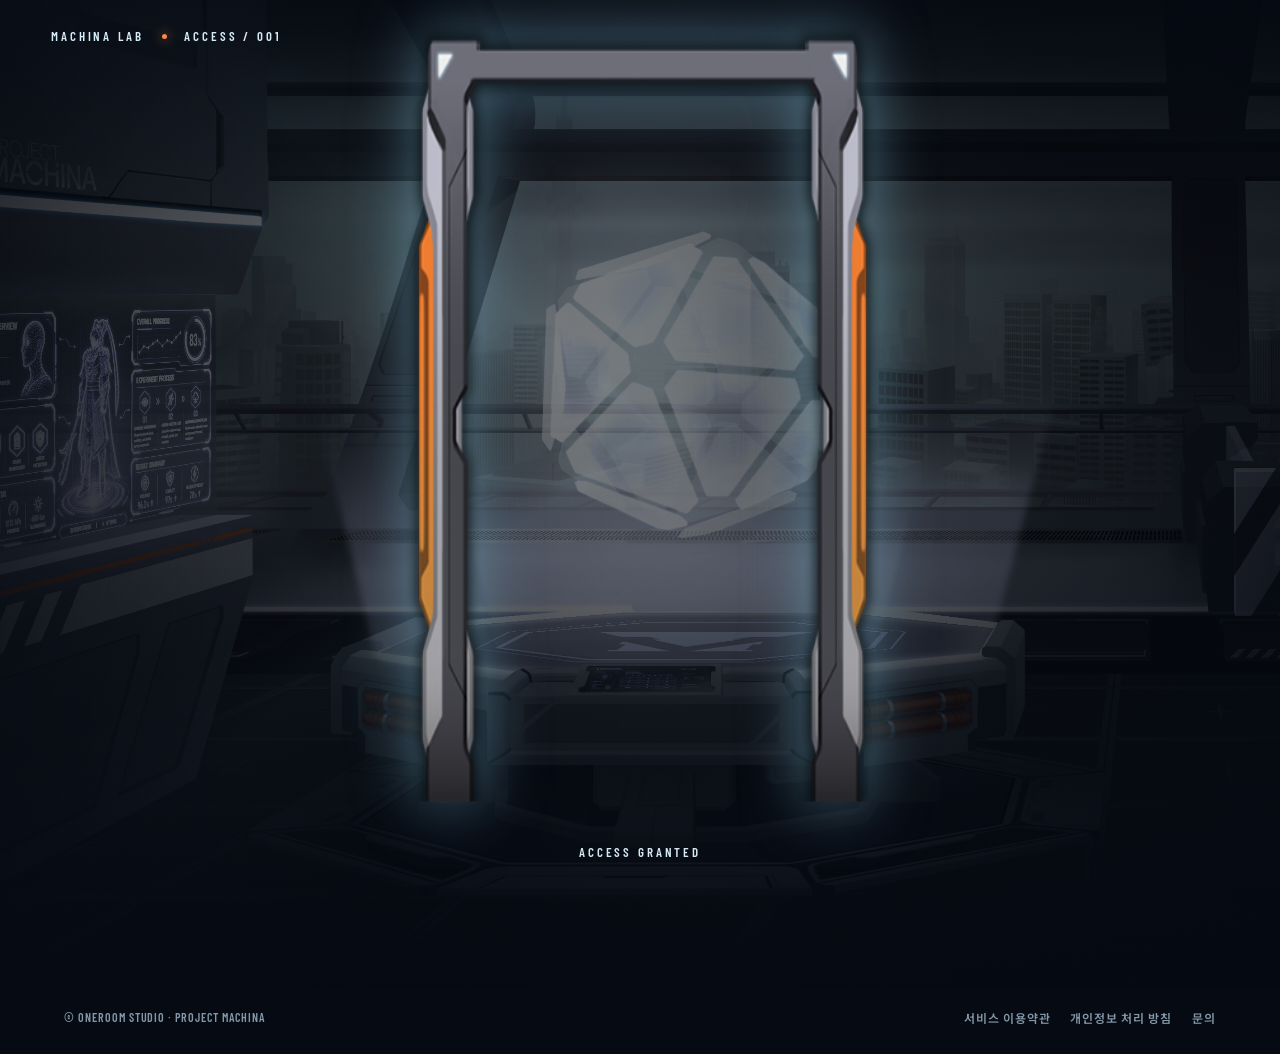
<file: index.html>
<!doctype html>
<html lang="ko">
<head>
  <meta charset="utf-8">
  <meta name="viewport" content="width=device-width, initial-scale=1">
  <meta name="theme-color" content="#080d18">
  <meta name="google-site-verification" content="Ud0TVq6FxoQUJIldXih3fmodZwzruPx28qauhJHwj6c">
  <title>프로젝트 마키나 | 지금 플레이</title>
  <meta name="description" content="연구소의 문이 열린다. 수집형 방치형 RPG 프로젝트 마키나를 Google Play에서 만나보세요. iOS 출시 알림 사전예약 접수 중.">
  <meta property="og:title" content="프로젝트 마키나 | 지금 플레이">
  <meta property="og:description" content="연구소의 문이 열린다. 지금 프로젝트 마키나의 세계로.">
  <meta property="og:image" content="https://www.orstudios.net/assets/img/market-1.jpg">
  <link rel="icon" href="assets/img/logo-machina.webp">
  <link rel="preconnect" href="https://fonts.googleapis.com">
  <link rel="preconnect" href="https://fonts.gstatic.com" crossorigin>
  <link href="https://fonts.googleapis.com/css2?family=Barlow+Condensed:wght@500;600;700;800&family=Noto+Sans+KR:wght@400;500;700;900&display=swap" rel="stylesheet">
  <link rel="preload" as="image" href="assets/img/Lobby_01_pin_fhd_2.png">
  <link rel="preload" as="image" href="assets/img/intro/player_male_illust.webp">
  <link rel="stylesheet" href="assets/campaign.css">
  <script>document.documentElement.classList.add("js")</script>
  <script src="assets/campaign.js" defer></script>
</head>
<body>
  <a class="skip-link" href="#download">다운로드로 바로 가기</a>
  <div class="site-shell">
    <main>
      <section class="scene" aria-label="프로젝트 마키나 연구소">
        <div class="scene-bg" aria-hidden="true"></div>
        <div class="scene-vignette" aria-hidden="true"></div>
        <div class="scene-rays" aria-hidden="true"></div>
        <div class="scene-flash" aria-hidden="true"></div>
        <div class="characters" aria-hidden="true">
          <img class="character character-player" src="assets/img/intro/player_male_illust.webp" alt="">
          <div class="character-guest" id="character-guest"></div>
        </div>
        <div class="doors" aria-hidden="true">
          <div class="door door-left"><img src="assets/img/L_door.png" alt=""></div>
          <div class="door door-right"><img src="assets/img/R_door.png" alt=""></div>
          <div class="door-seam"></div>
        </div>
        <div class="door-frame" aria-hidden="true"><img src="assets/img/doorframe.png" alt=""></div>
        <div class="intro-ui">
          <span class="intro-code">MACHINA LAB <i></i> ACCESS / 001</span>
          <span class="intro-status" id="intro-status">보안 게이트 개방 중</span>
        </div>
        <div class="scene-content" id="download">
          <p class="scene-overline">ONE ROOM STUDIO PRESENTS <span></span> COLLECT &amp; IDLE RPG</p>
          <h1 class="brand"><img src="assets/img/logo-machina.webp" alt="PROJECT MACHINA · 프로젝트 마키나" width="1920" height="458"></h1>
          <p class="brand-tagline">이야기 속 주인공들과의 만남</p>
          <div class="market-panel" aria-label="프로젝트 마키나 게임 소개 이미지">
            <div class="market-window" id="market-window">
              <img class="market-slide active" src="assets/img/market-1.jpg" alt="프로젝트 마키나 전투와 자동 연구" fetchpriority="high">
              <img class="market-slide" src="assets/img/market-2.jpg" alt="다양한 보스에 도전하는 프로젝트 마키나" loading="lazy">
              <img class="market-slide" src="assets/img/market-3.jpg" alt="리미트 테스트, 코어 분석, 코어 디펜스" loading="lazy">
              <img class="market-slide" src="assets/img/market-4.jpg" alt="마키나 성장과 장비 시스템" loading="lazy">
              <img class="market-slide" src="assets/img/market-5.jpg" alt="스토리와 캐릭터를 만나는 프로젝트 마키나" loading="lazy">
              <img class="market-slide" src="assets/img/market-6.jpg" alt="다양한 동료와 함께하는 프로젝트 마키나" loading="lazy">
            </div>
            <div class="market-controls">
              <span class="panel-label">EXPERIMENT RECORD <b id="slide-number">01</b> / 06</span>
              <div class="market-dots" aria-label="배너 선택"></div>
              <div class="market-arrows"><button type="button" id="slide-prev" aria-label="이전 배너">←</button><button type="button" id="slide-next" aria-label="다음 배너">→</button></div>
            </div>
            <div class="market-timer" aria-hidden="true"><span></span></div>
          </div>
          <div class="store-actions">
            <a class="store-button android" href="https://play.google.com/store/apps/details?id=com.orstudio.Pmachina&amp;pcampaignid=web_share" target="_blank" rel="noopener noreferrer">
              <svg viewBox="0 0 24 24" aria-hidden="true"><path fill="#34a853" d="M3.6 1.8 13.8 12 3.6 22.2c-.4-.2-.6-.6-.6-1.1V2.9c0-.5.2-.9.6-1.1Z"/><path fill="#fbbc04" d="m17.2 8.6-3.4 3.4 3.4 3.4 3.8-2.2c.8-.5.8-1.9 0-2.4l-3.8-2.2Z"/><path fill="#4285f4" d="M3.6 1.8c.3-.2.8-.2 1.2 0l12.4 6.8-3.4 3.4L3.6 1.8Z"/><path fill="#ea4335" d="m13.8 12 3.4 3.4-12.4 6.8c-.4.2-.9.2-1.2 0L13.8 12Z"/></svg>
              <span><small>지금 플레이</small><strong>Google Play</strong></span><b aria-hidden="true">↗</b>
            </a>
            <button class="store-button ios" type="button" id="ios-toggle" aria-expanded="false" aria-controls="ios-reservation">
              <svg viewBox="0 0 24 24" aria-hidden="true"><path fill="currentColor" d="M16.4 12.7c0-2.6 2.1-3.8 2.2-3.9-1.2-1.8-3.1-2-3.7-2-1.6-.2-3.1.9-3.9.9-.8 0-2-.9-3.4-.9-1.7 0-3.3 1-4.2 2.6-1.8 3.1-.5 7.7 1.3 10.2.8 1.2 1.8 2.6 3.1 2.6 1.3-.1 1.7-.8 3.3-.8 1.5 0 1.9.8 3.3.8 1.4 0 2.2-1.3 3-2.5 1-1.4 1.3-2.7 1.4-2.8-.1 0-2.6-1-2.4-4.2ZM13.9 5.1c.7-.8 1.2-2 1-3.1-1 0-2.2.7-2.9 1.5-.6.7-1.2 1.9-1 3 1.1.1 2.2-.6 2.9-1.4Z"/></svg>
              <span><small>10월 중 오픈 예정</small><strong>iOS 사전예약</strong></span><b aria-hidden="true">⌄</b>
            </button>
          </div>
          <div class="reservation" id="ios-reservation" hidden>
            <form id="ios-form" action="https://docs.google.com/forms/d/e/1FAIpQLSfv54ZTvAfOYo8kwQytRsmWUeG_VRS2t_Kp4L-P0YA4iBBMJg/formResponse" method="POST">
              <div class="reservation-heading"><div><span class="small-label">IOS / EARLY ACCESS</span><h2>출시 알림 사전예약</h2></div><p>앱스토어 오픈 소식을 이메일로 알려드립니다.</p></div>
              <div class="email-row"><label for="reservation-email" class="sr-only">이메일 주소</label><input id="reservation-email" type="email" name="entry.1000022" placeholder="이메일 주소를 입력하세요" autocomplete="email" required><button type="submit">사전예약 신청 <span aria-hidden="true">↗</span></button></div>
              <label class="consent"><input type="checkbox" name="entry.846997345" value="개인정보 처리 방침 이용 동의" required><span>[필수] <a href="more/개인정보-처리-방침/" target="_blank" rel="noopener noreferrer">개인정보 처리 방침</a> 이용 동의</span></label>
              <label class="consent"><input type="checkbox" name="entry.825085978" value="서비스 이용 약관 동의" required><span>[필수] <a href="more/서비스-이용약관/" target="_blank" rel="noopener noreferrer">서비스 이용 약관</a> 이용 동의</span></label>
              <details class="terms"><summary>개인정보 수집·이용 내용 보기</summary><ul><li>수집 항목: 이메일</li><li>수집 목적: 프로젝트 마키나 iOS 출시 소식 이메일 발송</li><li>보유 기간: 출시 안내 발송 후 지체 없이 파기 (동의 철회 시 즉시 파기)</li><li>동의를 거부할 수 있으며, 거부 시 사전예약 및 출시 안내를 받을 수 없습니다.</li><li>동의 철회 문의: <a href="mailto:management1423@orstudios.net">management1423@orstudios.net</a></li></ul></details>
              <p class="form-status" role="status" aria-live="polite"></p>
            </form>
          </div>
        </div>
      </section>
    </main>
    <footer class="footer"><span>© ONEROOM STUDIO · PROJECT MACHINA</span><div><a href="more/서비스-이용약관/">서비스 이용약관</a><a href="more/개인정보-처리-방침/">개인정보 처리 방침</a><a href="mailto:management1423@orstudios.net">문의</a></div></footer>
  </div>
</body>
</html>
</file>
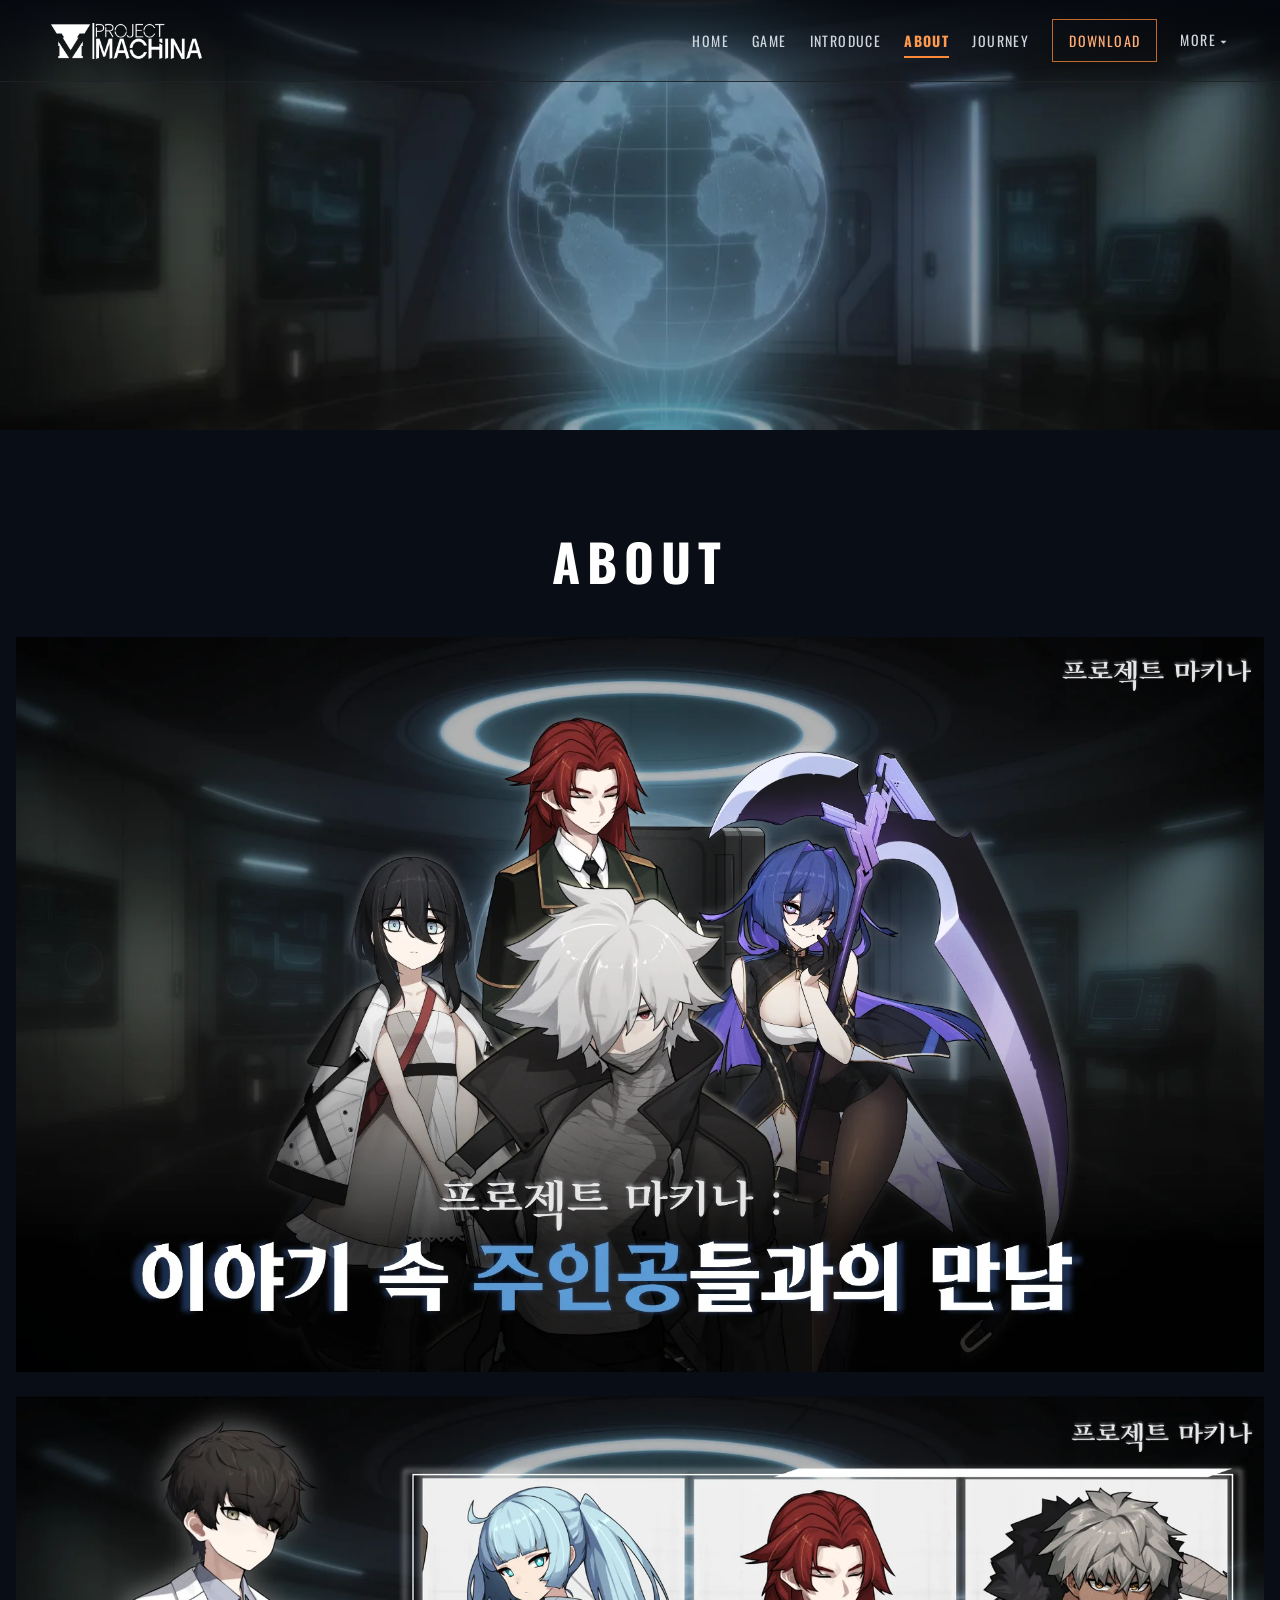
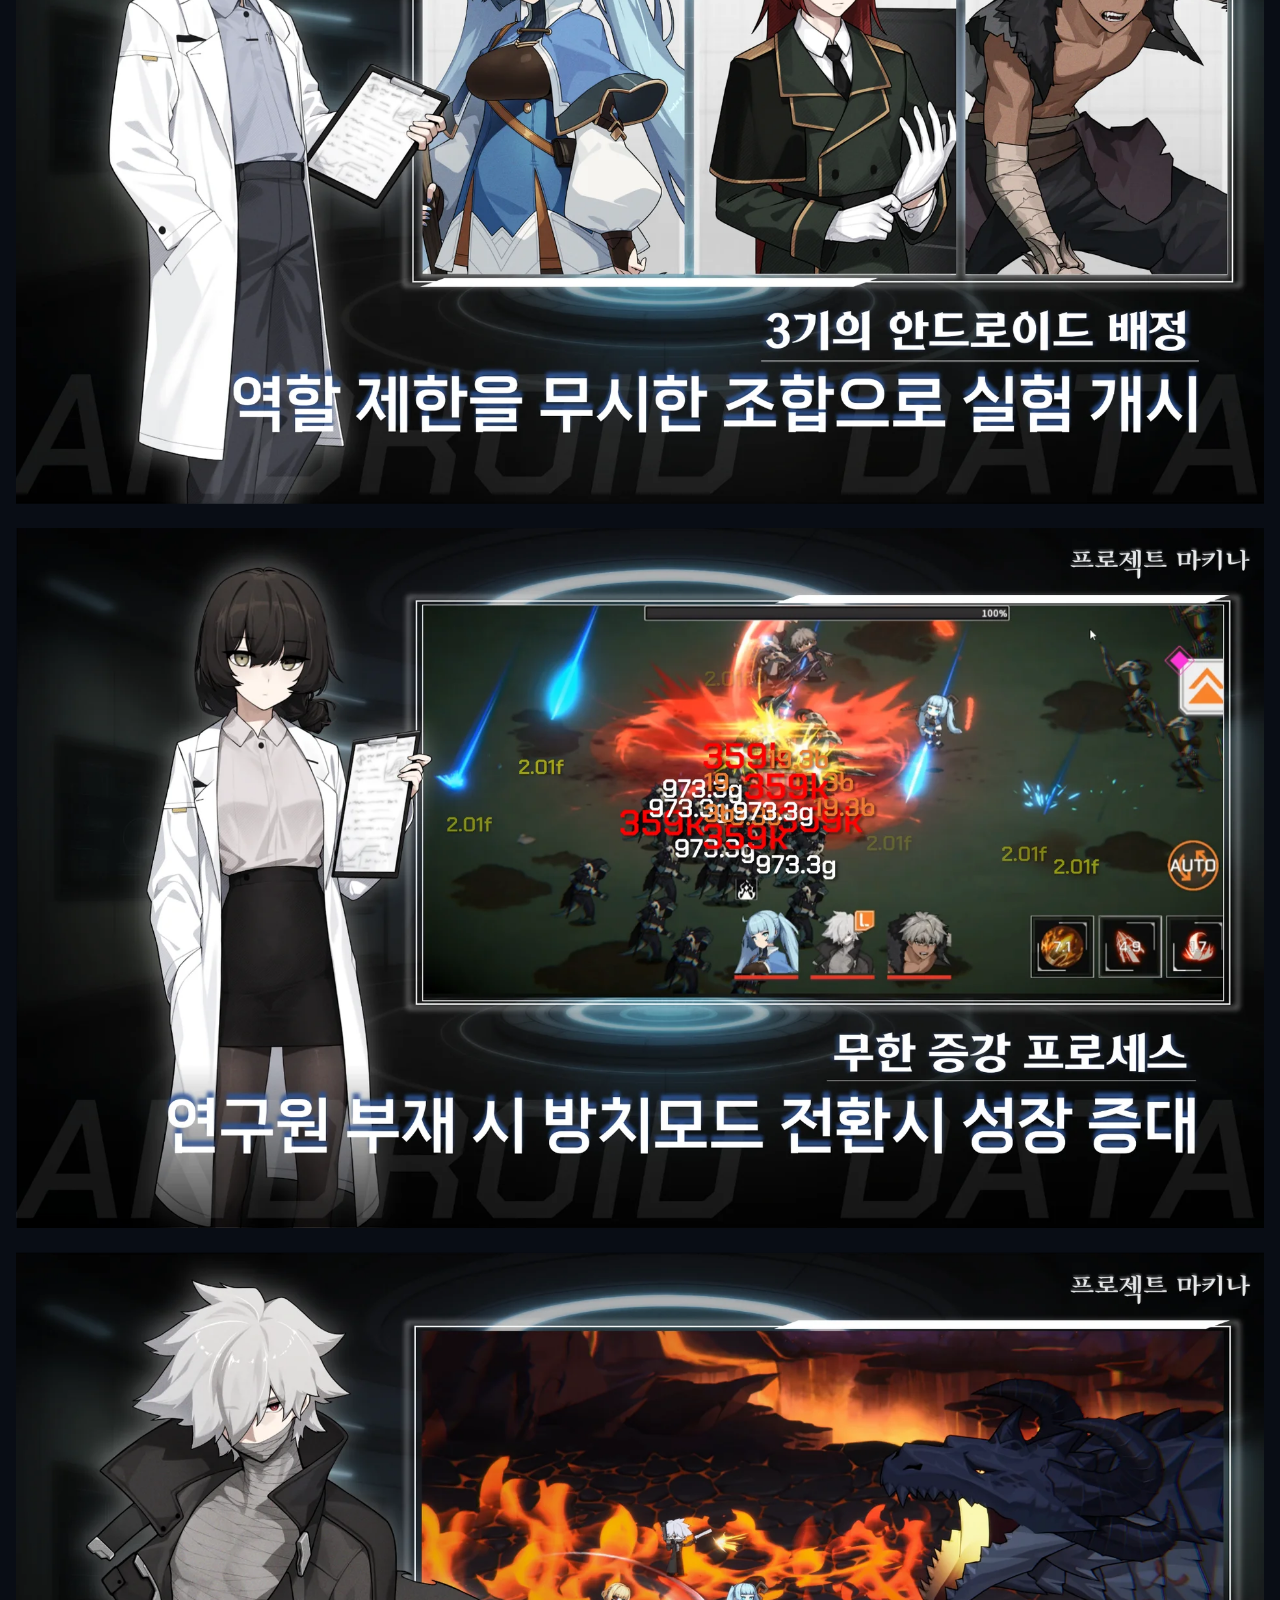
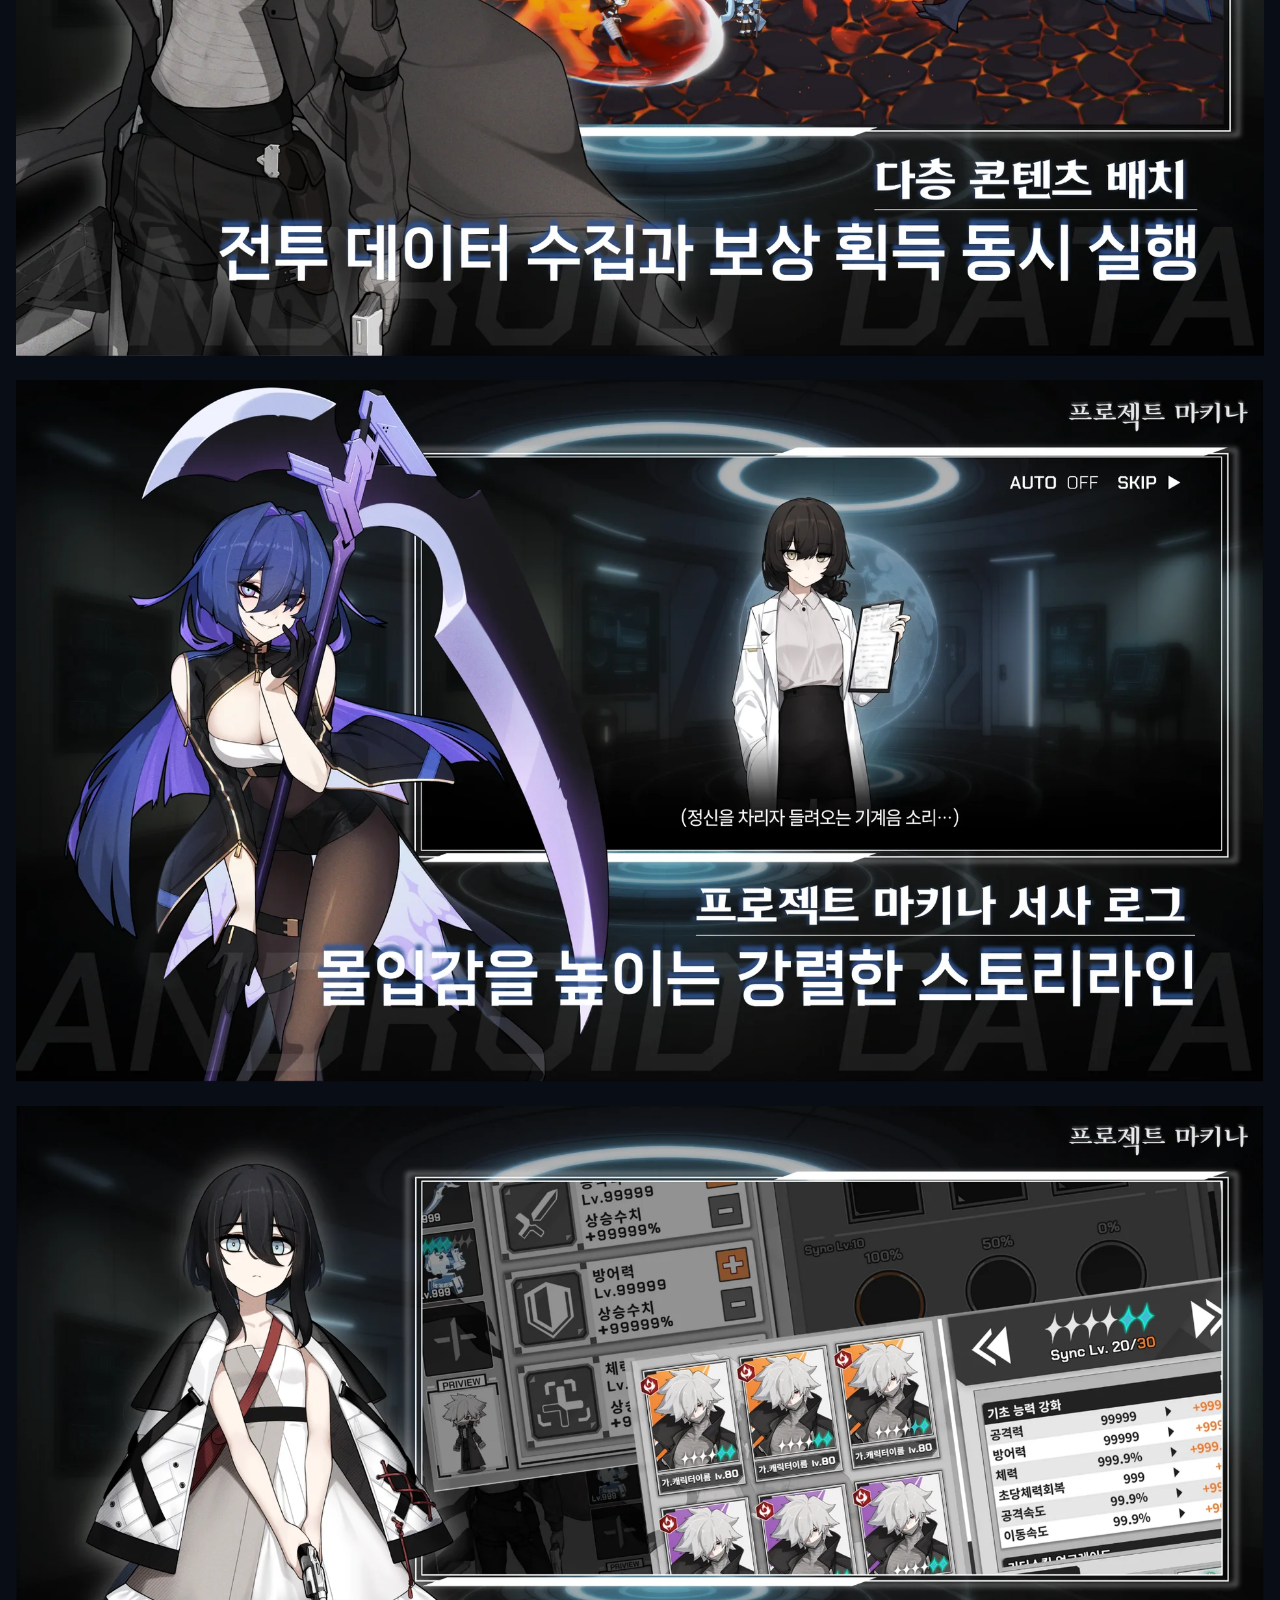
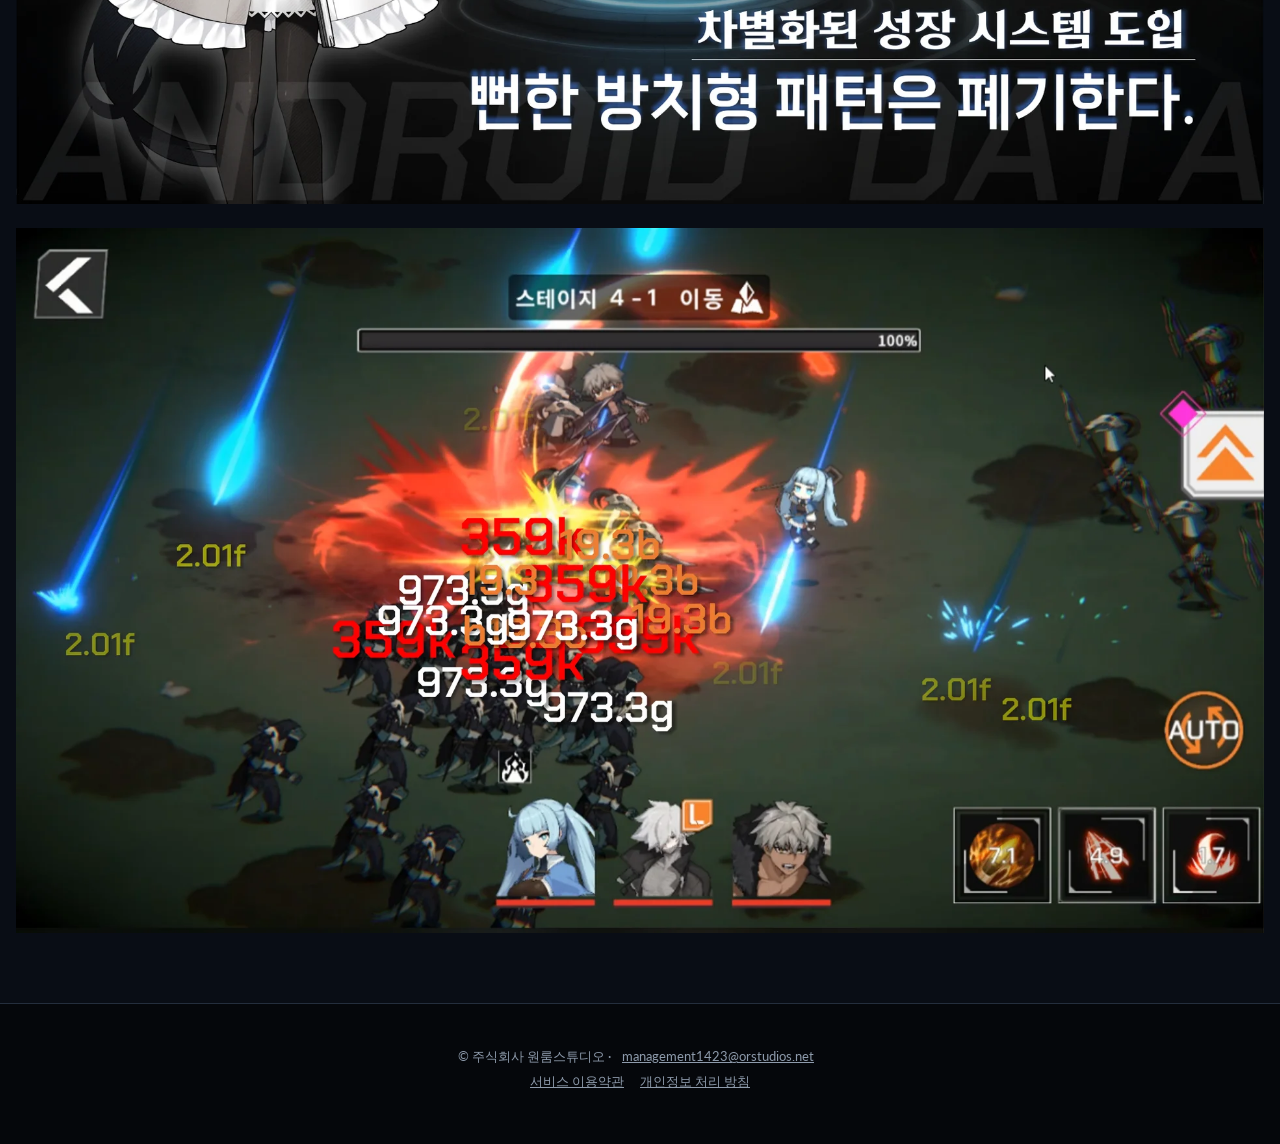
<file: about/index.html>
<!doctype html>
<html lang="ko">
<head>
    <meta charset="utf-8">
    <meta name="viewport" content="width=device-width, initial-scale=1">
    <meta name="google-site-verification" content="Ud0TVq6FxoQUJIldXih3fmodZwzruPx28qauhJHwj6c">
    <title>ABOUT | PROJECT MACHINA</title>
    <meta name="description" content="수집형 방치형 RPG &lt;프로젝트 마키나&gt; 공식 홈페이지 | 원룸스튜디오">
    <meta property="og:title" content="ABOUT | PROJECT MACHINA">
    <meta property="og:description" content="수집형 방치형 RPG &lt;프로젝트 마키나&gt; 공식 홈페이지 | 원룸스튜디오">
    <meta property="og:image" content="https://www.orstudios.net/assets/img/home-banner.webp">
    <link rel="icon" href="/assets/img/logo-machina.webp">
    <link rel="preconnect" href="https://fonts.googleapis.com">
    <link rel="preconnect" href="https://fonts.gstatic.com" crossorigin>
    <link rel="stylesheet" href="https://fonts.googleapis.com/css2?family=Lato:wght@400;700&family=Oswald:wght@700&display=swap">
    <link rel="stylesheet" href="/assets/style.css">
</head>
<body class="on-hero">
    <header class="site-header">
        <a class="logo" href="/" aria-label="PROJECT MACHINA 홈"><img src="/assets/img/logo-machina.webp" alt="PROJECT MACHINA" width="134" height="32"></a>
        <nav aria-label="주 메뉴">
            <ul>
                <li><a href="/">HOME</a></li>
                <li><a href="/game/">GAME</a></li>
                <li><a href="/introduce/">INTRODUCE</a></li>
                <li><a href="/about/" aria-current="page">ABOUT</a></li>
                <li><a href="/journey/">JOURNEY</a></li>
                <li><a href="/download/">DOWNLOAD</a></li>
                <li>
                    <details class="dropdown">
                        <summary>MORE</summary>
                        <ul>
                        <li><a href="/more/로그아웃-및-계정-삭제-안내/">로그아웃 및 계정 삭제 안내</a></li>
                        <li><a href="/more/개인정보-수집-및-이용동의/">개인정보 수집 및 이용동의</a></li>
                        <li><a href="/more/개인정보-처리-방침/">개인정보 처리 방침</a></li>
                        <li><a href="/more/서비스-이용약관/">서비스 이용약관</a></li>
                        </ul>
                    </details>
                </li>
            </ul>
        </nav>
    </header>
    <main>
        <div class="hero" role="img" aria-label="프로젝트 마키나 배경"></div>
        <section class="section dark">
            <h1 class="page-title">ABOUT</h1>
            <div class="inner stack">
                <img src="/assets/img/about-1.webp" alt="프로젝트 마키나 게임 소개 이미지 1" width="1902" height="1121">
                <img src="/assets/img/about-2.webp" alt="프로젝트 마키나 게임 소개 이미지 2" width="1920" height="1088" loading="lazy">
                <img src="/assets/img/about-3.webp" alt="프로젝트 마키나 게임 소개 이미지 3" width="1920" height="1078" loading="lazy">
                <img src="/assets/img/about-4.webp" alt="프로젝트 마키나 게임 소개 이미지 4" width="1920" height="1083" loading="lazy">
                <img src="/assets/img/about-5.webp" alt="프로젝트 마키나 게임 소개 이미지 5" width="1920" height="1080" loading="lazy">
                <img src="/assets/img/about-6.webp" alt="프로젝트 마키나 게임 소개 이미지 6" width="1920" height="1073" loading="lazy">
                <img src="/assets/img/about-7.webp" alt="프로젝트 마키나 게임 소개 이미지 7" width="1920" height="1085" loading="lazy">
            </div>
        </section>
    </main>
    <footer class="site-footer">
        <p>© 주식회사 원룸스튜디오 · <a href="mailto:management1423@orstudios.net">management1423@orstudios.net</a></p>
        <p><a href="/more/서비스-이용약관/">서비스 이용약관</a><a href="/more/개인정보-처리-방침/">개인정보 처리 방침</a></p>
    </footer>
</body>
</html>
</file>
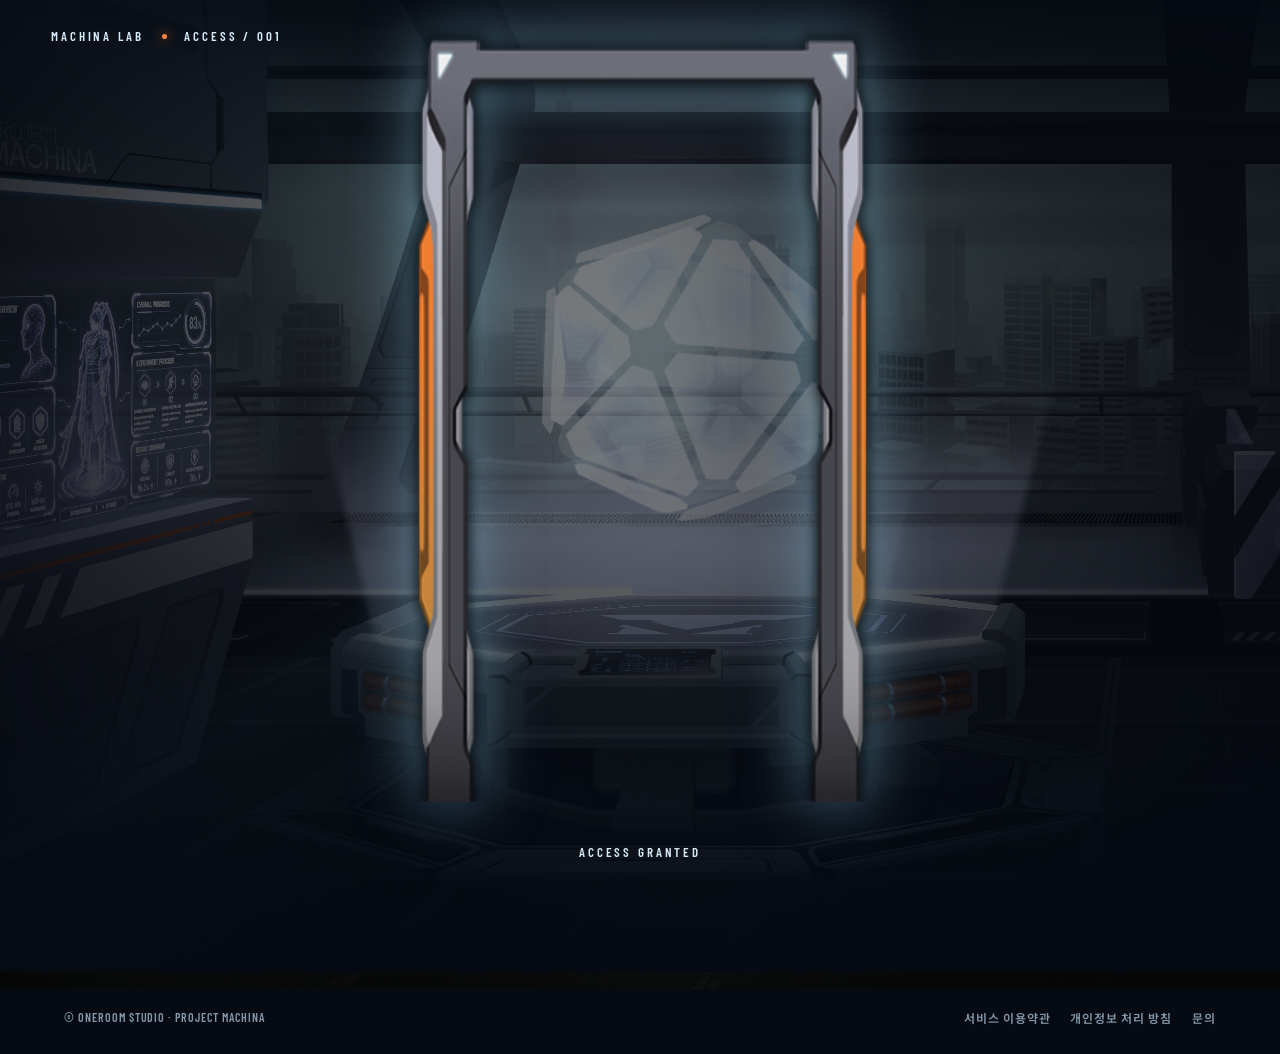
<file: download/index.html>
<!doctype html>
<html lang="ko">
<head>
  <meta charset="utf-8">
  <meta name="viewport" content="width=device-width, initial-scale=1">
  <title>프로젝트 마키나 다운로드</title>
  <meta name="robots" content="noindex,follow">
  <script>
    const android = /Android/i.test(navigator.userAgent) && !/Windows Phone/i.test(navigator.userAgent);
    const fromSite = document.referrer.startsWith(location.origin);
    if (android && !fromSite) location.replace('https://play.google.com/store/apps/details?id=com.orstudio.Pmachina&pcampaignid=web_share');
    else location.replace('../#download');
  </script>
</head>
<body><p><a href="../#download">프로젝트 마키나 다운로드 및 iOS 사전예약</a></p></body>
</html>
</file>
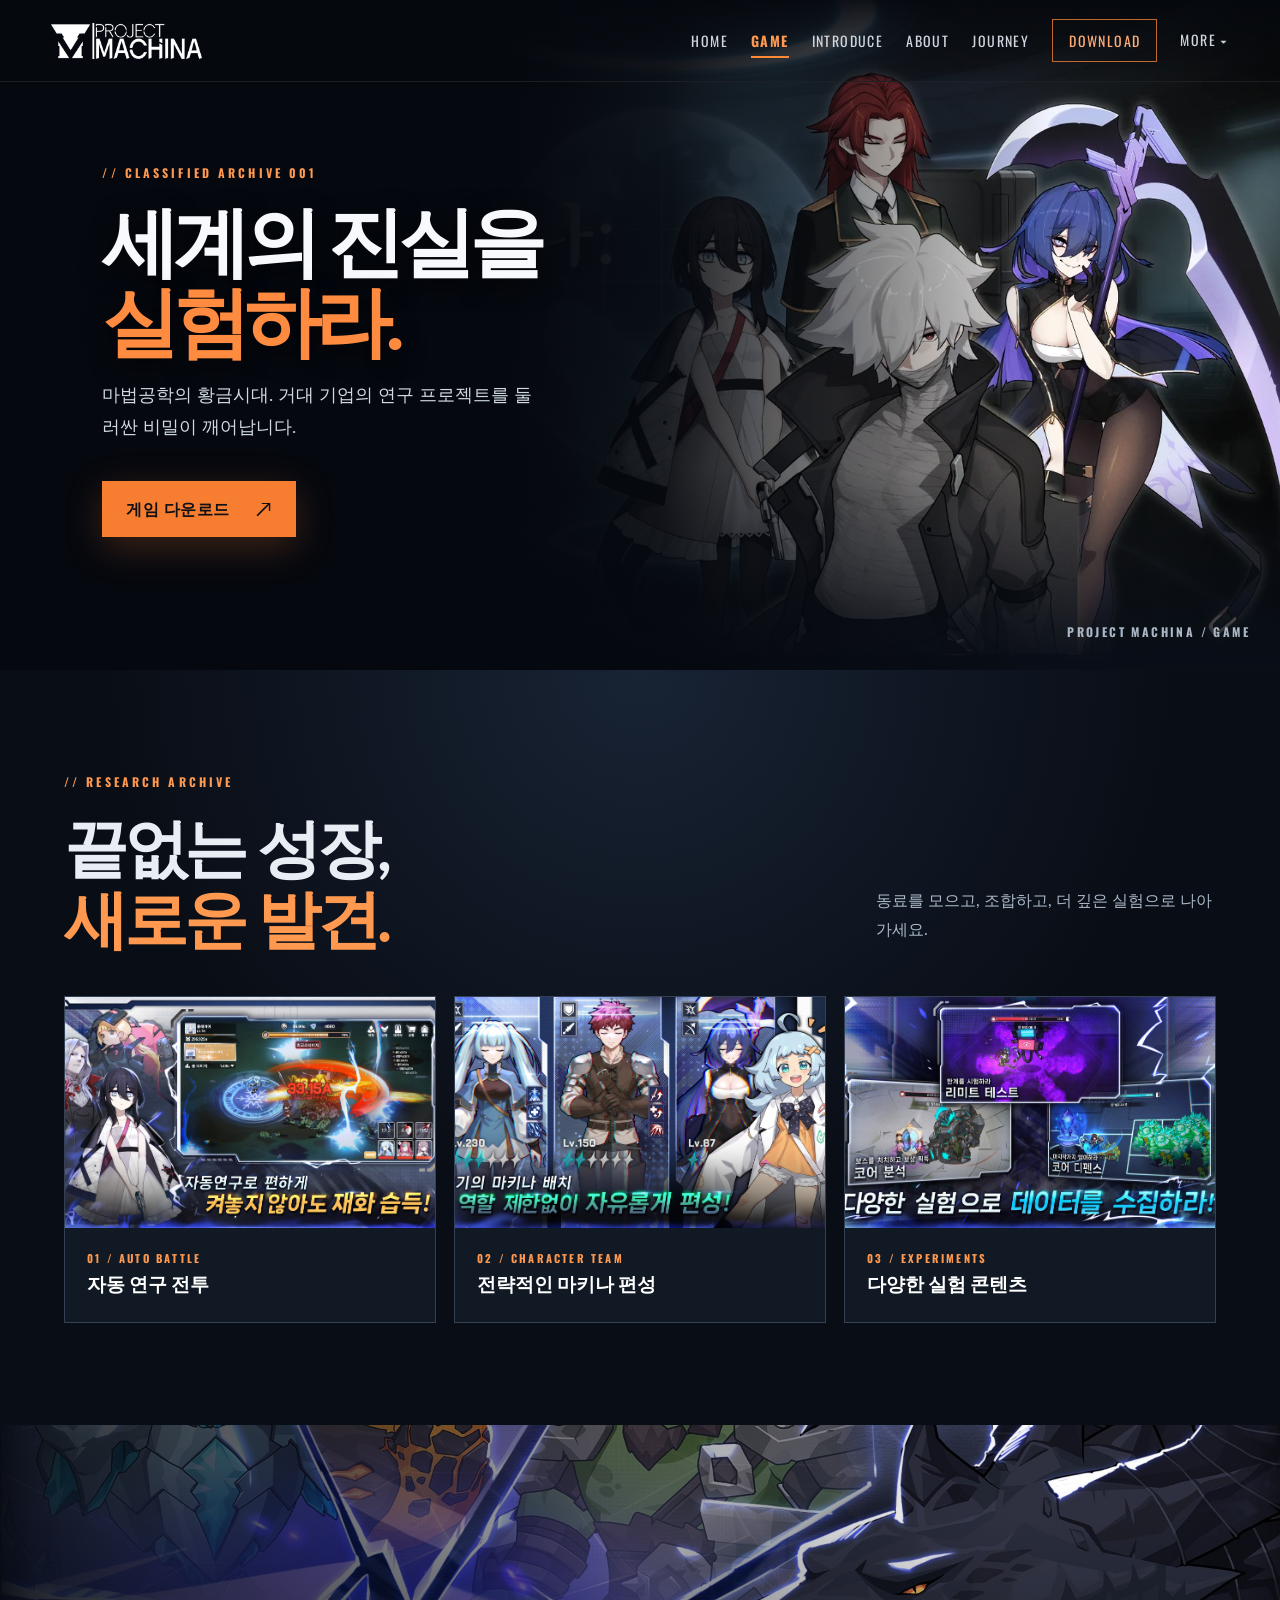
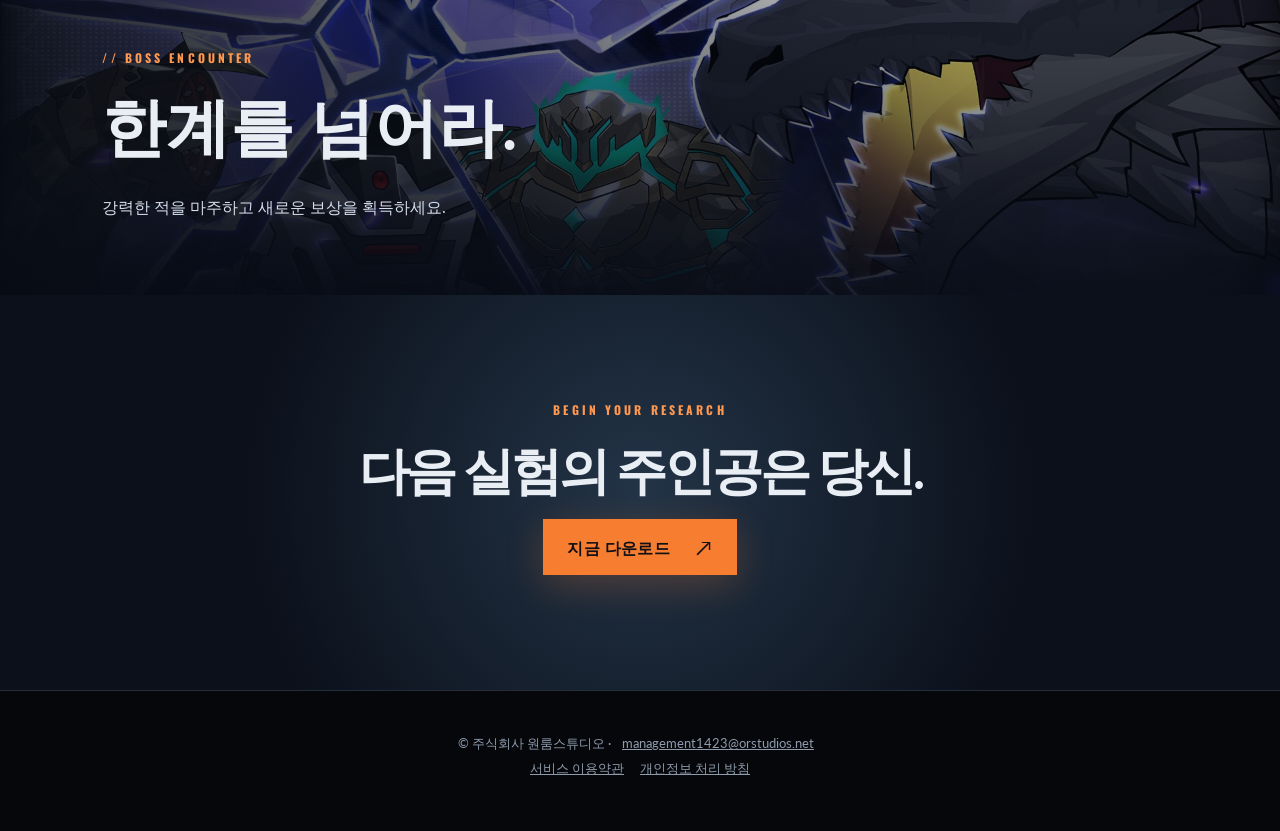
<file: game/index.html>
<!doctype html>
<html lang="ko">
<head>
    <meta charset="utf-8">
    <meta name="viewport" content="width=device-width, initial-scale=1">
    <meta name="google-site-verification" content="Ud0TVq6FxoQUJIldXih3fmodZwzruPx28qauhJHwj6c">
    <title>GAME | PROJECT MACHINA</title>
    <meta name="description" content="수집형 방치형 RPG &lt;프로젝트 마키나&gt; 공식 홈페이지 | 원룸스튜디오">
    <meta property="og:title" content="GAME | PROJECT MACHINA">
    <meta property="og:description" content="수집형 방치형 RPG &lt;프로젝트 마키나&gt; 공식 홈페이지 | 원룸스튜디오">
    <meta property="og:image" content="https://www.orstudios.net/assets/img/home-banner.webp">
    <link rel="icon" href="/assets/img/logo-machina.webp">
    <link rel="preconnect" href="https://fonts.googleapis.com">
    <link rel="preconnect" href="https://fonts.gstatic.com" crossorigin>
    <link rel="stylesheet" href="https://fonts.googleapis.com/css2?family=Lato:wght@400;700&family=Oswald:wght@700&display=swap">
    <link rel="stylesheet" href="/assets/style.css">
</head>
<body class="on-hero">
    <div class="entry-sequence">
        <div class="entry-noise"></div><div class="entry-label">MACHINA LAB // ACCESS GRANTED</div>
        <div class="entry-doorway"><div class="entry-light"></div><img class="entry-panel entry-panel-left" src="/assets/img/L_door.png" alt=""><img class="entry-panel entry-panel-right" src="/assets/img/R_door.png" alt=""><img class="entry-frame" src="/assets/img/doorframe.png" alt=""></div>
        <div class="entry-status">보안 게이트 개방 중 <span>///</span></div><button class="entry-skip" type="button" aria-label="인트로 건너뛰기">SKIP INTRO ↗</button>
    </div>
    <header class="site-header">
        <a class="logo" href="/" aria-label="PROJECT MACHINA 홈"><img src="/assets/img/logo-machina.webp" alt="PROJECT MACHINA" width="134" height="32"></a>
        <nav aria-label="주 메뉴">
            <ul>
                <li><a href="/">HOME</a></li>
                <li><a href="/game/" aria-current="page">GAME</a></li>
                <li><a href="/introduce/">INTRODUCE</a></li>
                <li><a href="/about/">ABOUT</a></li>
                <li><a href="/journey/">JOURNEY</a></li>
                <li><a href="/download/">DOWNLOAD</a></li>
                <li>
                    <details class="dropdown">
                        <summary>MORE</summary>
                        <ul>
                        <li><a href="/more/로그아웃-및-계정-삭제-안내/">로그아웃 및 계정 삭제 안내</a></li>
                        <li><a href="/more/개인정보-수집-및-이용동의/">개인정보 수집 및 이용동의</a></li>
                        <li><a href="/more/개인정보-처리-방침/">개인정보 처리 방침</a></li>
                        <li><a href="/more/서비스-이용약관/">서비스 이용약관</a></li>
                        </ul>
                    </details>
                </li>
            </ul>
        </nav>
    </header>
    <main>
        <section class="sub-hero game-sub-hero"><div class="sub-hero-content"><p class="eyebrow">// CLASSIFIED ARCHIVE 001</p><h1>세계의 진실을<br><em>실험하라.</em></h1><p>마법공학의 황금시대. 거대 기업의 연구 프로젝트를 둘러싼 비밀이 깨어납니다.</p><a class="button button-primary" href="/download/">게임 다운로드 <span aria-hidden="true">↗</span></a></div><span class="sub-hero-index">PROJECT MACHINA / GAME</span></section>
        <section class="feature-section game-features"><div class="section-heading"><p class="eyebrow">// RESEARCH ARCHIVE</p><h2>끝없는 성장,<br><strong>새로운 발견.</strong></h2><p>동료를 모으고, 조합하고, 더 깊은 실험으로 나아가세요.</p></div><div class="feature-grid"><article class="feature-card"><img src="/assets/img/market-1.jpg" alt="자동 전투 장면" loading="lazy"><span class="feature-meta">01 / AUTO BATTLE</span><span class="feature-title">자동 연구 전투</span></article><article class="feature-card"><img src="/assets/img/market-6.jpg" alt="캐릭터 팀 편성 장면" loading="lazy"><span class="feature-meta">02 / CHARACTER TEAM</span><span class="feature-title">전략적인 마키나 편성</span></article><article class="feature-card"><img src="/assets/img/market-3.jpg" alt="다양한 실험 콘텐츠" loading="lazy"><span class="feature-meta">03 / EXPERIMENTS</span><span class="feature-title">다양한 실험 콘텐츠</span></article></div></section>
        <section class="wide-promo"><img src="/assets/img/market-2.jpg" alt="다양한 보스 몬스터와 전투" loading="lazy"><div><p class="eyebrow">// BOSS ENCOUNTER</p><h2>한계를 넘어라.</h2><p>강력한 적을 마주하고 새로운 보상을 획득하세요.</p></div></section>
        <section class="final-cta"><p class="eyebrow">BEGIN YOUR RESEARCH</p><h2>다음 실험의 주인공은 당신.</h2><a class="button button-primary" href="/download/">지금 다운로드 <span aria-hidden="true">↗</span></a></section>
    </main>
    <script src="/assets/entry.js" defer></script>
    <footer class="site-footer">
        <p>© 주식회사 원룸스튜디오 · <a href="mailto:management1423@orstudios.net">management1423@orstudios.net</a></p>
        <p><a href="/more/서비스-이용약관/">서비스 이용약관</a><a href="/more/개인정보-처리-방침/">개인정보 처리 방침</a></p>
    </footer>
</body>
</html>
</file>
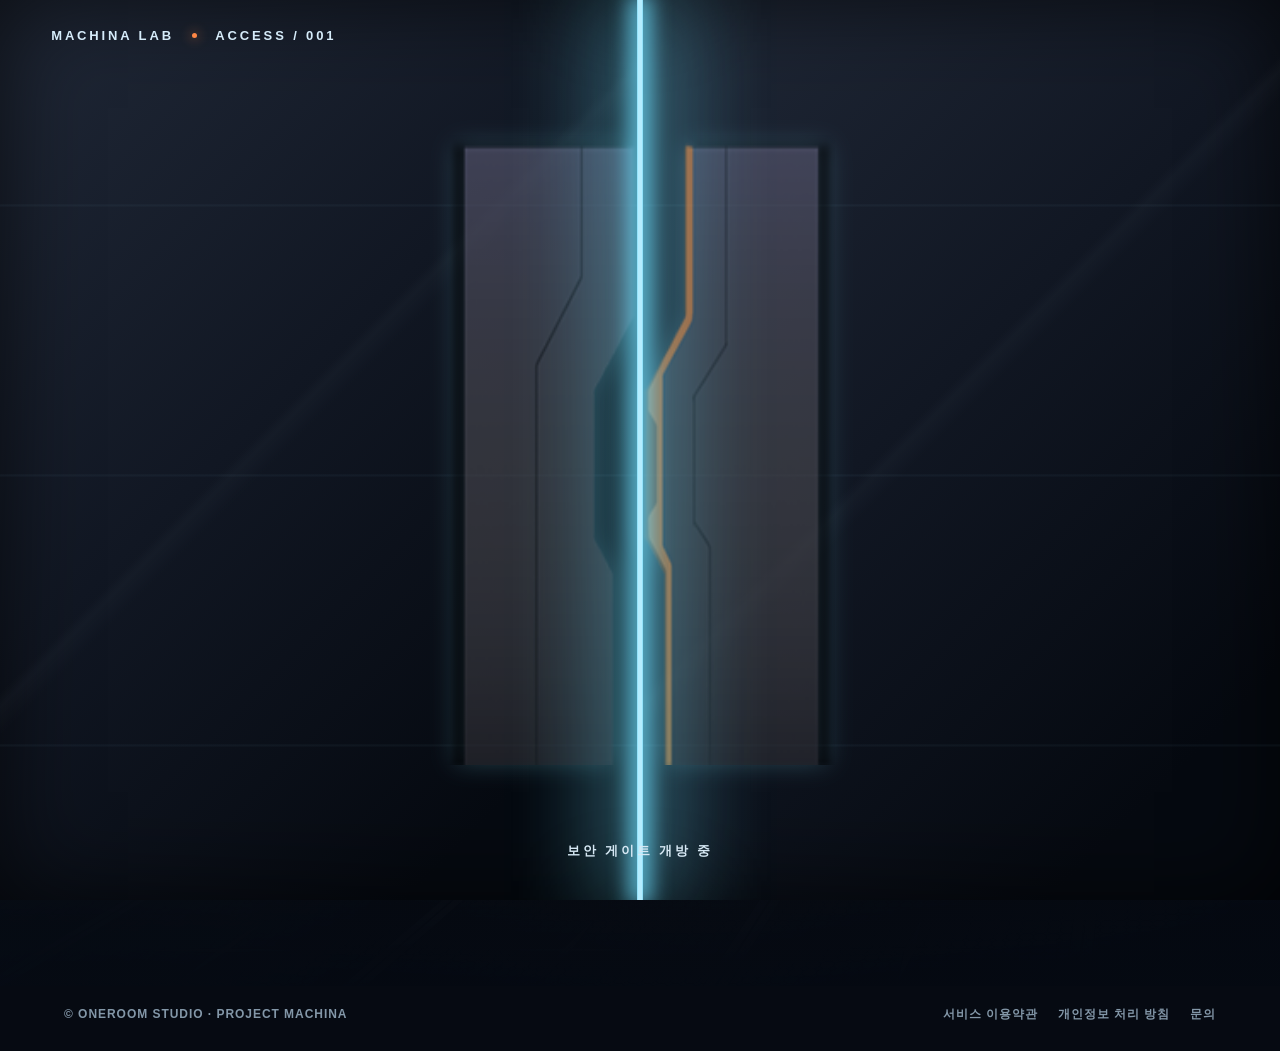
<file: home/index.html>
<!doctype html>
<html lang="ko">
<head>
    <meta charset="utf-8">
    <title>HOME | PROJECT MACHINA</title>
    <link rel="canonical" href="/">
    <meta http-equiv="refresh" content="0; url=/">
</head>
<body>
    <a href="/">홈으로 이동</a>
</body>
</html>
</file>
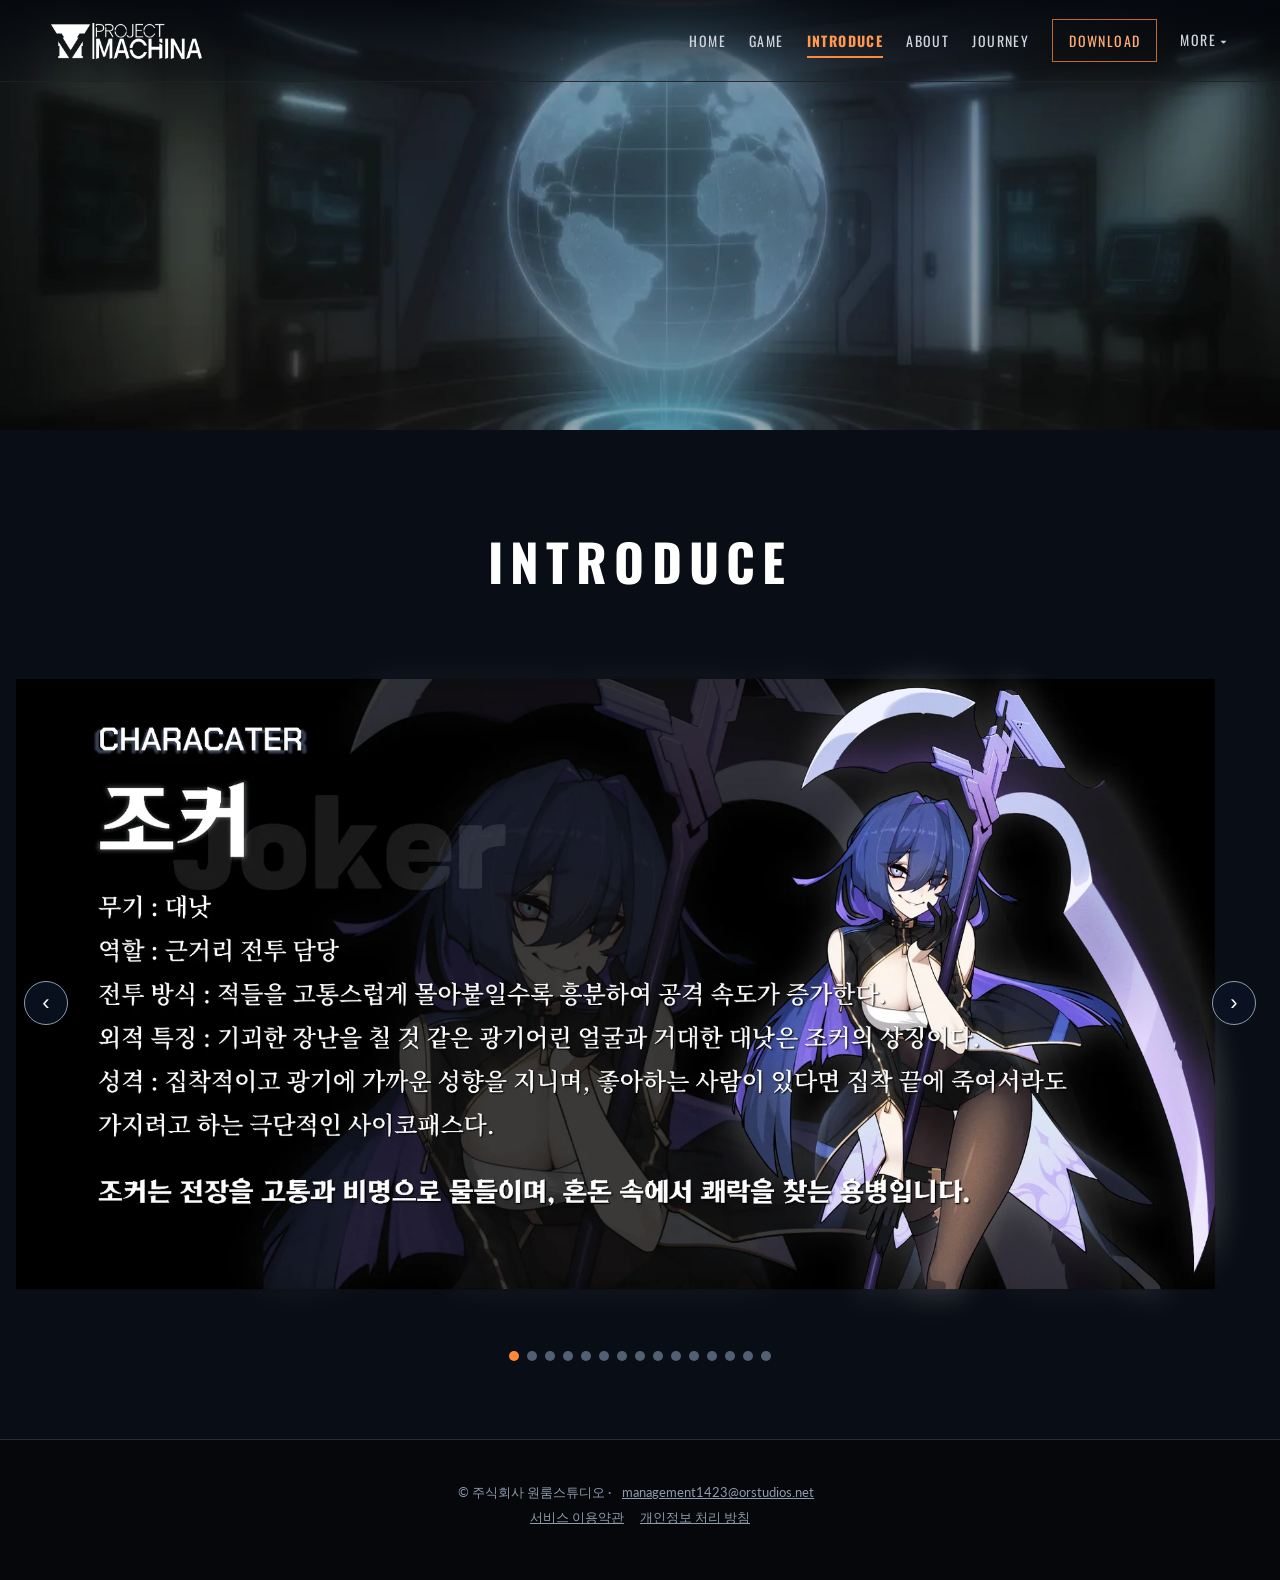
<file: introduce/index.html>
<!doctype html>
<html lang="ko">
<head>
    <meta charset="utf-8">
    <meta name="viewport" content="width=device-width, initial-scale=1">
    <meta name="google-site-verification" content="Ud0TVq6FxoQUJIldXih3fmodZwzruPx28qauhJHwj6c">
    <title>INTRODUCE | PROJECT MACHINA</title>
    <meta name="description" content="수집형 방치형 RPG &lt;프로젝트 마키나&gt; 공식 홈페이지 | 원룸스튜디오">
    <meta property="og:title" content="INTRODUCE | PROJECT MACHINA">
    <meta property="og:description" content="수집형 방치형 RPG &lt;프로젝트 마키나&gt; 공식 홈페이지 | 원룸스튜디오">
    <meta property="og:image" content="https://www.orstudios.net/assets/img/home-banner.webp">
    <link rel="icon" href="/assets/img/logo-machina.webp">
    <link rel="preconnect" href="https://fonts.googleapis.com">
    <link rel="preconnect" href="https://fonts.gstatic.com" crossorigin>
    <link rel="stylesheet" href="https://fonts.googleapis.com/css2?family=Lato:wght@400;700&family=Oswald:wght@700&display=swap">
    <link rel="stylesheet" href="/assets/style.css">
</head>
<body class="on-hero">
    <header class="site-header">
        <a class="logo" href="/" aria-label="PROJECT MACHINA 홈"><img src="/assets/img/logo-machina.webp" alt="PROJECT MACHINA" width="134" height="32"></a>
        <nav aria-label="주 메뉴">
            <ul>
                <li><a href="/">HOME</a></li>
                <li><a href="/game/">GAME</a></li>
                <li><a href="/introduce/" aria-current="page">INTRODUCE</a></li>
                <li><a href="/about/">ABOUT</a></li>
                <li><a href="/journey/">JOURNEY</a></li>
                <li><a href="/download/">DOWNLOAD</a></li>
                <li>
                    <details class="dropdown">
                        <summary>MORE</summary>
                        <ul>
                        <li><a href="/more/로그아웃-및-계정-삭제-안내/">로그아웃 및 계정 삭제 안내</a></li>
                        <li><a href="/more/개인정보-수집-및-이용동의/">개인정보 수집 및 이용동의</a></li>
                        <li><a href="/more/개인정보-처리-방침/">개인정보 처리 방침</a></li>
                        <li><a href="/more/서비스-이용약관/">서비스 이용약관</a></li>
                        </ul>
                    </details>
                </li>
            </ul>
        </nav>
    </header>
    <main>
        <div class="hero" role="img" aria-label="프로젝트 마키나 배경"></div>
        <section class="section dark">
            <h1 class="page-title">INTRODUCE</h1>
            <div class="inner carousel" aria-roledescription="carousel" aria-label="캐릭터 소개">
                <div class="track" tabindex="0">
                    <img src="/assets/img/character-01.webp" alt="캐릭터 소개 1" width="1920" height="1058">
                    <img src="/assets/img/character-02.webp" alt="캐릭터 소개 2" width="1920" height="1031" loading="lazy">
                    <img src="/assets/img/character-03.webp" alt="캐릭터 소개 3" width="1920" height="1047" loading="lazy">
                    <img src="/assets/img/character-04.webp" alt="캐릭터 소개 4" width="1920" height="1047" loading="lazy">
                    <img src="/assets/img/character-05.webp" alt="캐릭터 소개 5" width="1920" height="1010" loading="lazy">
                    <img src="/assets/img/character-06.webp" alt="캐릭터 소개 6" width="1920" height="1042" loading="lazy">
                    <img src="/assets/img/character-07.webp" alt="캐릭터 소개 7" width="1920" height="1048" loading="lazy">
                    <img src="/assets/img/character-08.webp" alt="캐릭터 소개 8" width="1920" height="1050" loading="lazy">
                    <img src="/assets/img/character-09.webp" alt="캐릭터 소개 9" width="1920" height="1026" loading="lazy">
                    <img src="/assets/img/character-10.webp" alt="캐릭터 소개 10" width="1920" height="1065" loading="lazy">
                    <img src="/assets/img/character-11.webp" alt="캐릭터 소개 11" width="1920" height="1028" loading="lazy">
                    <img src="/assets/img/character-12.webp" alt="캐릭터 소개 12" width="1920" height="1068" loading="lazy">
                    <img src="/assets/img/character-13.webp" alt="캐릭터 소개 13" width="1920" height="1026" loading="lazy">
                    <img src="/assets/img/character-14.webp" alt="캐릭터 소개 14" width="1920" height="1028" loading="lazy">
                    <img src="/assets/img/character-15.webp" alt="캐릭터 소개 15" width="1920" height="1065" loading="lazy">
                </div>
                <button class="arrow prev" type="button" aria-label="이전">‹</button>
                <button class="arrow next" type="button" aria-label="다음">›</button>
                <div class="dots"></div>
            </div>
        </section>
        <script>
            // 스크롤 스냅 캐러셀: 화살표/점은 track 스크롤만 움직인다.
            (function ()
            {
                const track = document.querySelector('.carousel .track');
                const slides = [...track.children];
                const dots = document.querySelector('.carousel .dots');
                const go = i =>
                {
                    track.scrollTo({ left: track.clientWidth * ((i + slides.length) % slides.length), behavior: 'smooth' });
                };
                const current = () => Math.round(track.scrollLeft / track.clientWidth);
                slides.forEach((_, i) =>
                {
                    const b = document.createElement('button');
                    b.type = 'button';
                    b.setAttribute('aria-label', (i + 1) + '번째 캐릭터');
                    b.onclick = () => go(i);
                    dots.appendChild(b);
                });
                const sync = () =>
                {
                    [...dots.children].forEach((d, i) => d.setAttribute('aria-current', i === current()));
                };
                track.addEventListener('scroll', sync, { passive: true });
                document.querySelector('.carousel .prev').onclick = () => go(current() - 1);
                document.querySelector('.carousel .next').onclick = () => go(current() + 1);
                sync();
            })();
        </script>
    </main>
    <footer class="site-footer">
        <p>© 주식회사 원룸스튜디오 · <a href="mailto:management1423@orstudios.net">management1423@orstudios.net</a></p>
        <p><a href="/more/서비스-이용약관/">서비스 이용약관</a><a href="/more/개인정보-처리-방침/">개인정보 처리 방침</a></p>
    </footer>
</body>
</html>
</file>
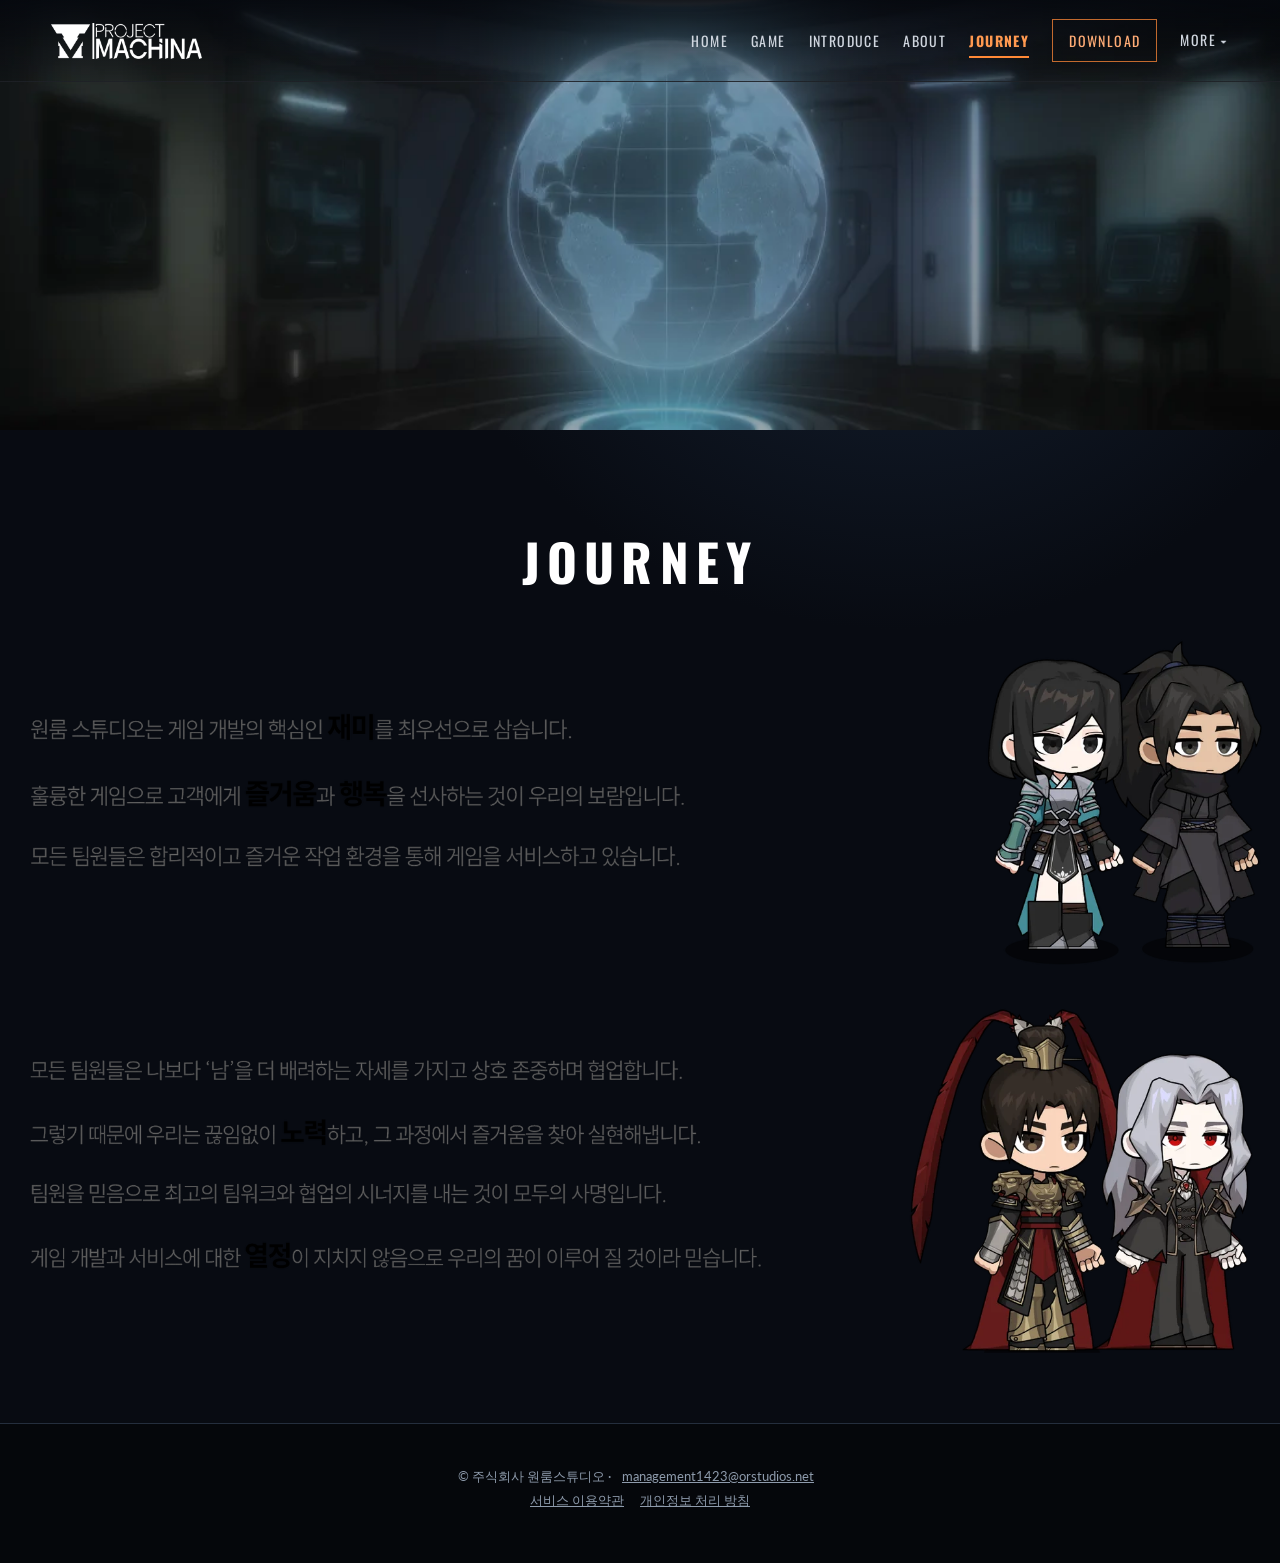
<file: journey/index.html>
<!doctype html>
<html lang="ko">
<head>
    <meta charset="utf-8">
    <meta name="viewport" content="width=device-width, initial-scale=1">
    <meta name="google-site-verification" content="Ud0TVq6FxoQUJIldXih3fmodZwzruPx28qauhJHwj6c">
    <title>JOURNEY | PROJECT MACHINA</title>
    <meta name="description" content="수집형 방치형 RPG &lt;프로젝트 마키나&gt; 공식 홈페이지 | 원룸스튜디오">
    <meta property="og:title" content="JOURNEY | PROJECT MACHINA">
    <meta property="og:description" content="수집형 방치형 RPG &lt;프로젝트 마키나&gt; 공식 홈페이지 | 원룸스튜디오">
    <meta property="og:image" content="https://www.orstudios.net/assets/img/home-banner.webp">
    <link rel="icon" href="/assets/img/logo-machina.webp">
    <link rel="preconnect" href="https://fonts.googleapis.com">
    <link rel="preconnect" href="https://fonts.gstatic.com" crossorigin>
    <link rel="stylesheet" href="https://fonts.googleapis.com/css2?family=Lato:wght@400;700&family=Oswald:wght@700&display=swap">
    <link rel="stylesheet" href="/assets/style.css">
</head>
<body class="on-hero">
    <header class="site-header">
        <a class="logo" href="/" aria-label="PROJECT MACHINA 홈"><img src="/assets/img/logo-machina.webp" alt="PROJECT MACHINA" width="134" height="32"></a>
        <nav aria-label="주 메뉴">
            <ul>
                <li><a href="/">HOME</a></li>
                <li><a href="/game/">GAME</a></li>
                <li><a href="/introduce/">INTRODUCE</a></li>
                <li><a href="/about/">ABOUT</a></li>
                <li><a href="/journey/" aria-current="page">JOURNEY</a></li>
                <li><a href="/download/">DOWNLOAD</a></li>
                <li>
                    <details class="dropdown">
                        <summary>MORE</summary>
                        <ul>
                        <li><a href="/more/로그아웃-및-계정-삭제-안내/">로그아웃 및 계정 삭제 안내</a></li>
                        <li><a href="/more/개인정보-수집-및-이용동의/">개인정보 수집 및 이용동의</a></li>
                        <li><a href="/more/개인정보-처리-방침/">개인정보 처리 방침</a></li>
                        <li><a href="/more/서비스-이용약관/">서비스 이용약관</a></li>
                        </ul>
                    </details>
                </li>
            </ul>
        </nav>
    </header>
    <main>
        <div class="hero" role="img" aria-label="프로젝트 마키나 배경"></div>
        <section class="section">
            <h1 class="page-title">JOURNEY</h1>
            <div class="inner stack">
                <img src="/assets/img/journey-1.webp" alt="원룸 스튜디오는 게임 개발의 핵심인 재미를 최우선으로 삼습니다. 훌륭한 게임으로 고객에게 즐거움과 행복을 선사하는 것이 우리의 보람입니다. 모든 팀원들은 합리적이고 즐거운 작업 환경을 통해 게임을 서비스하고 있습니다." width="1920" height="506">
                <img src="/assets/img/journey-2.webp" alt="모든 팀원들은 나보다 '남'을 더 배려하는 자세를 가지고 상호 존중하며 협업합니다. 그렇기 때문에 우리는 끊임없이 노력하고, 그 과정에서 즐거움을 찾아 실현해냅니다. 팀원을 믿음으로 최고의 팀워크와 협업의 시너지를 내는 것이 모두의 사명입니다. 게임 개발과 서비스에 대한 열정이 지치지 않음으로 우리의 꿈이 이루어 질 것이라 믿습니다." width="1920" height="558" loading="lazy">
            </div>
        </section>
    </main>
    <footer class="site-footer">
        <p>© 주식회사 원룸스튜디오 · <a href="mailto:management1423@orstudios.net">management1423@orstudios.net</a></p>
        <p><a href="/more/서비스-이용약관/">서비스 이용약관</a><a href="/more/개인정보-처리-방침/">개인정보 처리 방침</a></p>
    </footer>
</body>
</html>
</file>
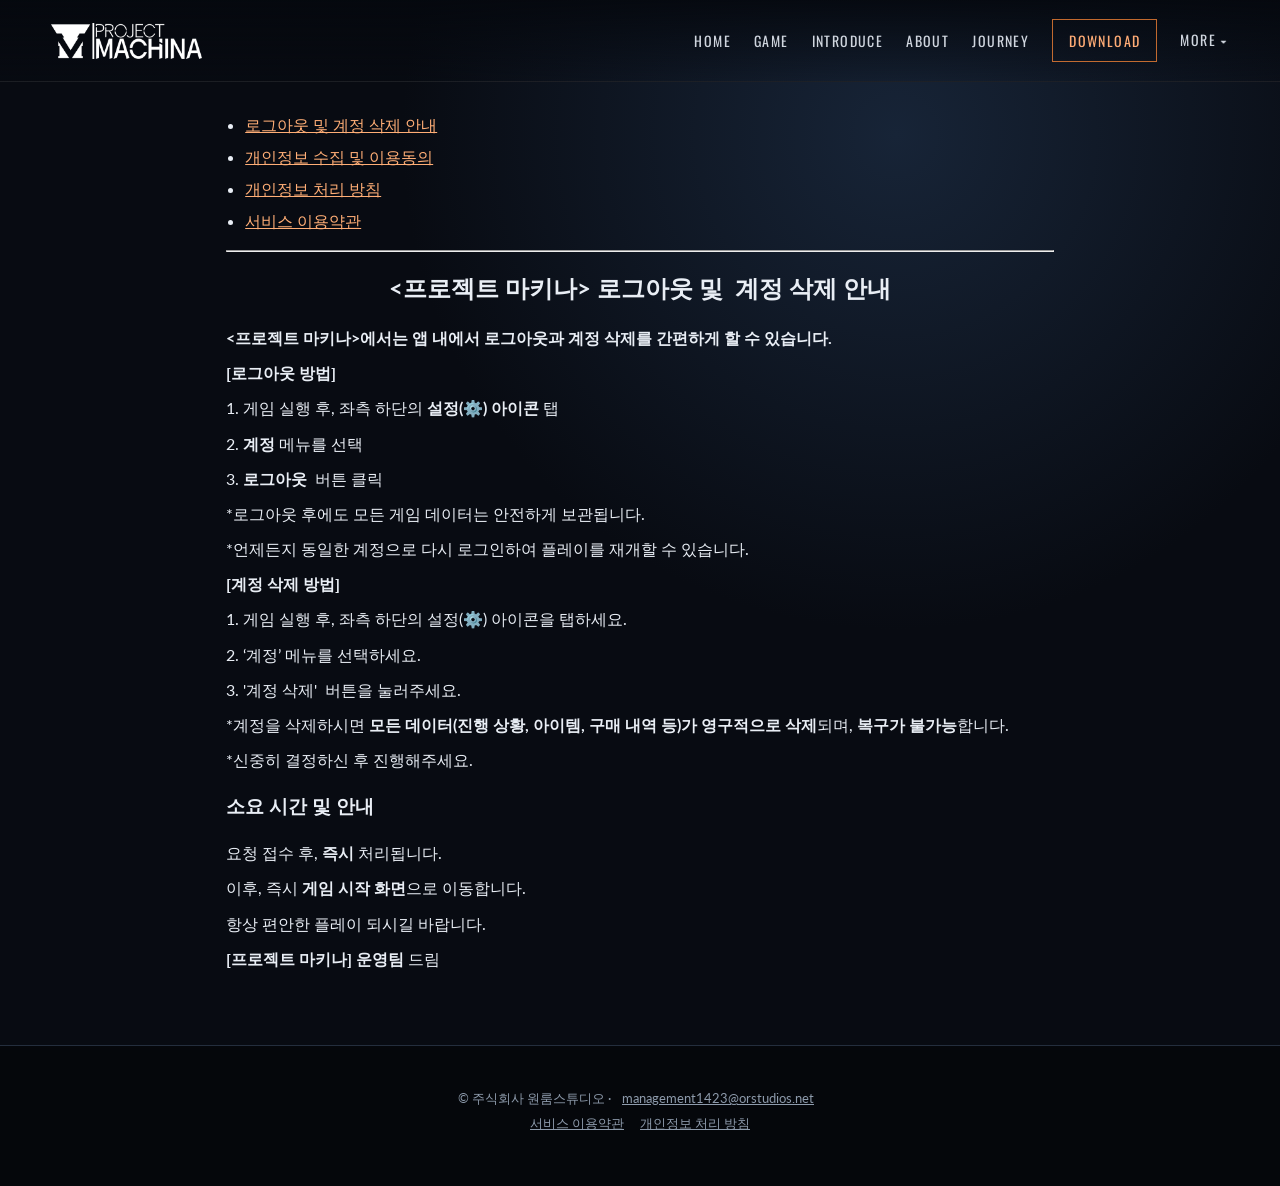
<file: more/index.html>
<!doctype html>
<html lang="ko">
<head>
    <meta charset="utf-8">
    <meta name="viewport" content="width=device-width, initial-scale=1">
    <meta name="google-site-verification" content="Ud0TVq6FxoQUJIldXih3fmodZwzruPx28qauhJHwj6c">
    <title>MORE | PROJECT MACHINA</title>
    <meta name="description" content="수집형 방치형 RPG &lt;프로젝트 마키나&gt; 공식 홈페이지 | 원룸스튜디오">
    <meta property="og:title" content="MORE | PROJECT MACHINA">
    <meta property="og:description" content="수집형 방치형 RPG &lt;프로젝트 마키나&gt; 공식 홈페이지 | 원룸스튜디오">
    <meta property="og:image" content="https://www.orstudios.net/assets/img/home-banner.webp">
    <link rel="icon" href="/assets/img/logo-machina.webp">
    <link rel="preconnect" href="https://fonts.googleapis.com">
    <link rel="preconnect" href="https://fonts.gstatic.com" crossorigin>
    <link rel="stylesheet" href="https://fonts.googleapis.com/css2?family=Lato:wght@400;700&family=Oswald:wght@700&display=swap">
    <link rel="stylesheet" href="/assets/style.css">
</head>
<body>
    <header class="site-header">
        <a class="logo" href="/" aria-label="PROJECT MACHINA 홈"><img src="/assets/img/logo-machina.webp" alt="PROJECT MACHINA" width="134" height="32"></a>
        <nav aria-label="주 메뉴">
            <ul>
                <li><a href="/">HOME</a></li>
                <li><a href="/game/">GAME</a></li>
                <li><a href="/introduce/">INTRODUCE</a></li>
                <li><a href="/about/">ABOUT</a></li>
                <li><a href="/journey/">JOURNEY</a></li>
                <li><a href="/download/">DOWNLOAD</a></li>
                <li>
                    <details class="dropdown">
                        <summary aria-current="page">MORE</summary>
                        <ul>
                        <li><a href="/more/로그아웃-및-계정-삭제-안내/">로그아웃 및 계정 삭제 안내</a></li>
                        <li><a href="/more/개인정보-수집-및-이용동의/">개인정보 수집 및 이용동의</a></li>
                        <li><a href="/more/개인정보-처리-방침/">개인정보 처리 방침</a></li>
                        <li><a href="/more/서비스-이용약관/">서비스 이용약관</a></li>
                        </ul>
                    </details>
                </li>
            </ul>
        </nav>
    </header>
    <main>
        <article class="doc">
            <ul class="doc-list">
                <li><a href="/more/로그아웃-및-계정-삭제-안내/">로그아웃 및 계정 삭제 안내</a></li>
                <li><a href="/more/개인정보-수집-및-이용동의/">개인정보 수집 및 이용동의</a></li>
                <li><a href="/more/개인정보-처리-방침/">개인정보 처리 방침</a></li>
                <li><a href="/more/서비스-이용약관/">서비스 이용약관</a></li>
            </ul>
            <hr>
            <h1 class="center"><strong>&lt;프로젝트 마키나&gt; 로그아웃 및  계정 삭제 안내</strong></h1>
            <p><strong>&lt;프로젝트 마키나&gt;에서는 앱 내에서 로그아웃과 계정 삭제를 간편하게 할 수 있습니다.</strong></p>
            <p><strong>[로그아웃 방법]</strong></p>
            <p>1. 게임 실행 후, 좌측 하단의 <strong>설정(⚙️) 아이콘</strong> 탭</p>
            <p>2. <strong>계정</strong> 메뉴를 선택</p>
            <p>3. <strong>로그아웃</strong>  버튼 클릭</p>
            <p>*로그아웃 후에도 모든 게임 데이터는 안전하게 보관됩니다.</p>
            <p>*언제든지 동일한 계정으로 다시 로그인하여 플레이를 재개할 수 있습니다.</p>
            <p><strong>[계정 삭제 방법]</strong></p>
            <p>1. 게임 실행 후, 좌측 하단의 설정(⚙️) 아이콘을 탭하세요.</p>
            <p>2. ‘계정’ 메뉴를 선택하세요.</p>
            <p>3. &#39;계정 삭제&#39;  버튼을 눌러주세요.</p>
            <p>*계정을 삭제하시면 <strong>모든 데이터(진행 상황, 아이템, 구매 내역 등)가 영구적으로 삭제</strong>되며, <strong>복구가 불가능</strong>합니다.</p>
            <p>*신중히 결정하신 후 진행해주세요.</p>
            <h3><strong>소요 시간 및 안내</strong></h3>
            <p>요청 접수 후, <strong>즉시</strong> 처리됩니다.</p>
            <p>이후, 즉시 <strong>게임 시작 화면</strong>으로 이동합니다.</p>
            <p>항상 편안한 플레이 되시길 바랍니다.</p>
            <p><strong>[프로젝트 마키나] 운영팀</strong> 드림</p>
        </article>
    </main>
    <footer class="site-footer">
        <p>© 주식회사 원룸스튜디오 · <a href="mailto:management1423@orstudios.net">management1423@orstudios.net</a></p>
        <p><a href="/more/서비스-이용약관/">서비스 이용약관</a><a href="/more/개인정보-처리-방침/">개인정보 처리 방침</a></p>
    </footer>
</body>
</html>
</file>
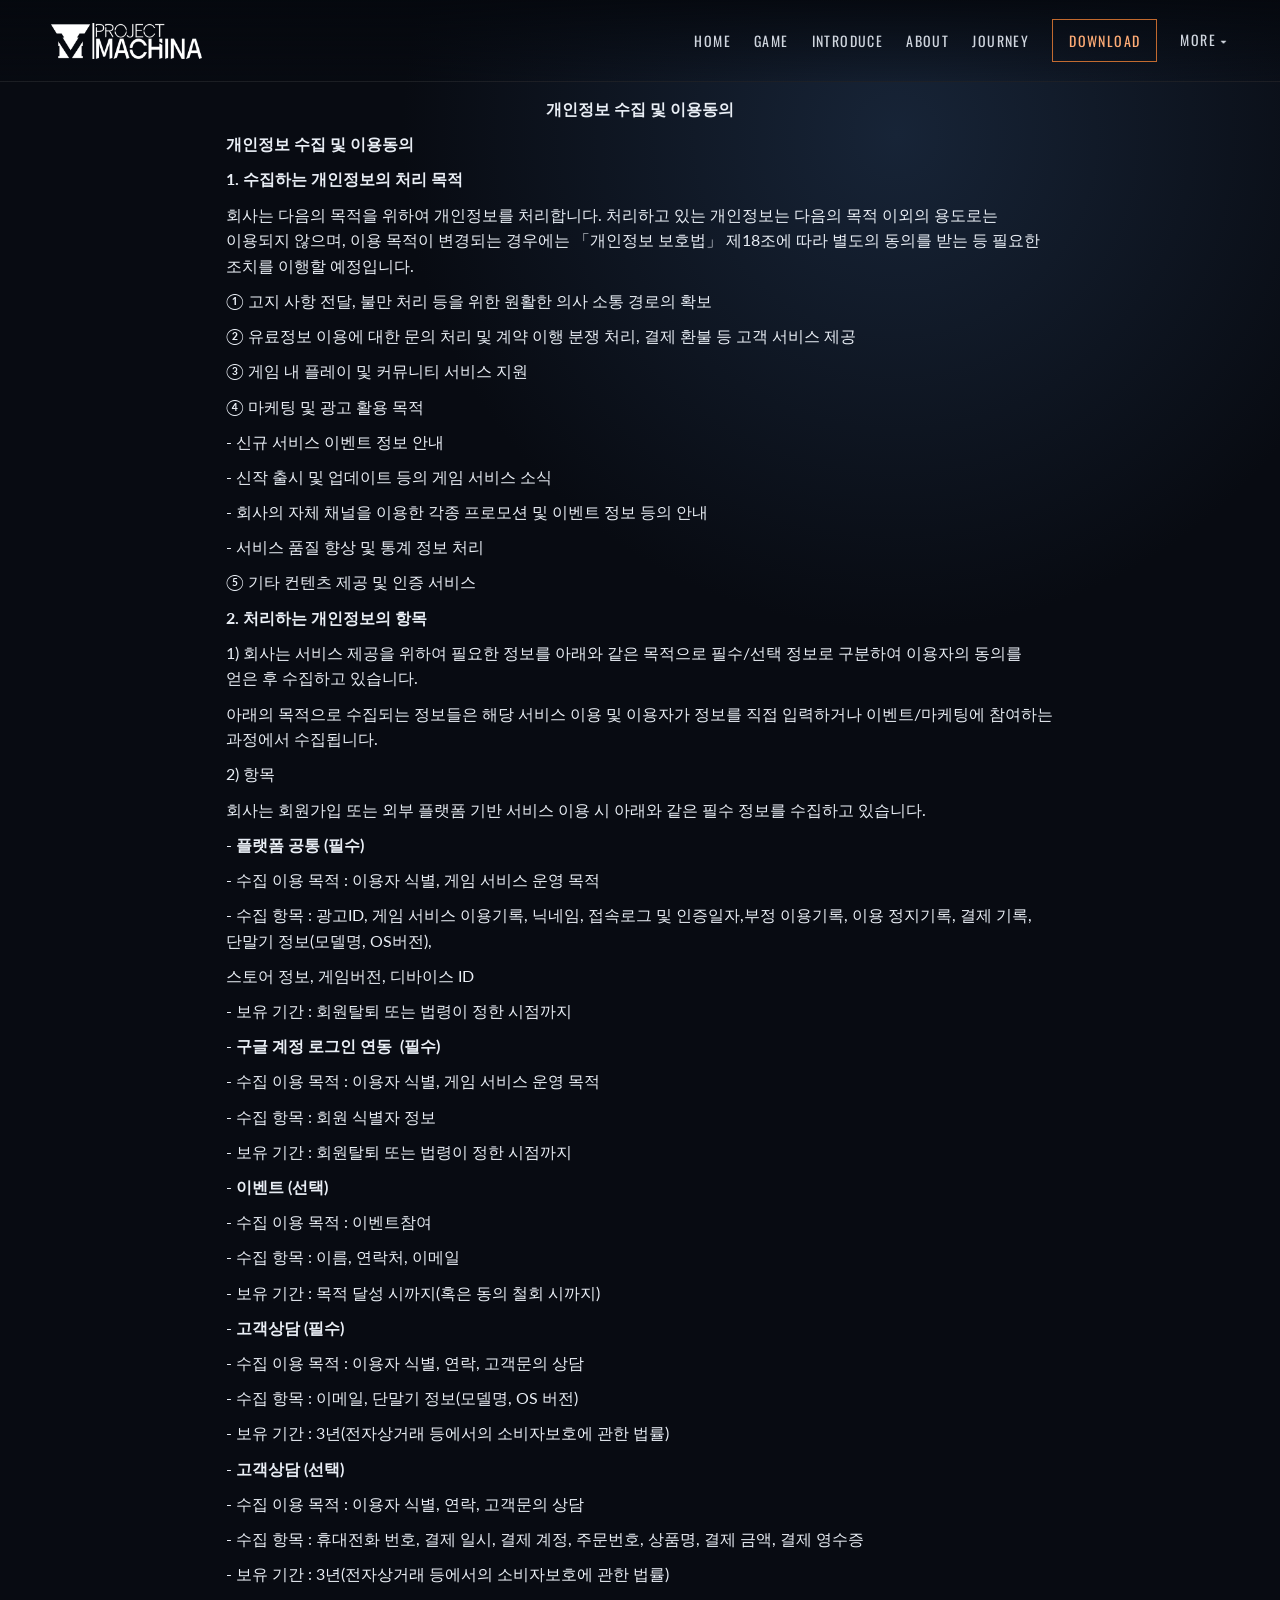
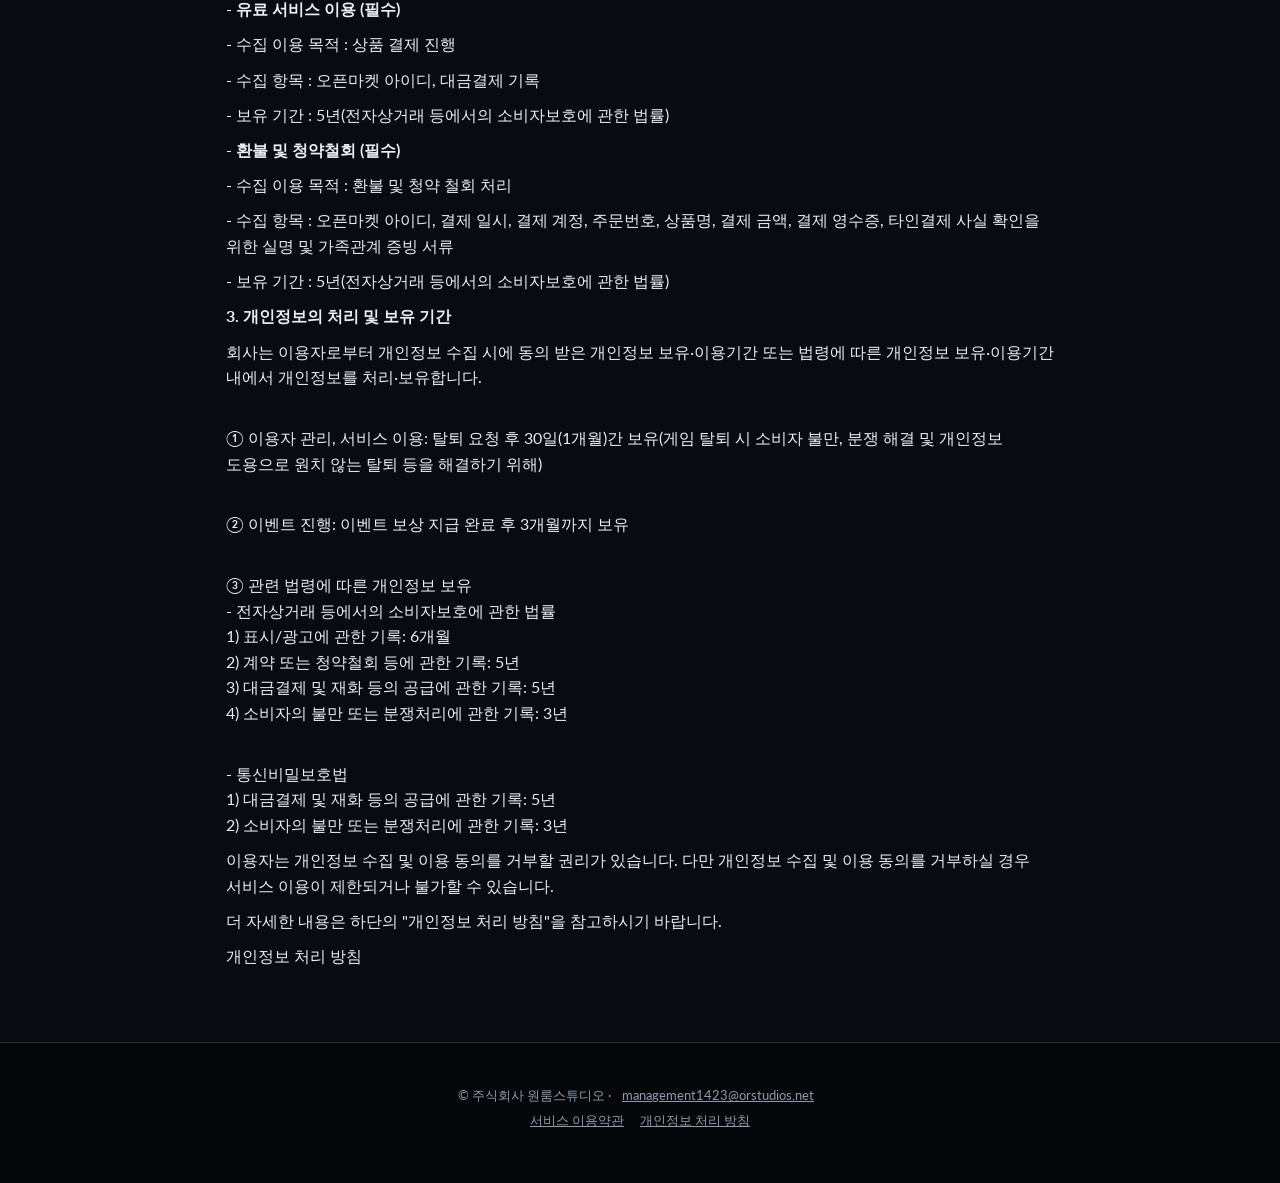
<file: more/개인정보-수집-및-이용동의/index.html>
<!doctype html>
<html lang="ko">
<head>
    <meta charset="utf-8">
    <meta name="viewport" content="width=device-width, initial-scale=1">
    <meta name="google-site-verification" content="Ud0TVq6FxoQUJIldXih3fmodZwzruPx28qauhJHwj6c">
    <title>개인정보 수집 및 이용동의 | PROJECT MACHINA</title>
    <meta name="description" content="&lt;프로젝트 마키나&gt; 개인정보 수집 및 이용동의">
    <meta property="og:title" content="개인정보 수집 및 이용동의 | PROJECT MACHINA">
    <meta property="og:description" content="&lt;프로젝트 마키나&gt; 개인정보 수집 및 이용동의">
    <meta property="og:image" content="https://www.orstudios.net/assets/img/home-banner.webp">
    <link rel="icon" href="/assets/img/logo-machina.webp">
    <link rel="preconnect" href="https://fonts.googleapis.com">
    <link rel="preconnect" href="https://fonts.gstatic.com" crossorigin>
    <link rel="stylesheet" href="https://fonts.googleapis.com/css2?family=Lato:wght@400;700&family=Oswald:wght@700&display=swap">
    <link rel="stylesheet" href="/assets/style.css">
</head>
<body>
    <header class="site-header">
        <a class="logo" href="/" aria-label="PROJECT MACHINA 홈"><img src="/assets/img/logo-machina.webp" alt="PROJECT MACHINA" width="134" height="32"></a>
        <nav aria-label="주 메뉴">
            <ul>
                <li><a href="/">HOME</a></li>
                <li><a href="/game/">GAME</a></li>
                <li><a href="/introduce/">INTRODUCE</a></li>
                <li><a href="/about/">ABOUT</a></li>
                <li><a href="/journey/">JOURNEY</a></li>
                <li><a href="/download/">DOWNLOAD</a></li>
                <li>
                    <details class="dropdown">
                        <summary aria-current="page">MORE</summary>
                        <ul>
                        <li><a href="/more/로그아웃-및-계정-삭제-안내/">로그아웃 및 계정 삭제 안내</a></li>
                        <li><a href="/more/개인정보-수집-및-이용동의/">개인정보 수집 및 이용동의</a></li>
                        <li><a href="/more/개인정보-처리-방침/">개인정보 처리 방침</a></li>
                        <li><a href="/more/서비스-이용약관/">서비스 이용약관</a></li>
                        </ul>
                    </details>
                </li>
            </ul>
        </nav>
    </header>
    <main>
        <article class="doc">
            <p class="center"><strong>개인정보 수집 및 이용동의</strong></p>
            <p><strong>개인정보 수집 및 이용동의</strong></p>
            <p><strong>1. 수집하는 개인정보의 처리 목적</strong></p>
            <p>회사는 다음의 목적을 위하여 개인정보를 처리합니다. 처리하고 있는 개인정보는 다음의 목적 이외의 용도로는 이용되지 않으며, 이용 목적이 변경되는 경우에는 「개인정보 보호법」 제18조에 따라 별도의 동의를 받는 등 필요한 조치를 이행할 예정입니다.</p>
            <p>① 고지 사항 전달, 불만 처리 등을 위한 원활한 의사 소통 경로의 확보</p>
            <p>② 유료정보 이용에 대한 문의 처리 및 계약 이행 분쟁 처리, 결제 환불 등 고객 서비스 제공</p>
            <p>③ 게임 내 플레이 및 커뮤니티 서비스 지원</p>
            <p>④ 마케팅 및 광고 활용 목적</p>
            <p>- 신규 서비스 이벤트 정보 안내</p>
            <p>- 신작 출시 및 업데이트 등의 게임 서비스 소식</p>
            <p>- 회사의 자체 채널을 이용한 각종 프로모션 및 이벤트 정보 등의 안내</p>
            <p>- 서비스 품질 향상 및 통계 정보 처리</p>
            <p>⑤ 기타 컨텐츠 제공 및 인증 서비스</p>
            <p><strong>2. 처리하는 개인정보의 항목</strong></p>
            <p>1) 회사는 서비스 제공을 위하여 필요한 정보를 아래와 같은 목적으로 필수/선택 정보로 구분하여 이용자의 동의를 얻은 후 수집하고 있습니다.</p>
            <p>아래의 목적으로 수집되는 정보들은 해당 서비스 이용 및 이용자가 정보를 직접 입력하거나 이벤트/마케팅에 참여하는 과정에서 수집됩니다.</p>
            <p>2) 항목</p>
            <p>회사는 회원가입 또는 외부 플랫폼 기반 서비스 이용 시 아래와 같은 필수 정보를 수집하고 있습니다.</p>
            <p>-<strong> 플랫폼 공통 (필수)</strong></p>
            <p>- 수집 이용 목적 : 이용자 식별, 게임 서비스 운영 목적</p>
            <p>- 수집 항목 : 광고ID, 게임 서비스 이용기록, 닉네임, 접속로그 및 인증일자,부정 이용기록, 이용 정지기록, 결제 기록, 단말기 정보(모델명, OS버전),</p>
            <p>스토어 정보, 게임버전, 디바이스 ID</p>
            <p>- 보유 기간 : 회원탈퇴 또는 법령이 정한 시점까지</p>
            <p>- <strong>구글 계정 로그인 연동  (필수)</strong></p>
            <p>- 수집 이용 목적 : 이용자 식별, 게임 서비스 운영 목적</p>
            <p>- 수집 항목 : 회원 식별자 정보</p>
            <p>- 보유 기간 : 회원탈퇴 또는 법령이 정한 시점까지</p>
            <p>- <strong>이벤트 (선택)</strong></p>
            <p>- 수집 이용 목적 : 이벤트참여</p>
            <p>- 수집 항목 : 이름, 연락처, 이메일</p>
            <p>- 보유 기간 : 목적 달성 시까지(혹은 동의 철회 시까지)</p>
            <p>- <strong>고객상담 (필수)</strong></p>
            <p>- 수집 이용 목적 : 이용자 식별, 연락, 고객문의 상담</p>
            <p>- 수집 항목 : 이메일, 단말기 정보(모델명, OS 버전)</p>
            <p>- 보유 기간 : 3년(전자상거래 등에서의 소비자보호에 관한 법률)</p>
            <p>- <strong>고객상담 (선택)</strong></p>
            <p>- 수집 이용 목적 : 이용자 식별, 연락, 고객문의 상담</p>
            <p>- 수집 항목 : 휴대전화 번호, 결제 일시, 결제 계정, 주문번호, 상품명, 결제 금액, 결제 영수증</p>
            <p>- 보유 기간 : 3년(전자상거래 등에서의 소비자보호에 관한 법률)</p>
            <p>- <strong>유료 서비스 이용 (필수)</strong></p>
            <p>- 수집 이용 목적 : 상품 결제 진행</p>
            <p>- 수집 항목 : 오픈마켓 아이디, 대금결제 기록</p>
            <p>- 보유 기간 : 5년(전자상거래 등에서의 소비자보호에 관한 법률)</p>
            <p>- <strong>환불 및 청약철회 (필수)</strong></p>
            <p>- 수집 이용 목적 : 환불 및 청약 철회 처리</p>
            <p>- 수집 항목 : 오픈마켓 아이디, 결제 일시, 결제 계정, 주문번호, 상품명, 결제 금액, 결제 영수증, 타인결제 사실 확인을 위한 실명 및 가족관계 증빙 서류</p>
            <p>- 보유 기간 : 5년(전자상거래 등에서의 소비자보호에 관한 법률)</p>
            <p><strong>3. 개인정보의 처리 및 보유 기간</strong></p>
            <p>회사는 이용자로부터 개인정보 수집 시에 동의 받은 개인정보 보유·이용기간 또는 법령에 따른 개인정보 보유·이용기간 내에서 개인정보를 처리·보유합니다.</p>
            <p><br>① 이용자 관리, 서비스 이용: 탈퇴 요청 후 30일(1개월)간 보유(게임 탈퇴 시 소비자 불만, 분쟁 해결 및 개인정보 도용으로 원치 않는 탈퇴 등을 해결하기 위해)</p>
            <p><br>② 이벤트 진행: 이벤트 보상 지급 완료 후 3개월까지 보유</p>
            <p><br>③ 관련 법령에 따른 개인정보 보유<br>	- 전자상거래 등에서의 소비자보호에 관한 법률<br>	1) 표시/광고에 관한 기록: 6개월<br>	2) 계약 또는 청약철회 등에 관한 기록: 5년<br>	3) 대금결제 및 재화 등의 공급에 관한 기록: 5년<br>	4) 소비자의 불만 또는 분쟁처리에 관한 기록: 3년</p>
            <p><br>	- 통신비밀보호법<br>	1) 대금결제 및 재화 등의 공급에 관한 기록: 5년<br>	2) 소비자의 불만 또는 분쟁처리에 관한 기록: 3년</p>
            <p>이용자는 개인정보 수집 및 이용 동의를 거부할 권리가 있습니다. 다만 개인정보 수집 및 이용 동의를 거부하실 경우 서비스 이용이 제한되거나 불가할 수 있습니다.</p>
            <p>더 자세한 내용은 하단의 &quot;개인정보 처리 방침&quot;을 참고하시기 바랍니다.</p>
            <p>개인정보 처리 방침</p>
        </article>
    </main>
    <footer class="site-footer">
        <p>© 주식회사 원룸스튜디오 · <a href="mailto:management1423@orstudios.net">management1423@orstudios.net</a></p>
        <p><a href="/more/서비스-이용약관/">서비스 이용약관</a><a href="/more/개인정보-처리-방침/">개인정보 처리 방침</a></p>
    </footer>
</body>
</html>
</file>
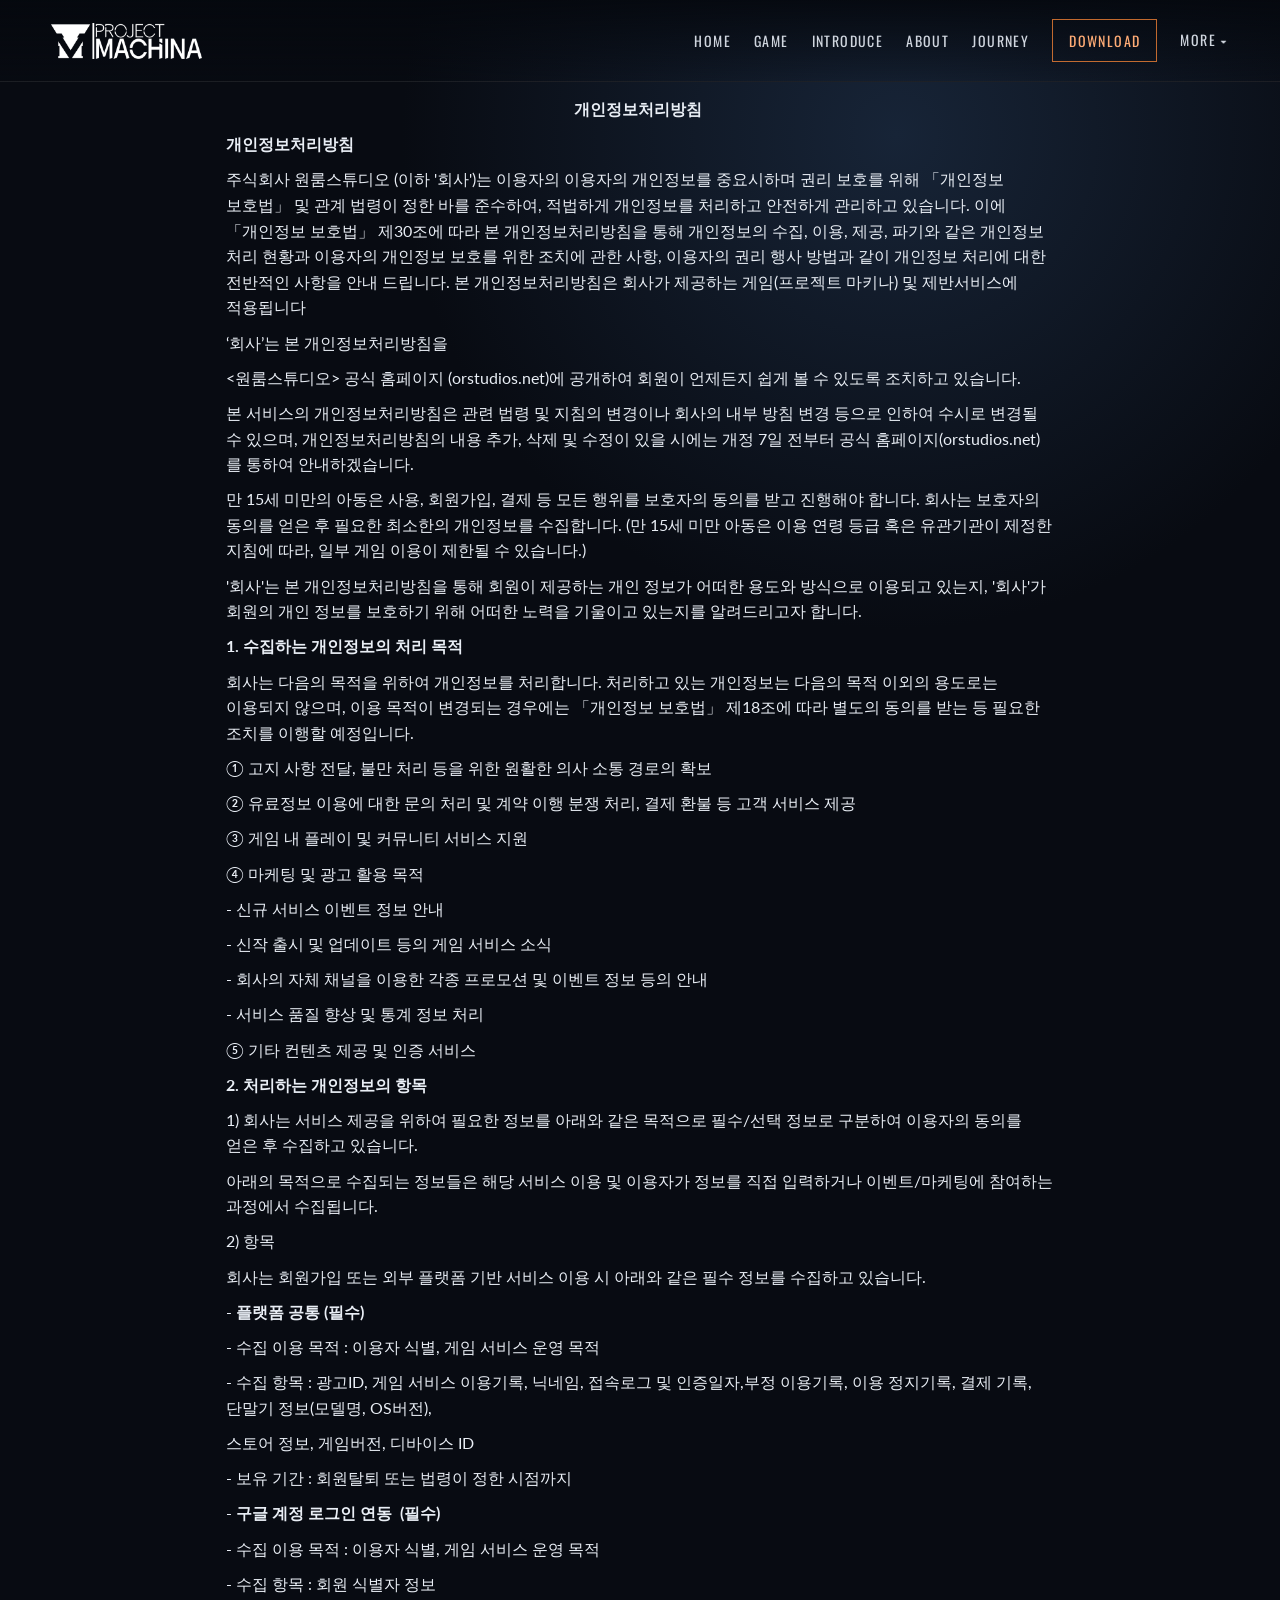
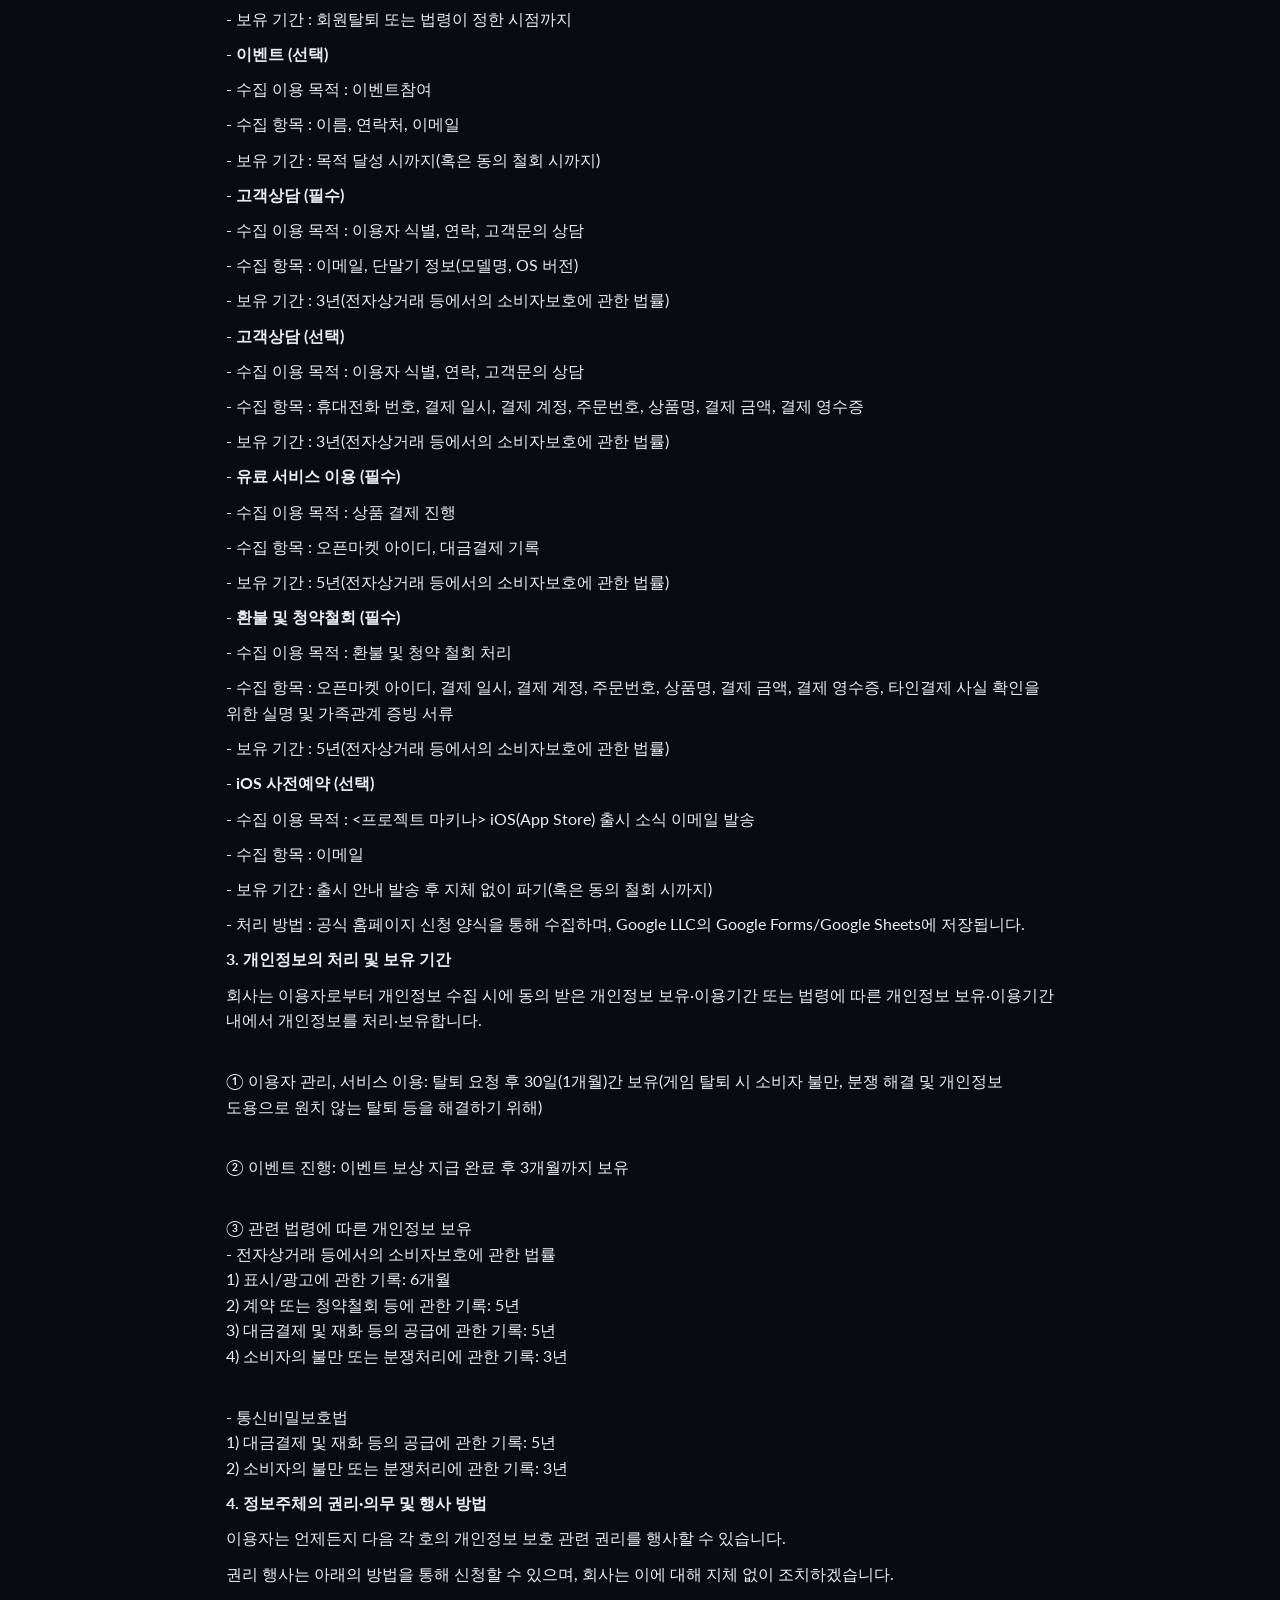
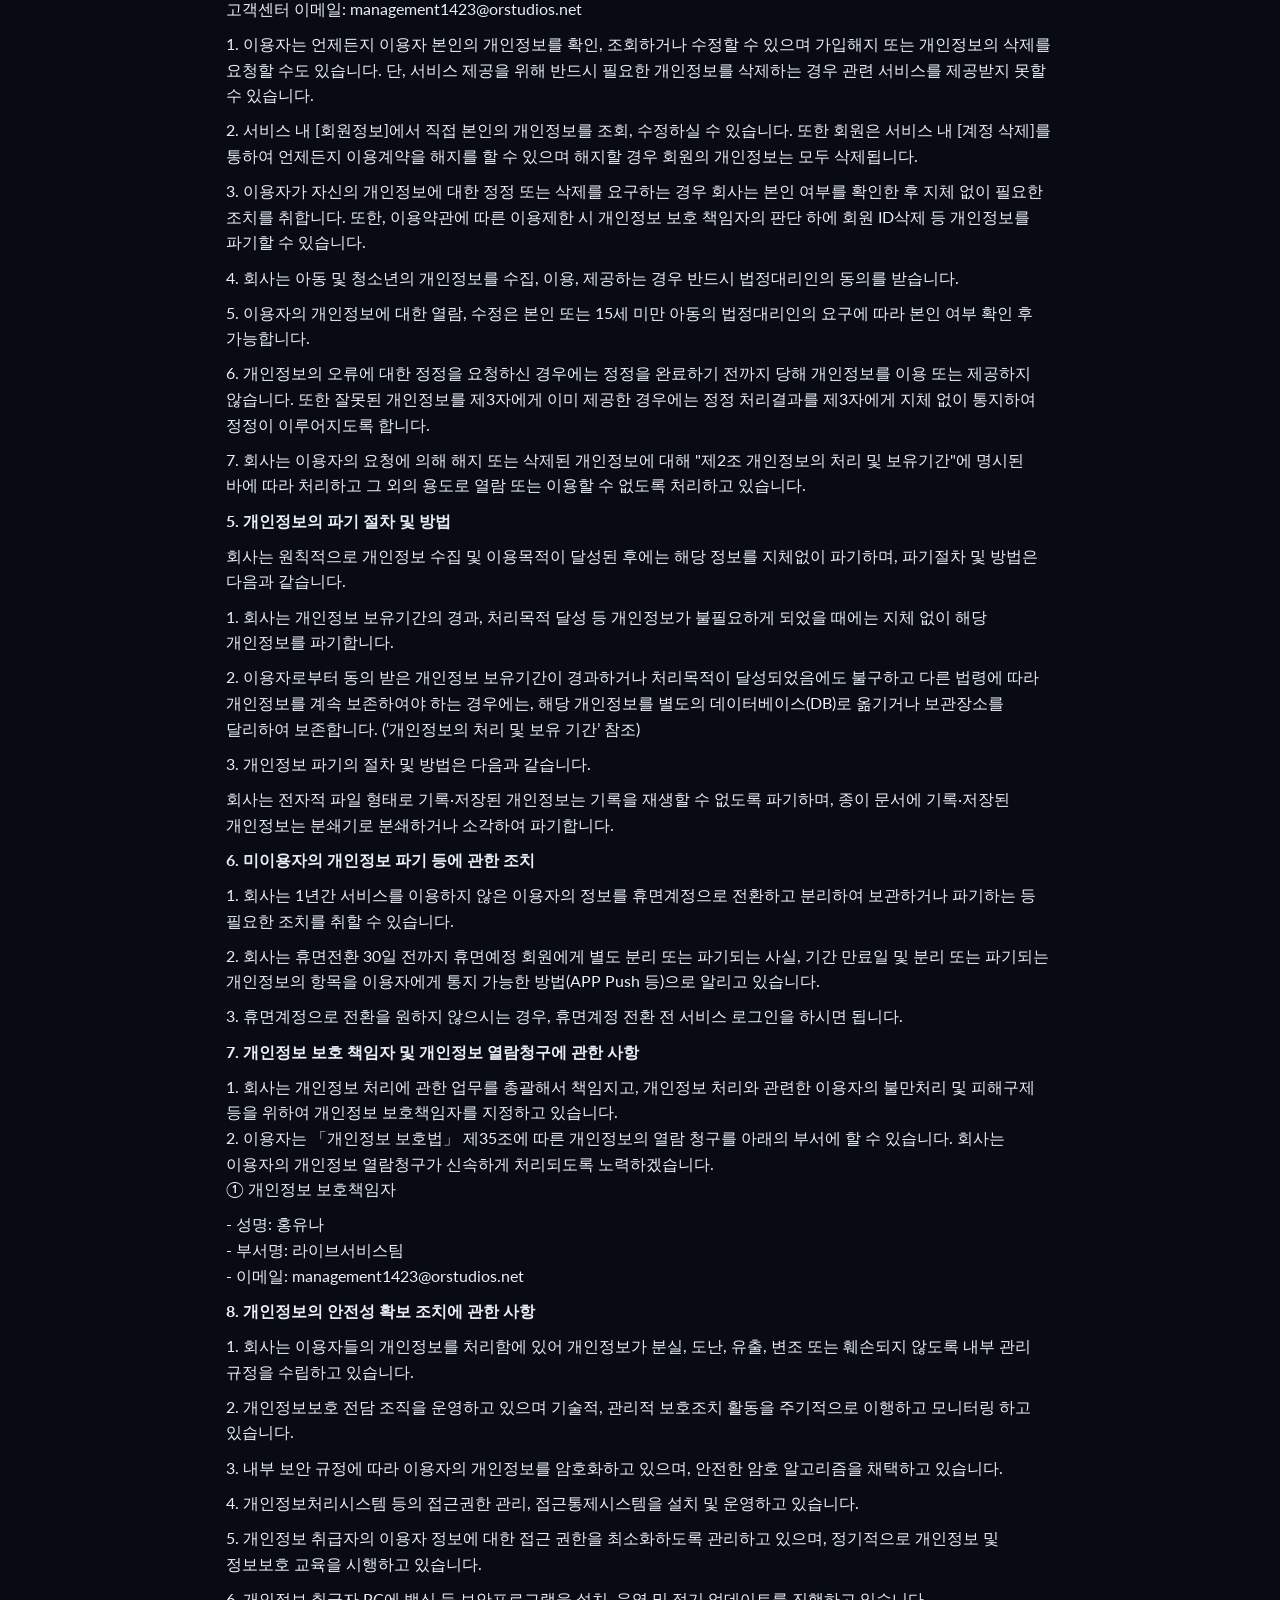
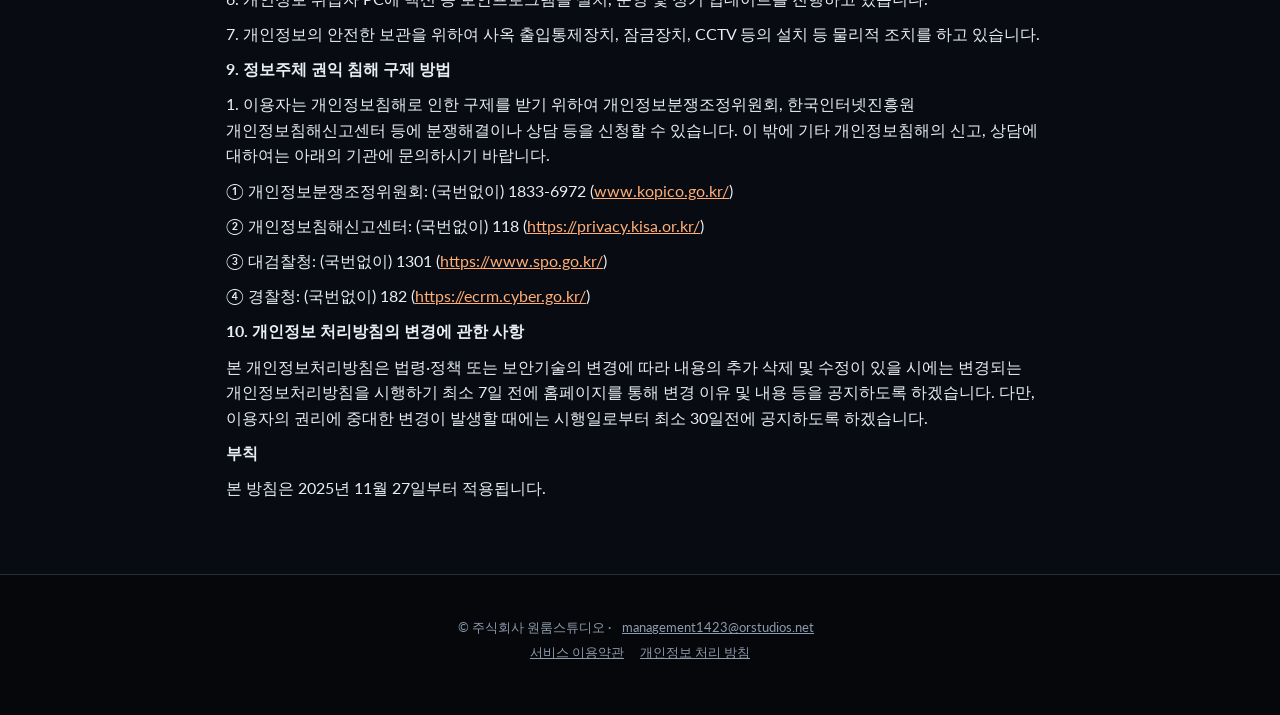
<file: more/개인정보-처리-방침/index.html>
<!doctype html>
<html lang="ko">
<head>
    <meta charset="utf-8">
    <meta name="viewport" content="width=device-width, initial-scale=1">
    <meta name="google-site-verification" content="Ud0TVq6FxoQUJIldXih3fmodZwzruPx28qauhJHwj6c">
    <title>개인정보 처리 방침 | PROJECT MACHINA</title>
    <meta name="description" content="&lt;프로젝트 마키나&gt; 개인정보 처리 방침">
    <meta property="og:title" content="개인정보 처리 방침 | PROJECT MACHINA">
    <meta property="og:description" content="&lt;프로젝트 마키나&gt; 개인정보 처리 방침">
    <meta property="og:image" content="https://www.orstudios.net/assets/img/home-banner.webp">
    <link rel="icon" href="/assets/img/logo-machina.webp">
    <link rel="preconnect" href="https://fonts.googleapis.com">
    <link rel="preconnect" href="https://fonts.gstatic.com" crossorigin>
    <link rel="stylesheet" href="https://fonts.googleapis.com/css2?family=Lato:wght@400;700&family=Oswald:wght@700&display=swap">
    <link rel="stylesheet" href="/assets/style.css">
</head>
<body>
    <header class="site-header">
        <a class="logo" href="/" aria-label="PROJECT MACHINA 홈"><img src="/assets/img/logo-machina.webp" alt="PROJECT MACHINA" width="134" height="32"></a>
        <nav aria-label="주 메뉴">
            <ul>
                <li><a href="/">HOME</a></li>
                <li><a href="/game/">GAME</a></li>
                <li><a href="/introduce/">INTRODUCE</a></li>
                <li><a href="/about/">ABOUT</a></li>
                <li><a href="/journey/">JOURNEY</a></li>
                <li><a href="/download/">DOWNLOAD</a></li>
                <li>
                    <details class="dropdown">
                        <summary aria-current="page">MORE</summary>
                        <ul>
                        <li><a href="/more/로그아웃-및-계정-삭제-안내/">로그아웃 및 계정 삭제 안내</a></li>
                        <li><a href="/more/개인정보-수집-및-이용동의/">개인정보 수집 및 이용동의</a></li>
                        <li><a href="/more/개인정보-처리-방침/">개인정보 처리 방침</a></li>
                        <li><a href="/more/서비스-이용약관/">서비스 이용약관</a></li>
                        </ul>
                    </details>
                </li>
            </ul>
        </nav>
    </header>
    <main>
        <article class="doc">
            <p class="center"><strong>개인정보처리방침 </strong></p>
            <p><strong>개인정보처리방침</strong></p>
            <p>주식회사 원룸스튜디오 (이하 &#39;회사&#39;)는 이용자의 이용자의 개인정보를 중요시하며 권리 보호를 위해 「개인정보 보호법」 및 관계 법령이 정한 바를 준수하여, 적법하게 개인정보를 처리하고 안전하게 관리하고 있습니다. 이에 「개인정보 보호법」 제30조에 따라 본 개인정보처리방침을 통해 개인정보의 수집, 이용, 제공, 파기와 같은 개인정보 처리 현황과 이용자의 개인정보 보호를 위한 조치에 관한 사항, 이용자의 권리 행사 방법과 같이 개인정보 처리에 대한 전반적인 사항을 안내 드립니다. 본 개인정보처리방침은 회사가 제공하는 게임(프로젝트 마키나) 및 제반서비스에 적용됩니다</p>
            <p>‘회사’는 본 개인정보처리방침을</p>
            <p>&lt;원룸스튜디오&gt; 공식 홈페이지 (orstudios.net)에 공개하여 회원이 언제든지 쉽게 볼 수 있도록 조치하고 있습니다.</p>
            <p>본 서비스의 개인정보처리방침은 관련 법령 및 지침의 변경이나 회사의 내부 방침 변경 등으로 인하여 수시로 변경될 수 있으며, 개인정보처리방침의 내용 추가, 삭제 및 수정이 있을 시에는 개정 7일 전부터 공식 홈페이지(orstudios.net)를 통하여 안내하겠습니다.</p>
            <p>만 15세 미만의 아동은 사용, 회원가입, 결제 등 모든 행위를 보호자의 동의를 받고 진행해야 합니다. 회사는 보호자의 동의를 얻은 후 필요한 최소한의 개인정보를 수집합니다. (만 15세 미만 아동은 이용 연령 등급 혹은 유관기관이 제정한 지침에 따라, 일부 게임 이용이 제한될 수 있습니다.)</p>
            <p>&#39;회사&#39;는 본 개인정보처리방침을 통해 회원이 제공하는 개인 정보가 어떠한 용도와 방식으로 이용되고 있는지, &#39;회사&#39;가 회원의 개인 정보를 보호하기 위해 어떠한 노력을 기울이고 있는지를 알려드리고자 합니다.</p>
            <p><strong>1. 수집하는 개인정보의 처리 목적</strong></p>
            <p>회사는 다음의 목적을 위하여 개인정보를 처리합니다. 처리하고 있는 개인정보는 다음의 목적 이외의 용도로는 이용되지 않으며, 이용 목적이 변경되는 경우에는 「개인정보 보호법」 제18조에 따라 별도의 동의를 받는 등 필요한 조치를 이행할 예정입니다.</p>
            <p>① 고지 사항 전달, 불만 처리 등을 위한 원활한 의사 소통 경로의 확보</p>
            <p>② 유료정보 이용에 대한 문의 처리 및 계약 이행 분쟁 처리, 결제 환불 등 고객 서비스 제공</p>
            <p>③ 게임 내 플레이 및 커뮤니티 서비스 지원</p>
            <p>④ 마케팅 및 광고 활용 목적</p>
            <p>- 신규 서비스 이벤트 정보 안내</p>
            <p>- 신작 출시 및 업데이트 등의 게임 서비스 소식</p>
            <p>- 회사의 자체 채널을 이용한 각종 프로모션 및 이벤트 정보 등의 안내</p>
            <p>- 서비스 품질 향상 및 통계 정보 처리</p>
            <p>⑤ 기타 컨텐츠 제공 및 인증 서비스</p>
            <p><strong>2. 처리하는 개인정보의 항목</strong></p>
            <p>1) 회사는 서비스 제공을 위하여 필요한 정보를 아래와 같은 목적으로 필수/선택 정보로 구분하여 이용자의 동의를 얻은 후 수집하고 있습니다.</p>
            <p>아래의 목적으로 수집되는 정보들은 해당 서비스 이용 및 이용자가 정보를 직접 입력하거나 이벤트/마케팅에 참여하는 과정에서 수집됩니다.</p>
            <p>2) 항목</p>
            <p>회사는 회원가입 또는 외부 플랫폼 기반 서비스 이용 시 아래와 같은 필수 정보를 수집하고 있습니다.</p>
            <p>-<strong> 플랫폼 공통 (필수)</strong></p>
            <p>- 수집 이용 목적 : 이용자 식별, 게임 서비스 운영 목적</p>
            <p>- 수집 항목 : 광고ID, 게임 서비스 이용기록, 닉네임, 접속로그 및 인증일자,부정 이용기록, 이용 정지기록, 결제 기록, 단말기 정보(모델명, OS버전),</p>
            <p>스토어 정보, 게임버전, 디바이스 ID</p>
            <p>- 보유 기간 : 회원탈퇴 또는 법령이 정한 시점까지</p>
            <p>- <strong>구글 계정 로그인 연동  (필수)</strong></p>
            <p>- 수집 이용 목적 : 이용자 식별, 게임 서비스 운영 목적</p>
            <p>- 수집 항목 : 회원 식별자 정보</p>
            <p>- 보유 기간 : 회원탈퇴 또는 법령이 정한 시점까지</p>
            <p>- <strong>이벤트 (선택)</strong></p>
            <p>- 수집 이용 목적 : 이벤트참여</p>
            <p>- 수집 항목 : 이름, 연락처, 이메일</p>
            <p>- 보유 기간 : 목적 달성 시까지(혹은 동의 철회 시까지)</p>
            <p>- <strong>고객상담 (필수)</strong></p>
            <p>- 수집 이용 목적 : 이용자 식별, 연락, 고객문의 상담</p>
            <p>- 수집 항목 : 이메일, 단말기 정보(모델명, OS 버전)</p>
            <p>- 보유 기간 : 3년(전자상거래 등에서의 소비자보호에 관한 법률)</p>
            <p>- <strong>고객상담 (선택)</strong></p>
            <p>- 수집 이용 목적 : 이용자 식별, 연락, 고객문의 상담</p>
            <p>- 수집 항목 : 휴대전화 번호, 결제 일시, 결제 계정, 주문번호, 상품명, 결제 금액, 결제 영수증</p>
            <p>- 보유 기간 : 3년(전자상거래 등에서의 소비자보호에 관한 법률)</p>
            <p>- <strong>유료 서비스 이용 (필수)</strong></p>
            <p>- 수집 이용 목적 : 상품 결제 진행</p>
            <p>- 수집 항목 : 오픈마켓 아이디, 대금결제 기록</p>
            <p>- 보유 기간 : 5년(전자상거래 등에서의 소비자보호에 관한 법률)</p>
            <p>- <strong>환불 및 청약철회 (필수)</strong></p>
            <p>- 수집 이용 목적 : 환불 및 청약 철회 처리</p>
            <p>- 수집 항목 : 오픈마켓 아이디, 결제 일시, 결제 계정, 주문번호, 상품명, 결제 금액, 결제 영수증, 타인결제 사실 확인을 위한 실명 및 가족관계 증빙 서류</p>
            <p>- 보유 기간 : 5년(전자상거래 등에서의 소비자보호에 관한 법률)</p>
            <p>- <strong>iOS 사전예약 (선택)</strong></p>
            <p>- 수집 이용 목적 : &lt;프로젝트 마키나&gt; iOS(App Store) 출시 소식 이메일 발송</p>
            <p>- 수집 항목 : 이메일</p>
            <p>- 보유 기간 : 출시 안내 발송 후 지체 없이 파기(혹은 동의 철회 시까지)</p>
            <p>- 처리 방법 : 공식 홈페이지 신청 양식을 통해 수집하며, Google LLC의 Google Forms/Google Sheets에 저장됩니다.</p>
            <p><strong>3. 개인정보의 처리 및 보유 기간</strong></p>
            <p>회사는 이용자로부터 개인정보 수집 시에 동의 받은 개인정보 보유·이용기간 또는 법령에 따른 개인정보 보유·이용기간 내에서 개인정보를 처리·보유합니다.</p>
            <p><br>① 이용자 관리, 서비스 이용: 탈퇴 요청 후 30일(1개월)간 보유(게임 탈퇴 시 소비자 불만, 분쟁 해결 및 개인정보 도용으로 원치 않는 탈퇴 등을 해결하기 위해)</p>
            <p><br>② 이벤트 진행: 이벤트 보상 지급 완료 후 3개월까지 보유</p>
            <p><br>③ 관련 법령에 따른 개인정보 보유<br>	- 전자상거래 등에서의 소비자보호에 관한 법률<br>	1) 표시/광고에 관한 기록: 6개월<br>	2) 계약 또는 청약철회 등에 관한 기록: 5년<br>	3) 대금결제 및 재화 등의 공급에 관한 기록: 5년<br>	4) 소비자의 불만 또는 분쟁처리에 관한 기록: 3년</p>
            <p><br>	- 통신비밀보호법<br>	1) 대금결제 및 재화 등의 공급에 관한 기록: 5년<br>	2) 소비자의 불만 또는 분쟁처리에 관한 기록: 3년</p>
            <p><strong>4. 정보주체의 권리·의무 및 행사 방법</strong></p>
            <p>이용자는 언제든지 다음 각 호의 개인정보 보호 관련 권리를 행사할 수 있습니다.</p>
            <p>권리 행사는 아래의 방법을 통해 신청할 수 있으며, 회사는 이에 대해 지체 없이 조치하겠습니다.</p>
            <p>고객센터 이메일: management1423@orstudios.net</p>
            <p>1. 이용자는 언제든지 이용자 본인의 개인정보를 확인, 조회하거나 수정할 수 있으며 가입해지 또는 개인정보의 삭제를 요청할 수도 있습니다. 단, 서비스 제공을 위해 반드시 필요한 개인정보를 삭제하는 경우 관련 서비스를 제공받지 못할 수 있습니다.</p>
            <p>2. 서비스 내 [회원정보]에서 직접 본인의 개인정보를 조회, 수정하실 수 있습니다. 또한 회원은 서비스 내 [계정 삭제]를 통하여 언제든지 이용계약을 해지를 할 수 있으며 해지할 경우 회원의 개인정보는 모두 삭제됩니다.</p>
            <p>3. 이용자가 자신의 개인정보에 대한 정정 또는 삭제를 요구하는 경우 회사는 본인 여부를 확인한 후 지체 없이 필요한 조치를 취합니다. 또한, 이용약관에 따른 이용제한 시 개인정보 보호 책임자의 판단 하에 회원 ID삭제 등 개인정보를 파기할 수 있습니다.</p>
            <p>4. 회사는 아동 및 청소년의 개인정보를 수집, 이용, 제공하는 경우 반드시 법정대리인의 동의를 받습니다.</p>
            <p>5. 이용자의 개인정보에 대한 열람, 수정은 본인 또는 15세 미만 아동의 법정대리인의 요구에 따라 본인 여부 확인 후 가능합니다.</p>
            <p>6. 개인정보의 오류에 대한 정정을 요청하신 경우에는 정정을 완료하기 전까지 당해 개인정보를 이용 또는 제공하지 않습니다. 또한 잘못된 개인정보를 제3자에게 이미 제공한 경우에는 정정 처리결과를 제3자에게 지체 없이 통지하여 정정이 이루어지도록 합니다.</p>
            <p>7. 회사는 이용자의 요청에 의해 해지 또는 삭제된 개인정보에 대해 &quot;제2조 개인정보의 처리 및 보유기간&quot;에 명시된 바에 따라 처리하고 그 외의 용도로 열람 또는 이용할 수 없도록 처리하고 있습니다.</p>
            <p><strong>5. 개인정보의 파기 절차 및 방법</strong></p>
            <p>회사는 원칙적으로 개인정보 수집 및 이용목적이 달성된 후에는 해당 정보를 지체없이 파기하며, 파기절차 및 방법은 다음과 같습니다.</p>
            <p>1. 회사는 개인정보 보유기간의 경과, 처리목적 달성 등 개인정보가 불필요하게 되었을 때에는 지체 없이 해당 개인정보를 파기합니다.</p>
            <p>2. 이용자로부터 동의 받은 개인정보 보유기간이 경과하거나 처리목적이 달성되었음에도 불구하고 다른 법령에 따라 개인정보를 계속 보존하여야 하는 경우에는, 해당 개인정보를 별도의 데이터베이스(DB)로 옮기거나 보관장소를 달리하여 보존합니다. (‘개인정보의 처리 및 보유 기간’ 참조)</p>
            <p>3. 개인정보 파기의 절차 및 방법은 다음과 같습니다.</p>
            <p>회사는 전자적 파일 형태로 기록·저장된 개인정보는 기록을 재생할 수 없도록 파기하며, 종이 문서에 기록·저장된 개인정보는 분쇄기로 분쇄하거나 소각하여 파기합니다.</p>
            <p><strong>6. 미이용자의 개인정보 파기 등에 관한 조치</strong></p>
            <p>1. 회사는 1년간 서비스를 이용하지 않은 이용자의 정보를 휴면계정으로 전환하고 분리하여 보관하거나 파기하는 등 필요한 조치를 취할 수 있습니다.</p>
            <p>2. 회사는 휴면전환 30일 전까지 휴면예정 회원에게 별도 분리 또는 파기되는 사실, 기간 만료일 및 분리 또는 파기되는 개인정보의 항목을 이용자에게 통지 가능한 방법(APP Push 등)으로 알리고 있습니다.</p>
            <p>3. 휴면계정으로 전환을 원하지 않으시는 경우, 휴면계정 전환 전 서비스 로그인을 하시면 됩니다.</p>
            <p><strong>7. 개인정보 보호 책임자 및 개인정보 열람청구에 관한 사항</strong></p>
            <p>1. 회사는 개인정보 처리에 관한 업무를 총괄해서 책임지고, 개인정보 처리와 관련한 이용자의 불만처리 및 피해구제 등을 위하여 개인정보 보호책임자를 지정하고 있습니다.<br>2. 이용자는 「개인정보 보호법」 제35조에 따른 개인정보의 열람 청구를 아래의 부서에 할 수 있습니다. 회사는 이용자의 개인정보 열람청구가 신속하게 처리되도록 노력하겠습니다.<br>① 개인정보 보호책임자</p>
            <p>- 성명: 홍유나 <br>- 부서명: 라이브서비스팀<br>- 이메일: management1423@orstudios.net</p>
            <p><strong>8. 개인정보의 안전성 확보 조치에 관한 사항</strong></p>
            <p>1. 회사는 이용자들의 개인정보를 처리함에 있어 개인정보가 분실, 도난, 유출, 변조 또는 훼손되지 않도록 내부 관리 규정을 수립하고 있습니다.</p>
            <p>2. 개인정보보호 전담 조직을 운영하고 있으며 기술적, 관리적 보호조치 활동을 주기적으로 이행하고 모니터링 하고 있습니다.</p>
            <p>3. 내부 보안 규정에 따라 이용자의 개인정보를 암호화하고 있으며, 안전한 암호 알고리즘을 채택하고 있습니다.</p>
            <p>4. 개인정보처리시스템 등의 접근권한 관리, 접근통제시스템을 설치 및 운영하고 있습니다.</p>
            <p>5. 개인정보 취급자의 이용자 정보에 대한 접근 권한을 최소화하도록 관리하고 있으며, 정기적으로 개인정보 및 정보보호 교육을 시행하고 있습니다.</p>
            <p>6. 개인정보 취급자 PC에 백신 등 보안프로그램을 설치, 운영 및 정기 업데이트를 진행하고 있습니다.</p>
            <p>7. 개인정보의 안전한 보관을 위하여 사옥 출입통제장치, 잠금장치, CCTV 등의 설치 등 물리적 조치를 하고 있습니다.</p>
            <p><strong>9. 정보주체 권익 침해 구제 방법</strong></p>
            <p>1. 이용자는 개인정보침해로 인한 구제를 받기 위하여 개인정보분쟁조정위원회, 한국인터넷진흥원 개인정보침해신고센터 등에 분쟁해결이나 상담 등을 신청할 수 있습니다. 이 밖에 기타 개인정보침해의 신고, 상담에 대하여는 아래의 기관에 문의하시기 바랍니다.</p>
            <p>① 개인정보분쟁조정위원회: (국번없이) 1833-6972 (<a href="https://www.kopico.go.kr/">www.kopico.go.kr/</a>)</p>
            <p>② 개인정보침해신고센터: (국번없이) 118 (<a href="https://privacy.kisa.or.kr/">https://privacy.kisa.or.kr/</a>)</p>
            <p>③ 대검찰청: (국번없이) 1301 (<a href="https://www.spo.go.kr/">https://www.spo.go.kr/</a>)</p>
            <p>④ 경찰청: (국번없이) 182 (<a href="https://ecrm.cyber.go.kr/">https://ecrm.cyber.go.kr/</a>)</p>
            <p><strong>10. 개인정보 처리방침의 변경에 관한 사항</strong></p>
            <p>본 개인정보처리방침은 법령·정책 또는 보안기술의 변경에 따라 내용의 추가 삭제 및 수정이 있을 시에는 변경되는 개인정보처리방침을 시행하기 최소 7일 전에 홈페이지를 통해 변경 이유 및 내용 등을 공지하도록 하겠습니다. 다만, 이용자의 권리에 중대한 변경이 발생할 때에는 시행일로부터 최소 30일전에 공지하도록 하겠습니다.</p>
            <p><strong>부칙</strong></p>
            <p>본 방침은 2025년 11월 27일부터 적용됩니다.</p>
        </article>
    </main>
    <footer class="site-footer">
        <p>© 주식회사 원룸스튜디오 · <a href="mailto:management1423@orstudios.net">management1423@orstudios.net</a></p>
        <p><a href="/more/서비스-이용약관/">서비스 이용약관</a><a href="/more/개인정보-처리-방침/">개인정보 처리 방침</a></p>
    </footer>
</body>
</html>
</file>
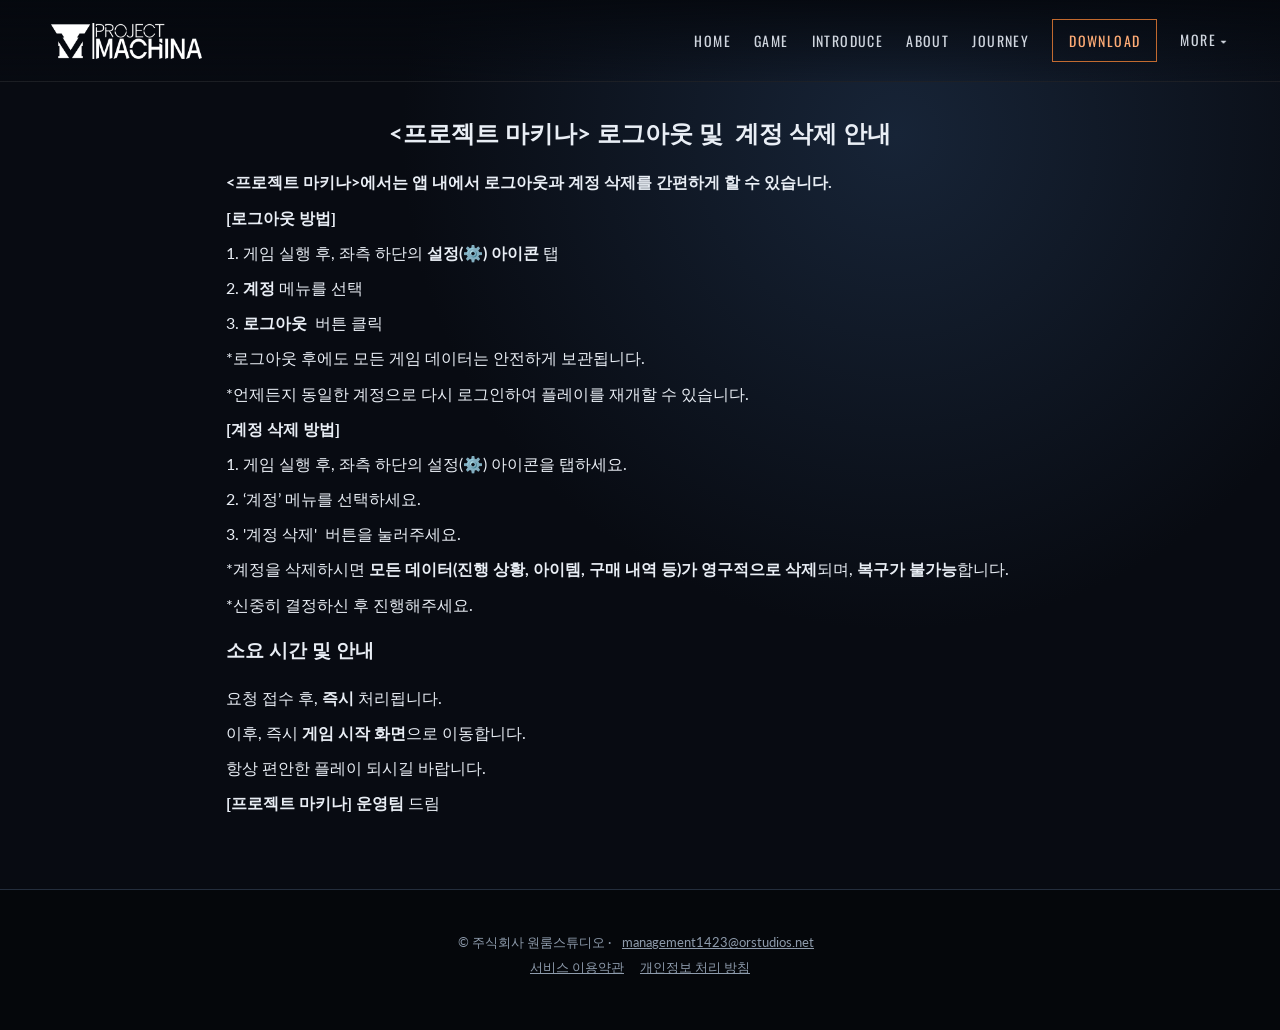
<file: more/로그아웃-및-계정-삭제-안내/index.html>
<!doctype html>
<html lang="ko">
<head>
    <meta charset="utf-8">
    <meta name="viewport" content="width=device-width, initial-scale=1">
    <meta name="google-site-verification" content="Ud0TVq6FxoQUJIldXih3fmodZwzruPx28qauhJHwj6c">
    <title>로그아웃 및 계정 삭제 안내 | PROJECT MACHINA</title>
    <meta name="description" content="&lt;프로젝트 마키나&gt; 로그아웃 및 계정 삭제 안내">
    <meta property="og:title" content="로그아웃 및 계정 삭제 안내 | PROJECT MACHINA">
    <meta property="og:description" content="&lt;프로젝트 마키나&gt; 로그아웃 및 계정 삭제 안내">
    <meta property="og:image" content="https://www.orstudios.net/assets/img/home-banner.webp">
    <link rel="icon" href="/assets/img/logo-machina.webp">
    <link rel="preconnect" href="https://fonts.googleapis.com">
    <link rel="preconnect" href="https://fonts.gstatic.com" crossorigin>
    <link rel="stylesheet" href="https://fonts.googleapis.com/css2?family=Lato:wght@400;700&family=Oswald:wght@700&display=swap">
    <link rel="stylesheet" href="/assets/style.css">
</head>
<body>
    <header class="site-header">
        <a class="logo" href="/" aria-label="PROJECT MACHINA 홈"><img src="/assets/img/logo-machina.webp" alt="PROJECT MACHINA" width="134" height="32"></a>
        <nav aria-label="주 메뉴">
            <ul>
                <li><a href="/">HOME</a></li>
                <li><a href="/game/">GAME</a></li>
                <li><a href="/introduce/">INTRODUCE</a></li>
                <li><a href="/about/">ABOUT</a></li>
                <li><a href="/journey/">JOURNEY</a></li>
                <li><a href="/download/">DOWNLOAD</a></li>
                <li>
                    <details class="dropdown">
                        <summary aria-current="page">MORE</summary>
                        <ul>
                        <li><a href="/more/로그아웃-및-계정-삭제-안내/">로그아웃 및 계정 삭제 안내</a></li>
                        <li><a href="/more/개인정보-수집-및-이용동의/">개인정보 수집 및 이용동의</a></li>
                        <li><a href="/more/개인정보-처리-방침/">개인정보 처리 방침</a></li>
                        <li><a href="/more/서비스-이용약관/">서비스 이용약관</a></li>
                        </ul>
                    </details>
                </li>
            </ul>
        </nav>
    </header>
    <main>
        <article class="doc">
            <h1 class="center"><strong>&lt;프로젝트 마키나&gt; 로그아웃 및  계정 삭제 안내</strong></h1>
            <p><strong>&lt;프로젝트 마키나&gt;에서는 앱 내에서 로그아웃과 계정 삭제를 간편하게 할 수 있습니다.</strong></p>
            <p><strong>[로그아웃 방법]</strong></p>
            <p>1. 게임 실행 후, 좌측 하단의 <strong>설정(⚙️) 아이콘</strong> 탭</p>
            <p>2. <strong>계정</strong> 메뉴를 선택</p>
            <p>3. <strong>로그아웃</strong>  버튼 클릭</p>
            <p>*로그아웃 후에도 모든 게임 데이터는 안전하게 보관됩니다.</p>
            <p>*언제든지 동일한 계정으로 다시 로그인하여 플레이를 재개할 수 있습니다.</p>
            <p><strong>[계정 삭제 방법]</strong></p>
            <p>1. 게임 실행 후, 좌측 하단의 설정(⚙️) 아이콘을 탭하세요.</p>
            <p>2. ‘계정’ 메뉴를 선택하세요.</p>
            <p>3. &#39;계정 삭제&#39;  버튼을 눌러주세요.</p>
            <p>*계정을 삭제하시면 <strong>모든 데이터(진행 상황, 아이템, 구매 내역 등)가 영구적으로 삭제</strong>되며, <strong>복구가 불가능</strong>합니다.</p>
            <p>*신중히 결정하신 후 진행해주세요.</p>
            <h3><strong>소요 시간 및 안내</strong></h3>
            <p>요청 접수 후, <strong>즉시</strong> 처리됩니다.</p>
            <p>이후, 즉시 <strong>게임 시작 화면</strong>으로 이동합니다.</p>
            <p>항상 편안한 플레이 되시길 바랍니다.</p>
            <p><strong>[프로젝트 마키나] 운영팀</strong> 드림</p>
        </article>
    </main>
    <footer class="site-footer">
        <p>© 주식회사 원룸스튜디오 · <a href="mailto:management1423@orstudios.net">management1423@orstudios.net</a></p>
        <p><a href="/more/서비스-이용약관/">서비스 이용약관</a><a href="/more/개인정보-처리-방침/">개인정보 처리 방침</a></p>
    </footer>
</body>
</html>
</file>
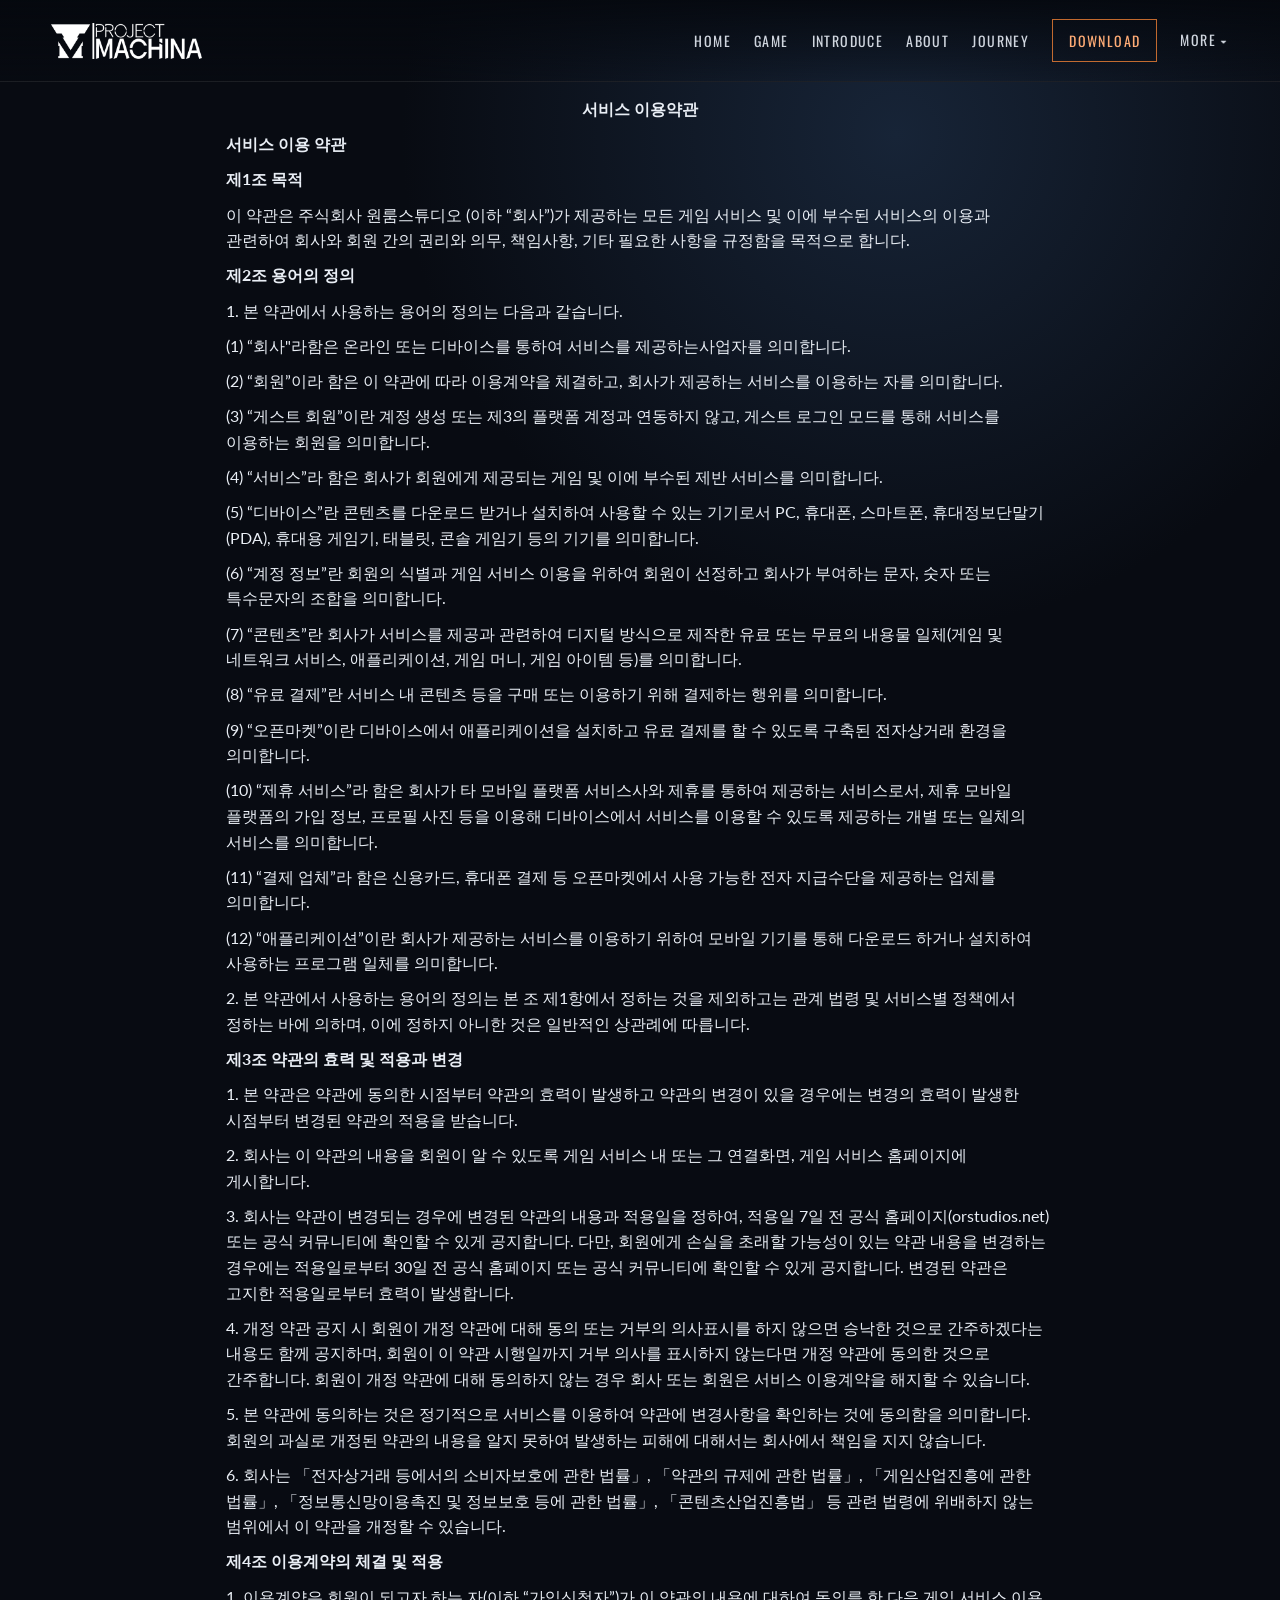
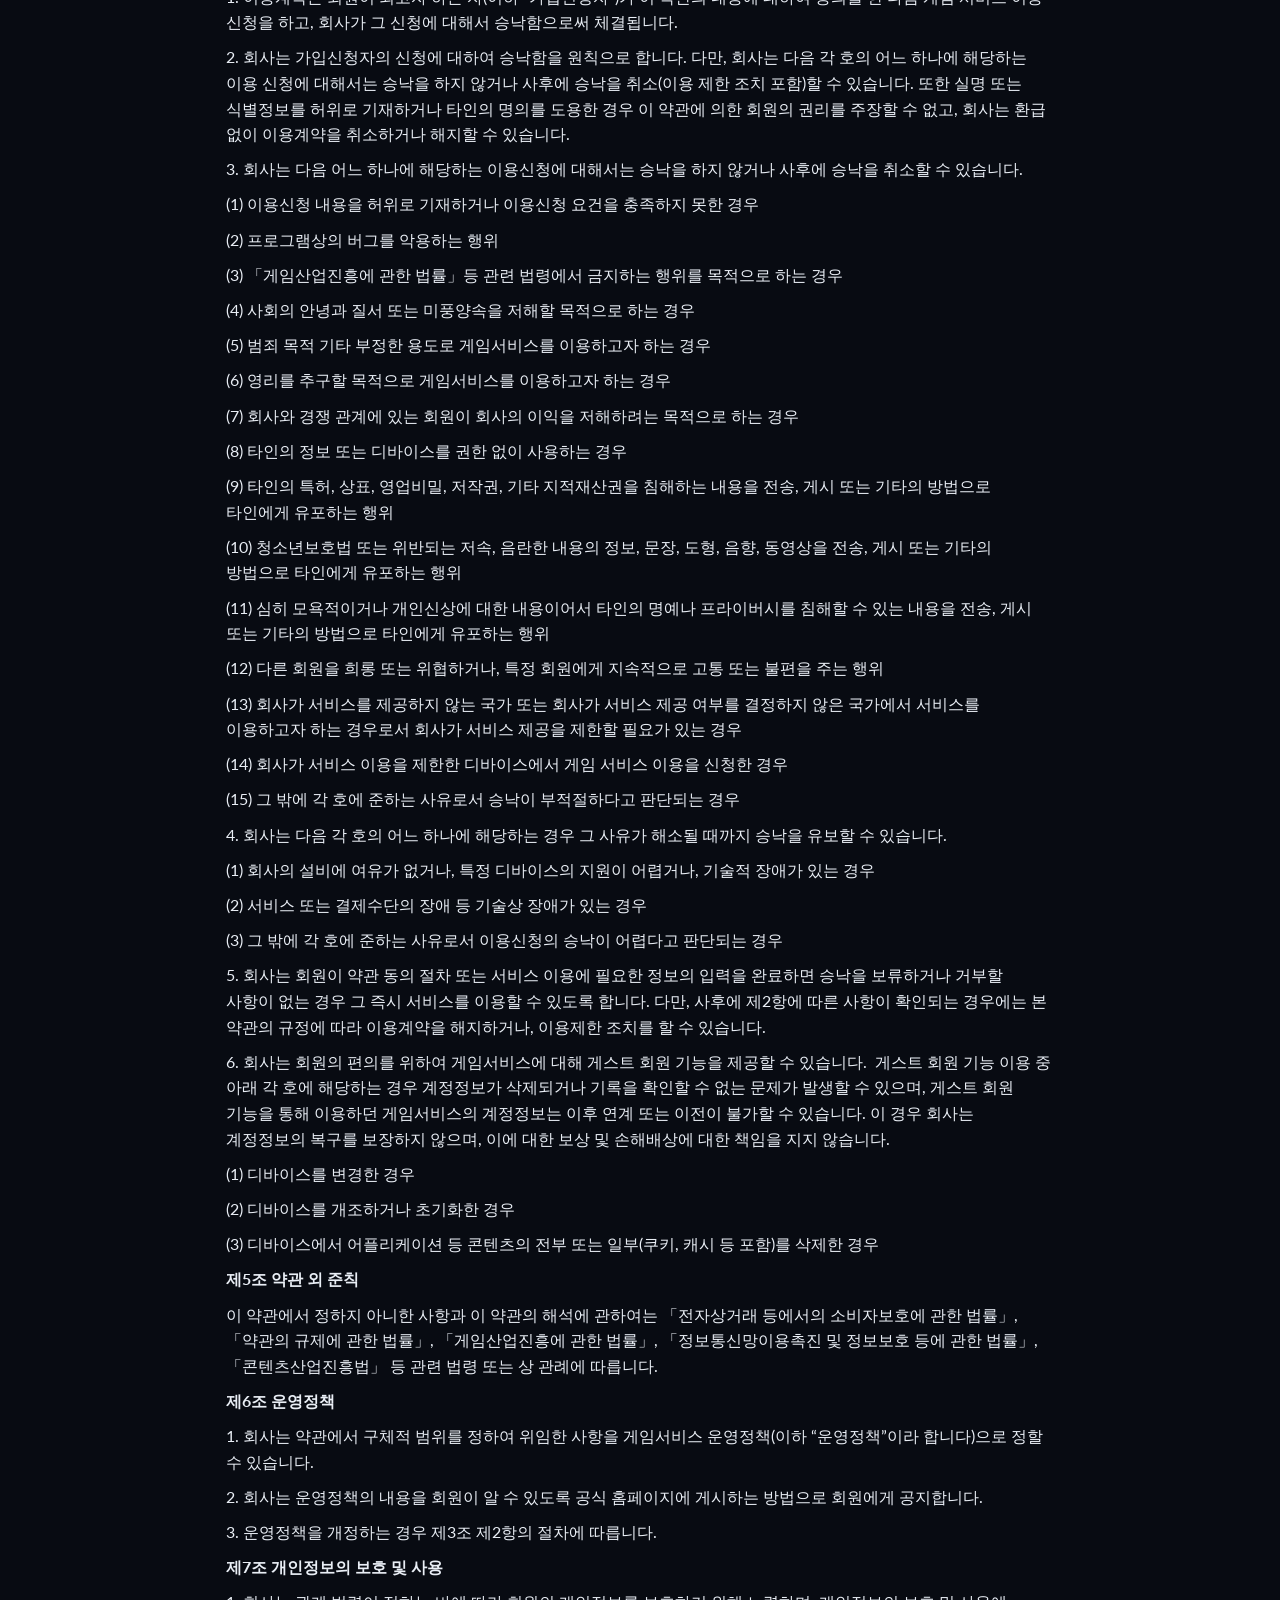
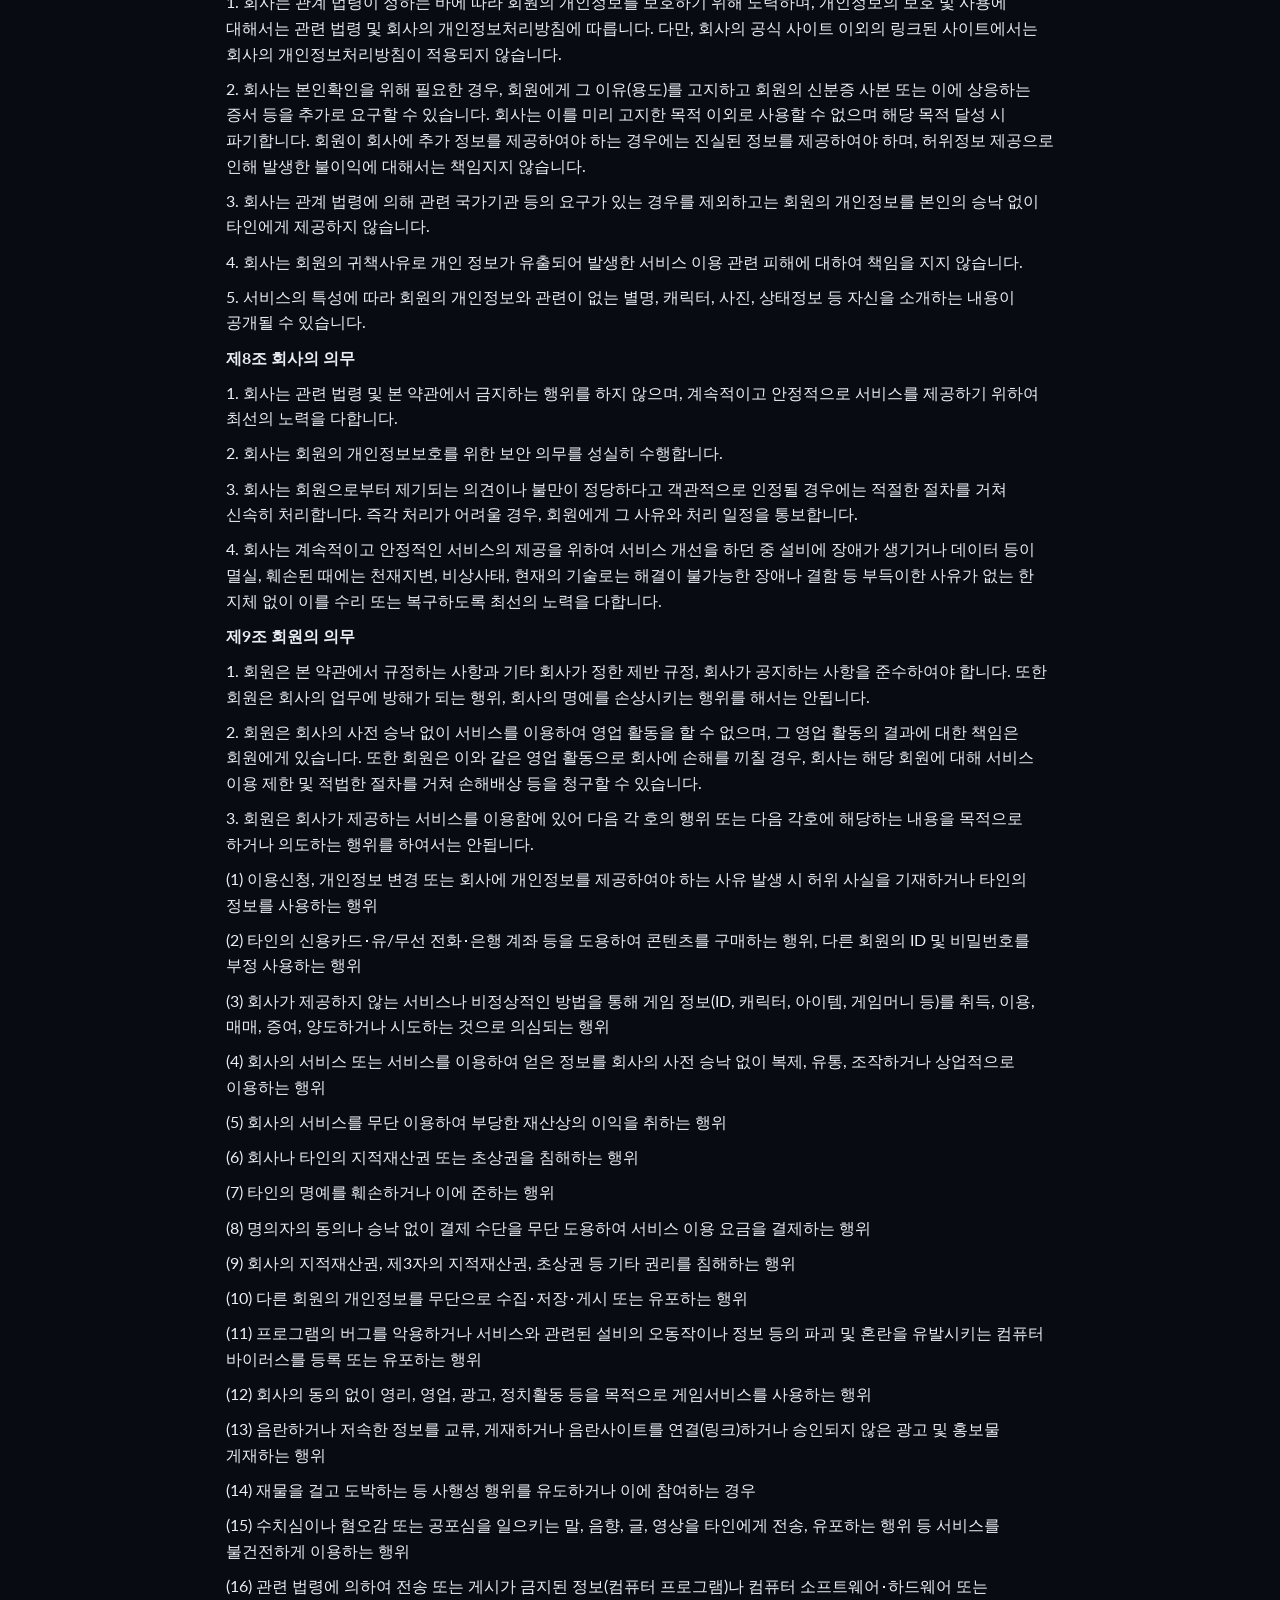
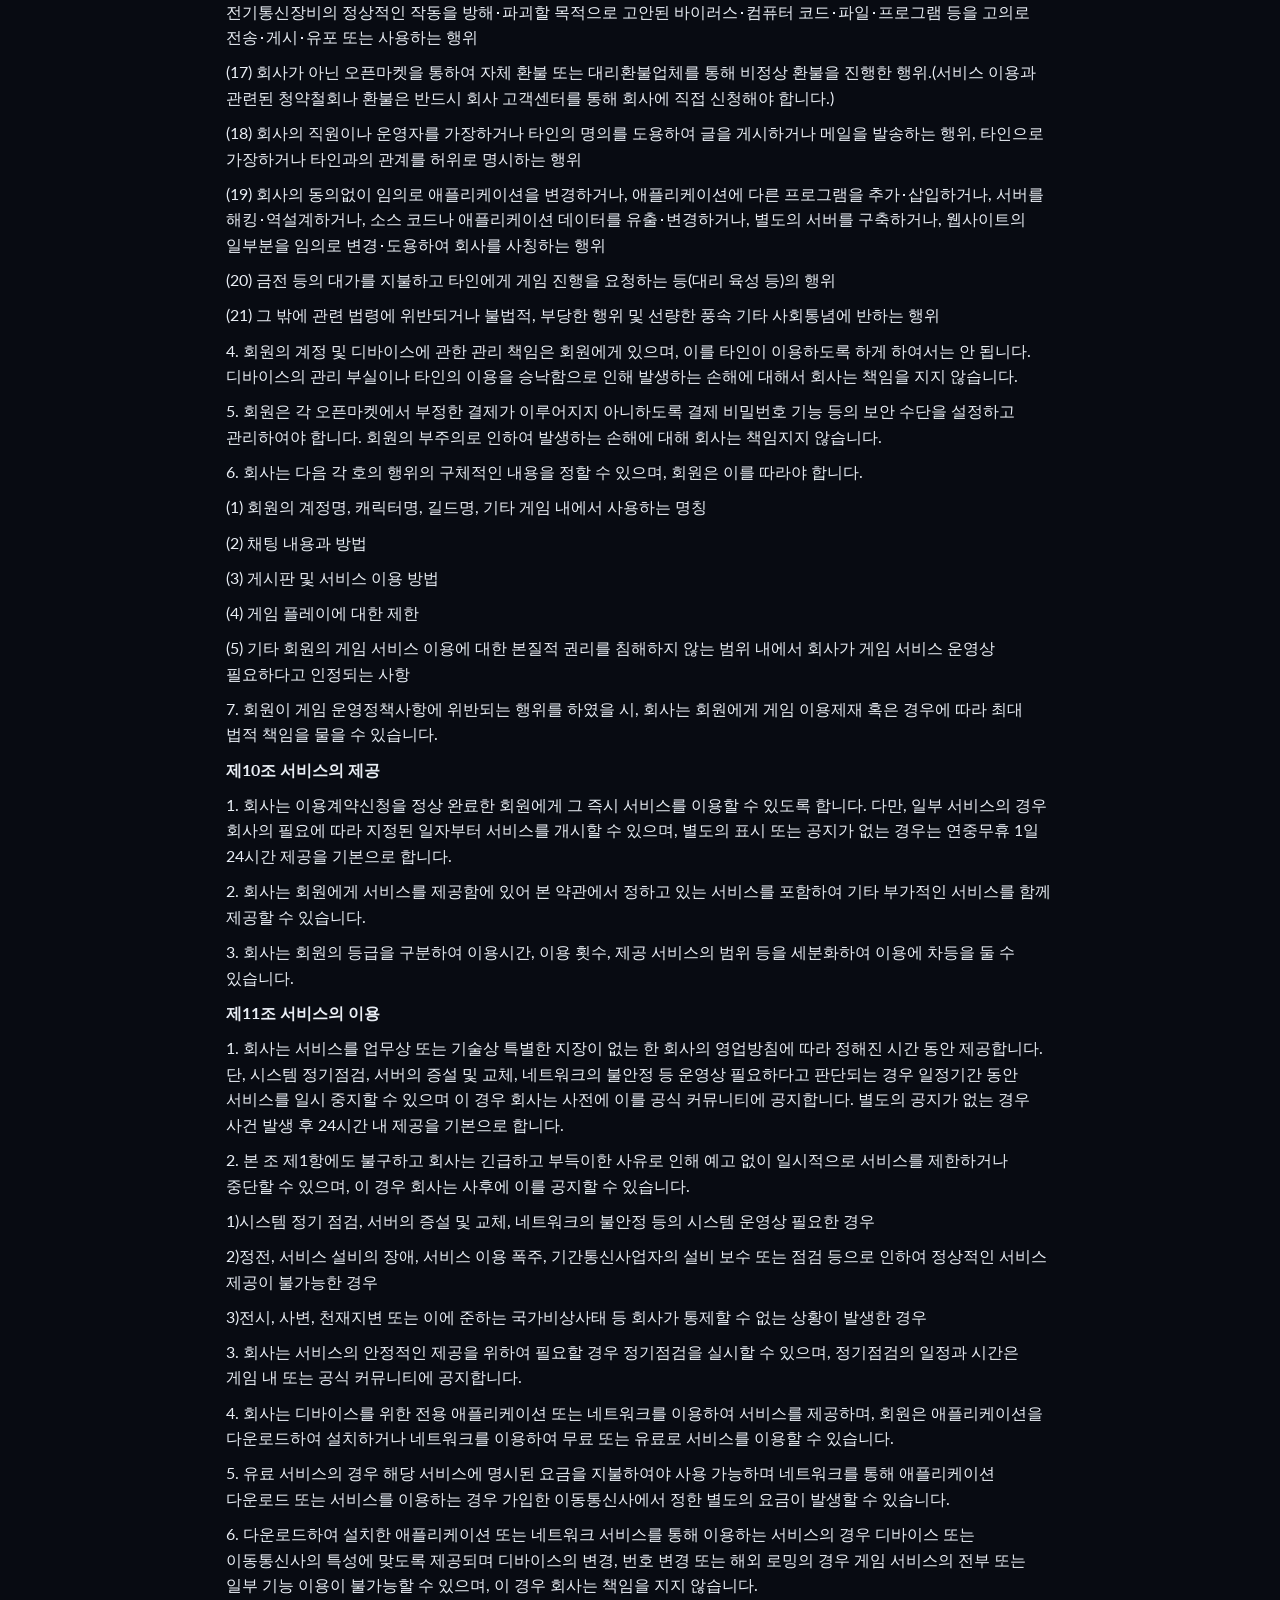
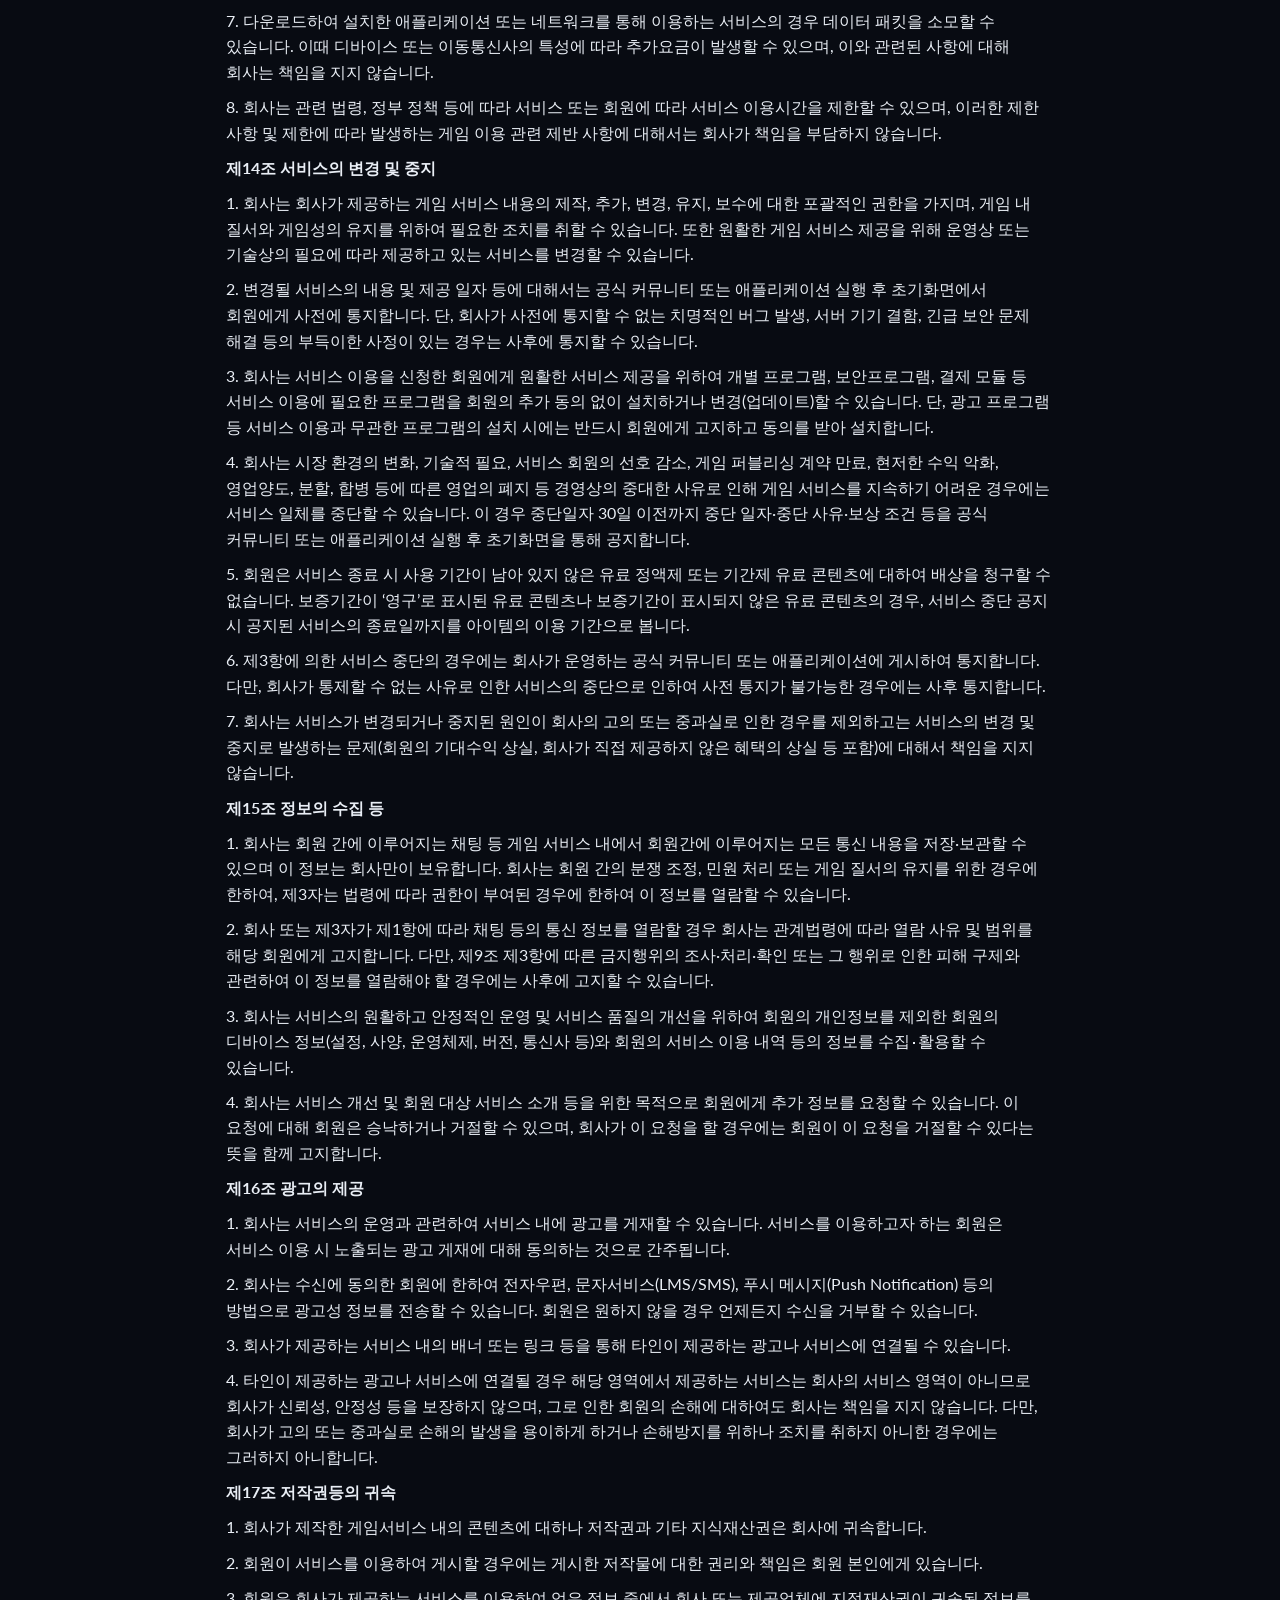
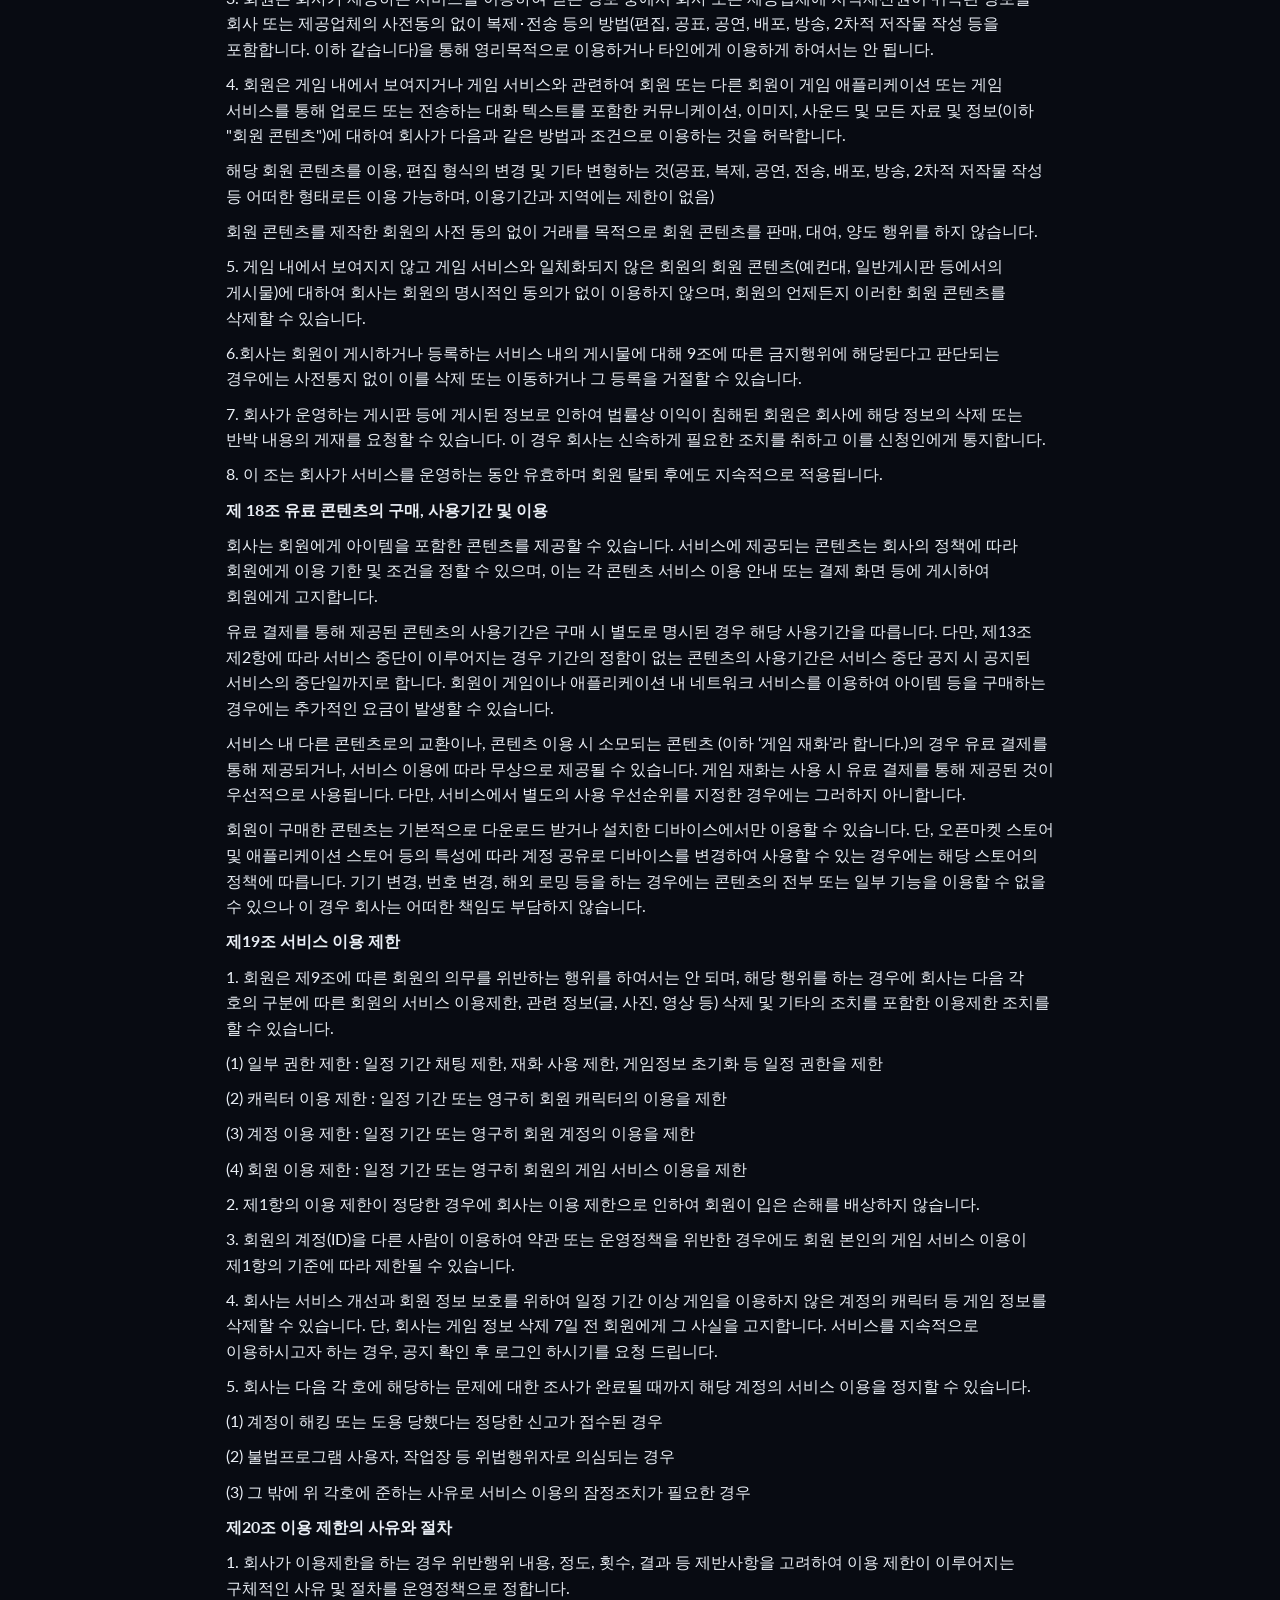
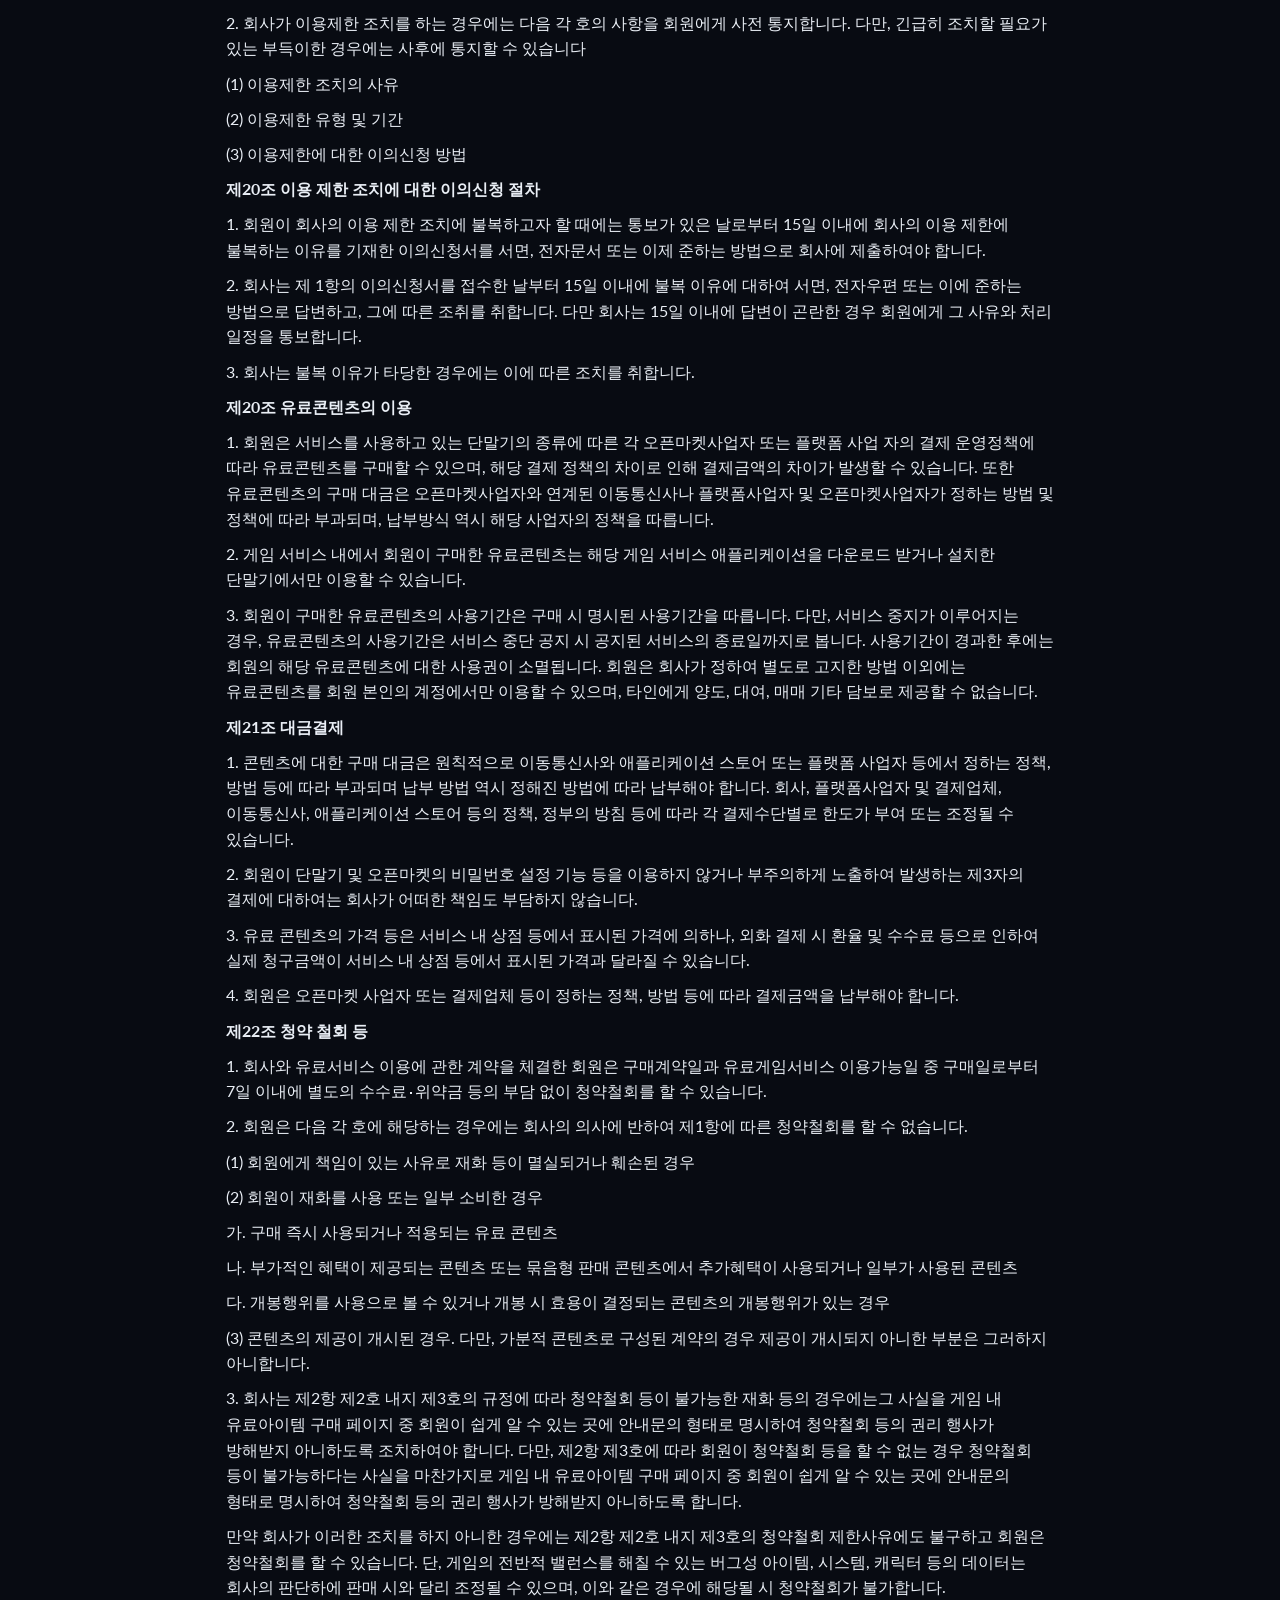
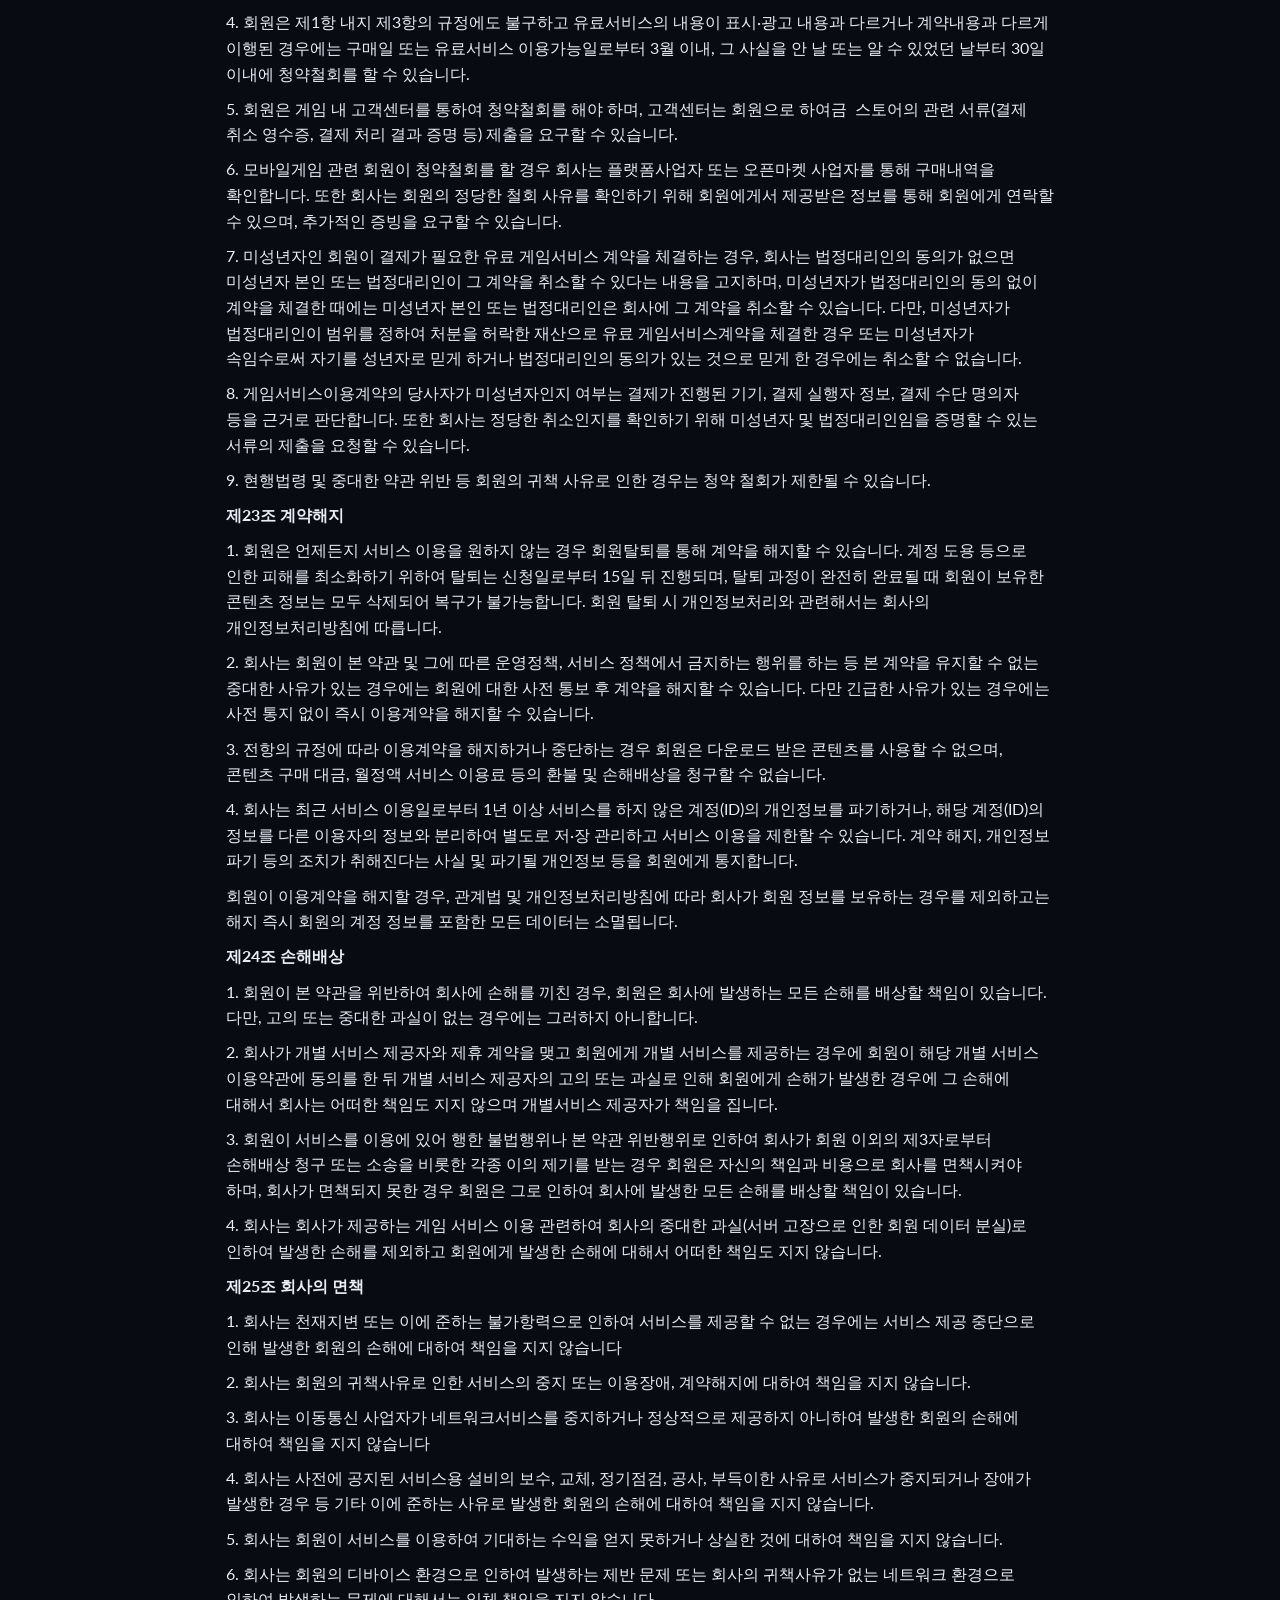
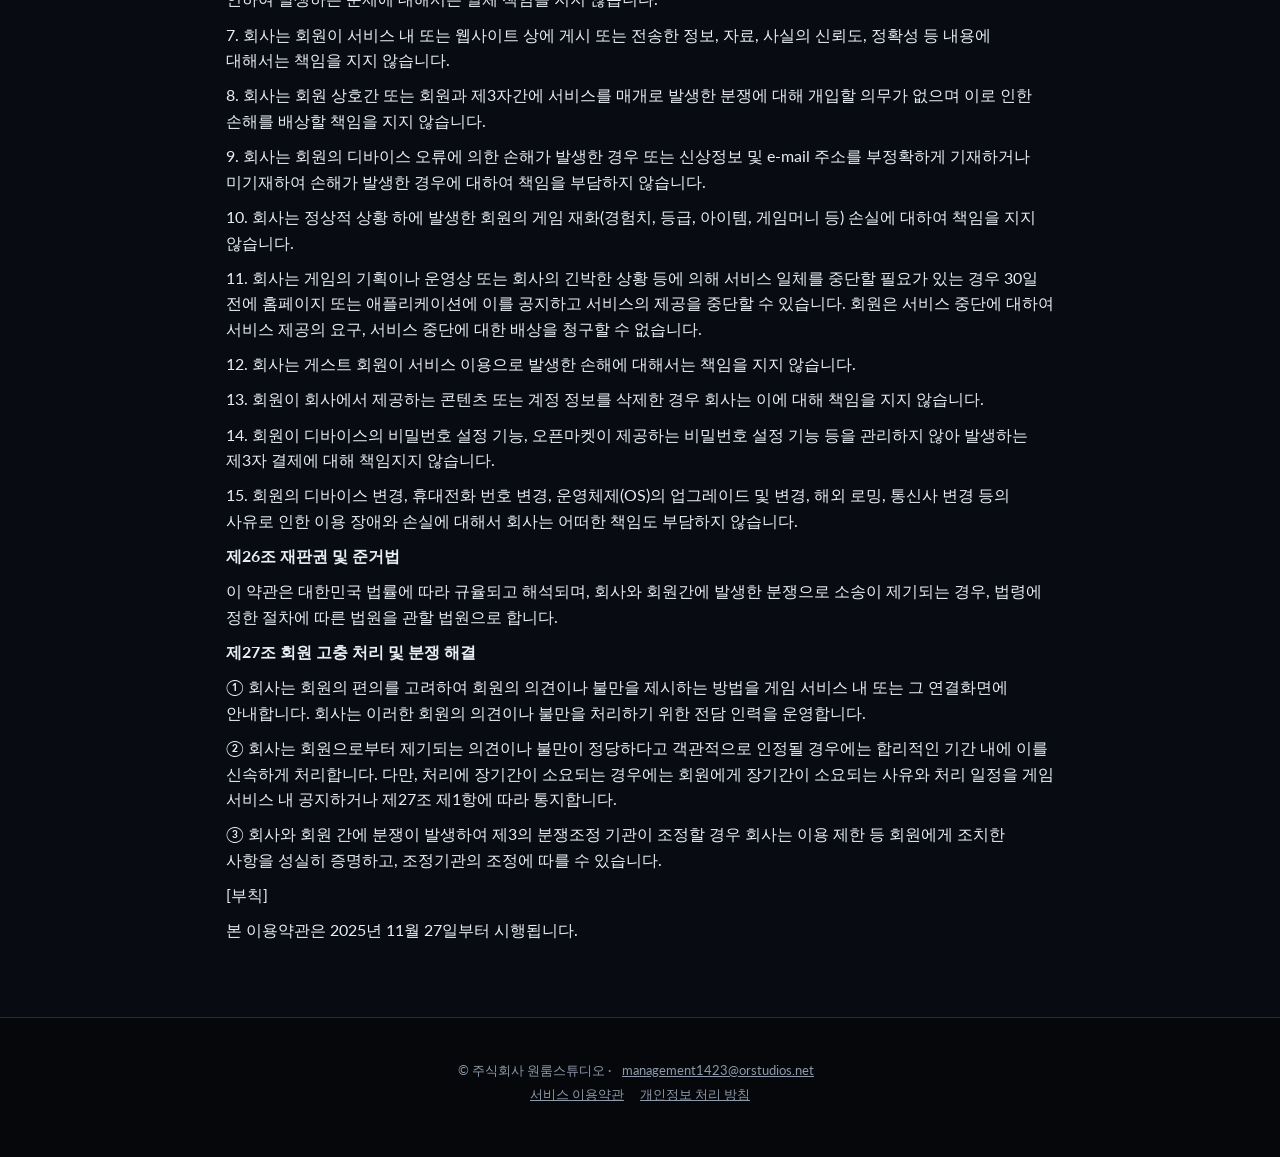
<file: more/서비스-이용약관/index.html>
<!doctype html>
<html lang="ko">
<head>
    <meta charset="utf-8">
    <meta name="viewport" content="width=device-width, initial-scale=1">
    <meta name="google-site-verification" content="Ud0TVq6FxoQUJIldXih3fmodZwzruPx28qauhJHwj6c">
    <title>서비스 이용약관 | PROJECT MACHINA</title>
    <meta name="description" content="&lt;프로젝트 마키나&gt; 서비스 이용약관">
    <meta property="og:title" content="서비스 이용약관 | PROJECT MACHINA">
    <meta property="og:description" content="&lt;프로젝트 마키나&gt; 서비스 이용약관">
    <meta property="og:image" content="https://www.orstudios.net/assets/img/home-banner.webp">
    <link rel="icon" href="/assets/img/logo-machina.webp">
    <link rel="preconnect" href="https://fonts.googleapis.com">
    <link rel="preconnect" href="https://fonts.gstatic.com" crossorigin>
    <link rel="stylesheet" href="https://fonts.googleapis.com/css2?family=Lato:wght@400;700&family=Oswald:wght@700&display=swap">
    <link rel="stylesheet" href="/assets/style.css">
</head>
<body>
    <header class="site-header">
        <a class="logo" href="/" aria-label="PROJECT MACHINA 홈"><img src="/assets/img/logo-machina.webp" alt="PROJECT MACHINA" width="134" height="32"></a>
        <nav aria-label="주 메뉴">
            <ul>
                <li><a href="/">HOME</a></li>
                <li><a href="/game/">GAME</a></li>
                <li><a href="/introduce/">INTRODUCE</a></li>
                <li><a href="/about/">ABOUT</a></li>
                <li><a href="/journey/">JOURNEY</a></li>
                <li><a href="/download/">DOWNLOAD</a></li>
                <li>
                    <details class="dropdown">
                        <summary aria-current="page">MORE</summary>
                        <ul>
                        <li><a href="/more/로그아웃-및-계정-삭제-안내/">로그아웃 및 계정 삭제 안내</a></li>
                        <li><a href="/more/개인정보-수집-및-이용동의/">개인정보 수집 및 이용동의</a></li>
                        <li><a href="/more/개인정보-처리-방침/">개인정보 처리 방침</a></li>
                        <li><a href="/more/서비스-이용약관/">서비스 이용약관</a></li>
                        </ul>
                    </details>
                </li>
            </ul>
        </nav>
    </header>
    <main>
        <article class="doc">
            <p class="center"><strong>서비스 이용약관</strong></p>
            <p><strong>서비스 이용 약관</strong></p>
            <p><strong>제1조 목적</strong></p>
            <p>이 약관은 주식회사 원룸스튜디오 (이하 “회사”)가 제공하는 모든 게임 서비스 및 이에 부수된 서비스의 이용과 관련하여 회사와 회원 간의 권리와 의무, 책임사항, 기타 필요한 사항을 규정함을 목적으로 합니다.</p>
            <p><strong>제2조 용어의 정의</strong></p>
            <p>1. 본 약관에서 사용하는 용어의 정의는 다음과 같습니다.</p>
            <p>(1) “회사&quot;라함은 온라인 또는 디바이스를 통하여 서비스를 제공하는사업자를 의미합니다.</p>
            <p>(2) “회원”이라 함은 이 약관에 따라 이용계약을 체결하고, 회사가 제공하는 서비스를 이용하는 자를 의미합니다.</p>
            <p>(3) “게스트 회원”이란 계정 생성 또는 제3의 플랫폼 계정과 연동하지 않고, 게스트 로그인 모드를 통해 서비스를 이용하는 회원을 의미합니다.</p>
            <p>(4) “서비스”라 함은 회사가 회원에게 제공되는 게임 및 이에 부수된 제반 서비스를 의미합니다.</p>
            <p>(5) “디바이스”란 콘텐츠를 다운로드 받거나 설치하여 사용할 수 있는 기기로서 PC, 휴대폰, 스마트폰, 휴대정보단말기(PDA), 휴대용 게임기, 태블릿, 콘솔 게임기 등의 기기를 의미합니다.</p>
            <p>(6) “계정 정보”란 회원의 식별과 게임 서비스 이용을 위하여 회원이 선정하고 회사가 부여하는 문자, 숫자 또는 특수문자의 조합을 의미합니다.</p>
            <p>(7) “콘텐츠”란 회사가 서비스를 제공과 관련하여 디지털 방식으로 제작한 유료 또는 무료의 내용물 일체(게임 및 네트워크 서비스, 애플리케이션, 게임 머니, 게임 아이템 등)를 의미합니다.</p>
            <p>(8) “유료 결제”란 서비스 내 콘텐츠 등을 구매 또는 이용하기 위해 결제하는 행위를 의미합니다.</p>
            <p>(9) “오픈마켓”이란 디바이스에서 애플리케이션을 설치하고 유료 결제를 할 수 있도록 구축된 전자상거래 환경을 의미합니다.</p>
            <p>(10) “제휴 서비스”라 함은 회사가 타 모바일 플랫폼 서비스사와 제휴를 통하여 제공하는 서비스로서, 제휴 모바일 플랫폼의 가입 정보, 프로필 사진 등을 이용해 디바이스에서 서비스를 이용할 수 있도록 제공하는 개별 또는 일체의 서비스를 의미합니다.</p>
            <p>(11) “결제 업체”라 함은 신용카드, 휴대폰 결제 등 오픈마켓에서 사용 가능한 전자 지급수단을 제공하는 업체를 의미합니다.</p>
            <p>(12) “애플리케이션”이란 회사가 제공하는 서비스를 이용하기 위하여 모바일 기기를 통해 다운로드 하거나 설치하여 사용하는 프로그램 일체를 의미합니다.</p>
            <p>2. 본 약관에서 사용하는 용어의 정의는 본 조 제1항에서 정하는 것을 제외하고는 관계 법령 및 서비스별 정책에서 정하는 바에 의하며, 이에 정하지 아니한 것은 일반적인 상관례에 따릅니다.</p>
            <p><strong>제3조 약관의 효력 및 적용과 변경</strong></p>
            <p>1. 본 약관은 약관에 동의한 시점부터 약관의 효력이 발생하고 약관의 변경이 있을 경우에는 변경의 효력이 발생한 시점부터 변경된 약관의 적용을 받습니다.</p>
            <p>2. 회사는 이 약관의 내용을 회원이 알 수 있도록 게임 서비스 내 또는 그 연결화면, 게임 서비스 홈페이지에 게시합니다.</p>
            <p>3. 회사는 약관이 변경되는 경우에 변경된 약관의 내용과 적용일을 정하여, 적용일 7일 전 공식 홈페이지(orstudios.net) 또는 공식 커뮤니티에 확인할 수 있게 공지합니다. 다만, 회원에게 손실을 초래할 가능성이 있는 약관 내용을 변경하는 경우에는 적용일로부터 30일 전 공식 홈페이지 또는 공식 커뮤니티에 확인할 수 있게 공지합니다. 변경된 약관은 고지한 적용일로부터 효력이 발생합니다.</p>
            <p>4. 개정 약관 공지 시 회원이 개정 약관에 대해 동의 또는 거부의 의사표시를 하지 않으면 승낙한 것으로 간주하겠다는 내용도 함께 공지하며, 회원이 이 약관 시행일까지 거부 의사를 표시하지 않는다면 개정 약관에 동의한 것으로 간주합니다. 회원이 개정 약관에 대해 동의하지 않는 경우 회사 또는 회원은 서비스 이용계약을 해지할 수 있습니다.</p>
            <p>5. 본 약관에 동의하는 것은 정기적으로 서비스를 이용하여 약관에 변경사항을 확인하는 것에 동의함을 의미합니다. 회원의 과실로 개정된 약관의 내용을 알지 못하여 발생하는 피해에 대해서는 회사에서 책임을 지지 않습니다.</p>
            <p>6. 회사는 「전자상거래 등에서의 소비자보호에 관한 법률」, 「약관의 규제에 관한 법률」, 「게임산업진흥에 관한 법률」, 「정보통신망이용촉진 및 정보보호 등에 관한 법률」, 「콘텐츠산업진흥법」 등 관련 법령에 위배하지 않는 범위에서 이 약관을 개정할 수 있습니다.</p>
            <p><strong>제4조 이용계약의 체결 및 적용</strong></p>
            <p>1. 이용계약은 회원이 되고자 하는 자(이하 “가입신청자”)가 이 약관의 내용에 대하여 동의를 한 다음 게임 서비스 이용 신청을 하고, 회사가 그 신청에 대해서 승낙함으로써 체결됩니다.</p>
            <p>2. 회사는 가입신청자의 신청에 대하여 승낙함을 원칙으로 합니다. 다만, 회사는 다음 각 호의 어느 하나에 해당하는 이용 신청에 대해서는 승낙을 하지 않거나 사후에 승낙을 취소(이용 제한 조치 포함)할 수 있습니다. 또한 실명 또는 식별정보를 허위로 기재하거나 타인의 명의를 도용한 경우 이 약관에 의한 회원의 권리를 주장할 수 없고, 회사는 환급 없이 이용계약을 취소하거나 해지할 수 있습니다.</p>
            <p>3. 회사는 다음 어느 하나에 해당하는 이용신청에 대해서는 승낙을 하지 않거나 사후에 승낙을 취소할 수 있습니다.</p>
            <p>(1) 이용신청 내용을 허위로 기재하거나 이용신청 요건을 충족하지 못한 경우</p>
            <p>(2) 프로그램상의 버그를 악용하는 행위</p>
            <p>(3) 「게임산업진흥에 관한 법률」등 관련 법령에서 금지하는 행위를 목적으로 하는 경우</p>
            <p>(4) 사회의 안녕과 질서 또는 미풍양속을 저해할 목적으로 하는 경우</p>
            <p>(5) 범죄 목적 기타 부정한 용도로 게임서비스를 이용하고자 하는 경우</p>
            <p>(6) 영리를 추구할 목적으로 게임서비스를 이용하고자 하는 경우</p>
            <p>(7) 회사와 경쟁 관계에 있는 회원이 회사의 이익을 저해하려는 목적으로 하는 경우</p>
            <p>(8) 타인의 정보 또는 디바이스를 권한 없이 사용하는 경우</p>
            <p>(9) 타인의 특허, 상표, 영업비밀, 저작권, 기타 지적재산권을 침해하는 내용을 전송, 게시 또는 기타의 방법으로 타인에게 유포하는 행위</p>
            <p>(10) 청소년보호법 또는 위반되는 저속, 음란한 내용의 정보, 문장, 도형, 음향, 동영상을 전송, 게시 또는 기타의 방법으로 타인에게 유포하는 행위</p>
            <p>(11) 심히 모욕적이거나 개인신상에 대한 내용이어서 타인의 명예나 프라이버시를 침해할 수 있는 내용을 전송, 게시 또는 기타의 방법으로 타인에게 유포하는 행위</p>
            <p>(12) 다른 회원을 희롱 또는 위협하거나, 특정 회원에게 지속적으로 고통 또는 불편을 주는 행위</p>
            <p>(13) 회사가 서비스를 제공하지 않는 국가 또는 회사가 서비스 제공 여부를 결정하지 않은 국가에서 서비스를 이용하고자 하는 경우로서 회사가 서비스 제공을 제한할 필요가 있는 경우</p>
            <p>(14) 회사가 서비스 이용을 제한한 디바이스에서 게임 서비스 이용을 신청한 경우</p>
            <p>(15) 그 밖에 각 호에 준하는 사유로서 승낙이 부적절하다고 판단되는 경우</p>
            <p>4. 회사는 다음 각 호의 어느 하나에 해당하는 경우 그 사유가 해소될 때까지 승낙을 유보할 수 있습니다.</p>
            <p>(1) 회사의 설비에 여유가 없거나, 특정 디바이스의 지원이 어렵거나, 기술적 장애가 있는 경우</p>
            <p>(2) 서비스 또는 결제수단의 장애 등 기술상 장애가 있는 경우</p>
            <p>(3) 그 밖에 각 호에 준하는 사유로서 이용신청의 승낙이 어렵다고 판단되는 경우</p>
            <p>5. 회사는 회원이 약관 동의 절차 또는 서비스 이용에 필요한 정보의 입력을 완료하면 승낙을 보류하거나 거부할 사항이 없는 경우 그 즉시 서비스를 이용할 수 있도록 합니다. 다만, 사후에 제2항에 따른 사항이 확인되는 경우에는 본 약관의 규정에 따라 이용계약을 해지하거나, 이용제한 조치를 할 수 있습니다.</p>
            <p>6. 회사는 회원의 편의를 위하여 게임서비스에 대해 게스트 회원 기능을 제공할 수 있습니다.  게스트 회원 기능 이용 중 아래 각 호에 해당하는 경우 계정정보가 삭제되거나 기록을 확인할 수 없는 문제가 발생할 수 있으며, 게스트 회원 기능을 통해 이용하던 게임서비스의 계정정보는 이후 연계 또는 이전이 불가할 수 있습니다. 이 경우 회사는 계정정보의 복구를 보장하지 않으며, 이에 대한 보상 및 손해배상에 대한 책임을 지지 않습니다.</p>
            <p>(1) 디바이스를 변경한 경우</p>
            <p>(2) 디바이스를 개조하거나 초기화한 경우</p>
            <p>(3) 디바이스에서 어플리케이션 등 콘텐츠의 전부 또는 일부(쿠키, 캐시 등 포함)를 삭제한 경우</p>
            <p><strong>제5조 약관 외 준칙</strong></p>
            <p>이 약관에서 정하지 아니한 사항과 이 약관의 해석에 관하여는 「전자상거래 등에서의 소비자보호에 관한 법률」, 「약관의 규제에 관한 법률」, 「게임산업진흥에 관한 법률」, 「정보통신망이용촉진 및 정보보호 등에 관한 법률」, 「콘텐츠산업진흥법」 등 관련 법령 또는 상 관례에 따릅니다.</p>
            <p><strong>제6조 운영정책</strong></p>
            <p>1. 회사는 약관에서 구체적 범위를 정하여 위임한 사항을 게임서비스 운영정책(이하 “운영정책”이라 합니다)으로 정할 수 있습니다.</p>
            <p>2. 회사는 운영정책의 내용을 회원이 알 수 있도록 공식 홈페이지에 게시하는 방법으로 회원에게 공지합니다.</p>
            <p>3. 운영정책을 개정하는 경우 제3조 제2항의 절차에 따릅니다.</p>
            <p><strong>제7조 개인정보의 보호 및 사용</strong></p>
            <p>1. 회사는 관계 법령이 정하는 바에 따라 회원의 개인정보를 보호하기 위해 노력하며, 개인정보의 보호 및 사용에 대해서는 관련 법령 및 회사의 개인정보처리방침에 따릅니다. 다만, 회사의 공식 사이트 이외의 링크된 사이트에서는 회사의 개인정보처리방침이 적용되지 않습니다.</p>
            <p>2. 회사는 본인확인을 위해 필요한 경우, 회원에게 그 이유(용도)를 고지하고 회원의 신분증 사본 또는 이에 상응하는 증서 등을 추가로 요구할 수 있습니다. 회사는 이를 미리 고지한 목적 이외로 사용할 수 없으며 해당 목적 달성 시 파기합니다. 회원이 회사에 추가 정보를 제공하여야 하는 경우에는 진실된 정보를 제공하여야 하며, 허위정보 제공으로 인해 발생한 불이익에 대해서는 책임지지 않습니다.</p>
            <p>3. 회사는 관계 법령에 의해 관련 국가기관 등의 요구가 있는 경우를 제외하고는 회원의 개인정보를 본인의 승낙 없이 타인에게 제공하지 않습니다.</p>
            <p>4. 회사는 회원의 귀책사유로 개인 정보가 유출되어 발생한 서비스 이용 관련 피해에 대하여 책임을 지지 않습니다.</p>
            <p>5. 서비스의 특성에 따라 회원의 개인정보와 관련이 없는 별명, 캐릭터, 사진, 상태정보 등 자신을 소개하는 내용이 공개될 수 있습니다.</p>
            <p><strong>제8조 회사의 의무</strong></p>
            <p>1. 회사는 관련 법령 및 본 약관에서 금지하는 행위를 하지 않으며, 계속적이고 안정적으로 서비스를 제공하기 위하여 최선의 노력을 다합니다.</p>
            <p>2. 회사는 회원의 개인정보보호를 위한 보안 의무를 성실히 수행합니다.</p>
            <p>3. 회사는 회원으로부터 제기되는 의견이나 불만이 정당하다고 객관적으로 인정될 경우에는 적절한 절차를 거쳐 신속히 처리합니다. 즉각 처리가 어려울 경우, 회원에게 그 사유와 처리 일정을 통보합니다.</p>
            <p>4. 회사는 계속적이고 안정적인 서비스의 제공을 위하여 서비스 개선을 하던 중 설비에 장애가 생기거나 데이터 등이 멸실, 훼손된 때에는 천재지변, 비상사태, 현재의 기술로는 해결이 불가능한 장애나 결함 등 부득이한 사유가 없는 한 지체 없이 이를 수리 또는 복구하도록 최선의 노력을 다합니다.</p>
            <p><strong>제9조 회원의 의무</strong></p>
            <p>1. 회원은 본 약관에서 규정하는 사항과 기타 회사가 정한 제반 규정, 회사가 공지하는 사항을 준수하여야 합니다. 또한 회원은 회사의 업무에 방해가 되는 행위, 회사의 명예를 손상시키는 행위를 해서는 안됩니다.</p>
            <p>2. 회원은 회사의 사전 승낙 없이 서비스를 이용하여 영업 활동을 할 수 없으며, 그 영업 활동의 결과에 대한 책임은 회원에게 있습니다. 또한 회원은 이와 같은 영업 활동으로 회사에 손해를 끼칠 경우, 회사는 해당 회원에 대해 서비스 이용 제한 및 적법한 절차를 거쳐 손해배상 등을 청구할 수 있습니다.</p>
            <p>3. 회원은 회사가 제공하는 서비스를 이용함에 있어 다음 각 호의 행위 또는 다음 각호에 해당하는 내용을 목적으로 하거나 의도하는 행위를 하여서는 안됩니다.</p>
            <p>(1) 이용신청, 개인정보 변경 또는 회사에 개인정보를 제공하여야 하는 사유 발생 시 허위 사실을 기재하거나 타인의 정보를 사용하는 행위</p>
            <p>(2) 타인의 신용카드⋅유/무선 전화⋅은행 계좌 등을 도용하여 콘텐츠를 구매하는 행위, 다른 회원의 ID 및 비밀번호를 부정 사용하는 행위</p>
            <p>(3) 회사가 제공하지 않는 서비스나 비정상적인 방법을 통해 게임 정보(ID, 캐릭터, 아이템, 게임머니 등)를 취득, 이용, 매매, 증여, 양도하거나 시도하는 것으로 의심되는 행위</p>
            <p>(4) 회사의 서비스 또는 서비스를 이용하여 얻은 정보를 회사의 사전 승낙 없이 복제, 유통, 조작하거나 상업적으로 이용하는 행위</p>
            <p>(5) 회사의 서비스를 무단 이용하여 부당한 재산상의 이익을 취하는 행위</p>
            <p>(6) 회사나 타인의 지적재산권 또는 초상권을 침해하는 행위</p>
            <p>(7) 타인의 명예를 훼손하거나 이에 준하는 행위</p>
            <p>(8) 명의자의 동의나 승낙 없이 결제 수단을 무단 도용하여 서비스 이용 요금을 결제하는 행위</p>
            <p>(9) 회사의 지적재산권, 제3자의 지적재산권, 초상권 등 기타 권리를 침해하는 행위</p>
            <p>(10) 다른 회원의 개인정보를 무단으로 수집⋅저장⋅게시 또는 유포하는 행위</p>
            <p>(11) 프로그램의 버그를 악용하거나 서비스와 관련된 설비의 오동작이나 정보 등의 파괴 및 혼란을 유발시키는 컴퓨터 바이러스를 등록 또는 유포하는 행위</p>
            <p>(12) 회사의 동의 없이 영리, 영업, 광고, 정치활동 등을 목적으로 게임서비스를 사용하는 행위</p>
            <p>(13) 음란하거나 저속한 정보를 교류, 게재하거나 음란사이트를 연결(링크)하거나 승인되지 않은 광고 및 홍보물 게재하는 행위</p>
            <p>(14) 재물을 걸고 도박하는 등 사행성 행위를 유도하거나 이에 참여하는 경우</p>
            <p>(15) 수치심이나 혐오감 또는 공포심을 일으키는 말, 음향, 글, 영상을 타인에게 전송, 유포하는 행위 등 서비스를 불건전하게 이용하는 행위</p>
            <p>(16) 관련 법령에 의하여 전송 또는 게시가 금지된 정보(컴퓨터 프로그램)나 컴퓨터 소프트웨어⋅하드웨어 또는 전기통신장비의 정상적인 작동을 방해⋅파괴할 목적으로 고안된 바이러스⋅컴퓨터 코드⋅파일⋅프로그램 등을 고의로 전송⋅게시⋅유포 또는 사용하는 행위</p>
            <p>(17) 회사가 아닌 오픈마켓을 통하여 자체 환불 또는 대리환불업체를 통해 비정상 환불을 진행한 행위.(서비스 이용과 관련된 청약철회나 환불은 반드시 회사 고객센터를 통해 회사에 직접 신청해야 합니다.)</p>
            <p>(18) 회사의 직원이나 운영자를 가장하거나 타인의 명의를 도용하여 글을 게시하거나 메일을 발송하는 행위, 타인으로 가장하거나 타인과의 관계를 허위로 명시하는 행위</p>
            <p>(19) 회사의 동의없이 임의로 애플리케이션을 변경하거나, 애플리케이션에 다른 프로그램을 추가⋅삽입하거나, 서버를 해킹⋅역설계하거나, 소스 코드나 애플리케이션 데이터를 유출⋅변경하거나, 별도의 서버를 구축하거나, 웹사이트의 일부분을 임의로 변경⋅도용하여 회사를 사칭하는 행위</p>
            <p>(20) 금전 등의 대가를 지불하고 타인에게 게임 진행을 요청하는 등(대리 육성 등)의 행위</p>
            <p>(21) 그 밖에 관련 법령에 위반되거나 불법적, 부당한 행위 및 선량한 풍속 기타 사회통념에 반하는 행위</p>
            <p>4. 회원의 계정 및 디바이스에 관한 관리 책임은 회원에게 있으며, 이를 타인이 이용하도록 하게 하여서는 안 됩니다. 디바이스의 관리 부실이나 타인의 이용을 승낙함으로 인해 발생하는 손해에 대해서 회사는 책임을 지지 않습니다.</p>
            <p>5. 회원은 각 오픈마켓에서 부정한 결제가 이루어지지 아니하도록 결제 비밀번호 기능 등의 보안 수단을 설정하고 관리하여야 합니다. 회원의 부주의로 인하여 발생하는 손해에 대해 회사는 책임지지 않습니다.</p>
            <p>6. 회사는 다음 각 호의 행위의 구체적인 내용을 정할 수 있으며, 회원은 이를 따라야 합니다.</p>
            <p>(1) 회원의 계정명, 캐릭터명, 길드명, 기타 게임 내에서 사용하는 명칭</p>
            <p>(2) 채팅 내용과 방법</p>
            <p>(3) 게시판 및 서비스 이용 방법</p>
            <p>(4) 게임 플레이에 대한 제한</p>
            <p>(5) 기타 회원의 게임 서비스 이용에 대한 본질적 권리를 침해하지 않는 범위 내에서 회사가 게임 서비스 운영상 필요하다고 인정되는 사항</p>
            <p>7. 회원이 게임 운영정책사항에 위반되는 행위를 하였을 시, 회사는 회원에게 게임 이용제재 혹은 경우에 따라 최대 법적 책임을 물을 수 있습니다.</p>
            <p><strong>제10조 서비스의 제공</strong></p>
            <p>1. 회사는 이용계약신청을 정상 완료한 회원에게 그 즉시 서비스를 이용할 수 있도록 합니다. 다만, 일부 서비스의 경우 회사의 필요에 따라 지정된 일자부터 서비스를 개시할 수 있으며, 별도의 표시 또는 공지가 없는 경우는 연중무휴 1일 24시간 제공을 기본으로 합니다.</p>
            <p>2. 회사는 회원에게 서비스를 제공함에 있어 본 약관에서 정하고 있는 서비스를 포함하여 기타 부가적인 서비스를 함께 제공할 수 있습니다.</p>
            <p>3. 회사는 회원의 등급을 구분하여 이용시간, 이용 횟수, 제공 서비스의 범위 등을 세분화하여 이용에 차등을 둘 수 있습니다.</p>
            <p><strong>제11조 서비스의 이용</strong></p>
            <p>1. 회사는 서비스를 업무상 또는 기술상 특별한 지장이 없는 한 회사의 영업방침에 따라 정해진 시간 동안 제공합니다. 단, 시스템 정기점검, 서버의 증설 및 교체, 네트워크의 불안정 등 운영상 필요하다고 판단되는 경우 일정기간 동안 서비스를 일시 중지할 수 있으며 이 경우 회사는 사전에 이를 공식 커뮤니티에 공지합니다. 별도의 공지가 없는 경우 사건 발생 후 24시간 내 제공을 기본으로 합니다.</p>
            <p>2. 본 조 제1항에도 불구하고 회사는 긴급하고 부득이한 사유로 인해 예고 없이 일시적으로 서비스를 제한하거나 중단할 수 있으며, 이 경우 회사는 사후에 이를 공지할 수 있습니다.</p>
            <p>1)시스템 정기 점검, 서버의 증설 및 교체, 네트워크의 불안정 등의 시스템 운영상 필요한 경우</p>
            <p>2)정전, 서비스 설비의 장애, 서비스 이용 폭주, 기간통신사업자의 설비 보수 또는 점검 등으로 인하여 정상적인 서비스 제공이 불가능한 경우</p>
            <p>3)전시, 사변, 천재지변 또는 이에 준하는 국가비상사태 등 회사가 통제할 수 없는 상황이 발생한 경우</p>
            <p>3. 회사는 서비스의 안정적인 제공을 위하여 필요할 경우 정기점검을 실시할 수 있으며, 정기점검의 일정과 시간은 게임 내 또는 공식 커뮤니티에 공지합니다.</p>
            <p>4. 회사는 디바이스를 위한 전용 애플리케이션 또는 네트워크를 이용하여 서비스를 제공하며, 회원은 애플리케이션을 다운로드하여 설치하거나 네트워크를 이용하여 무료 또는 유료로 서비스를 이용할 수 있습니다.</p>
            <p>5. 유료 서비스의 경우 해당 서비스에 명시된 요금을 지불하여야 사용 가능하며 네트워크를 통해 애플리케이션 다운로드 또는 서비스를 이용하는 경우 가입한 이동통신사에서 정한 별도의 요금이 발생할 수 있습니다.</p>
            <p>6. 다운로드하여 설치한 애플리케이션 또는 네트워크 서비스를 통해 이용하는 서비스의 경우 디바이스 또는 이동통신사의 특성에 맞도록 제공되며 디바이스의 변경, 번호 변경 또는 해외 로밍의 경우 게임 서비스의 전부 또는 일부 기능 이용이 불가능할 수 있으며, 이 경우 회사는 책임을 지지 않습니다.</p>
            <p>7. 다운로드하여 설치한 애플리케이션 또는 네트워크를 통해 이용하는 서비스의 경우 데이터 패킷을 소모할 수 있습니다. 이때 디바이스 또는 이동통신사의 특성에 따라 추가요금이 발생할 수 있으며, 이와 관련된 사항에 대해 회사는 책임을 지지 않습니다.</p>
            <p>8. 회사는 관련 법령, 정부 정책 등에 따라 서비스 또는 회원에 따라 서비스 이용시간을 제한할 수 있으며, 이러한 제한 사항 및 제한에 따라 발생하는 게임 이용 관련 제반 사항에 대해서는 회사가 책임을 부담하지 않습니다.</p>
            <p><strong>제14조 서비스의 변경 및 중지</strong></p>
            <p>1. 회사는 회사가 제공하는 게임 서비스 내용의 제작, 추가, 변경, 유지, 보수에 대한 포괄적인 권한을 가지며, 게임 내 질서와 게임성의 유지를 위하여 필요한 조치를 취할 수 있습니다. 또한 원활한 게임 서비스 제공을 위해 운영상 또는 기술상의 필요에 따라 제공하고 있는 서비스를 변경할 수 있습니다.</p>
            <p>2. 변경될 서비스의 내용 및 제공 일자 등에 대해서는 공식 커뮤니티 또는 애플리케이션 실행 후 초기화면에서 회원에게 사전에 통지합니다. 단, 회사가 사전에 통지할 수 없는 치명적인 버그 발생, 서버 기기 결함, 긴급 보안 문제 해결 등의 부득이한 사정이 있는 경우는 사후에 통지할 수 있습니다.</p>
            <p>3. 회사는 서비스 이용을 신청한 회원에게 원활한 서비스 제공을 위하여 개별 프로그램, 보안프로그램, 결제 모듈 등 서비스 이용에 필요한 프로그램을 회원의 추가 동의 없이 설치하거나 변경(업데이트)할 수 있습니다. 단, 광고 프로그램 등 서비스 이용과 무관한 프로그램의 설치 시에는 반드시 회원에게 고지하고 동의를 받아 설치합니다.</p>
            <p>4. 회사는 시장 환경의 변화, 기술적 필요, 서비스 회원의 선호 감소, 게임 퍼블리싱 계약 만료, 현저한 수익 악화, 영업양도, 분할, 합병 등에 따른 영업의 폐지 등 경영상의 중대한 사유로 인해 게임 서비스를 지속하기 어려운 경우에는 서비스 일체를 중단할 수 있습니다. 이 경우 중단일자 30일 이전까지 중단 일자∙중단 사유∙보상 조건 등을 공식 커뮤니티 또는 애플리케이션 실행 후 초기화면을 통해 공지합니다.</p>
            <p>5. 회원은 서비스 종료 시 사용 기간이 남아 있지 않은 유료 정액제 또는 기간제 유료 콘텐츠에 대하여 배상을 청구할 수 없습니다. 보증기간이 ‘영구’로 표시된 유료 콘텐츠나 보증기간이 표시되지 않은 유료 콘텐츠의 경우, 서비스 중단 공지 시 공지된 서비스의 종료일까지를 아이템의 이용 기간으로 봅니다.</p>
            <p>6. 제3항에 의한 서비스 중단의 경우에는 회사가 운영하는 공식 커뮤니티 또는 애플리케이션에 게시하여 통지합니다. 다만, 회사가 통제할 수 없는 사유로 인한 서비스의 중단으로 인하여 사전 통지가 불가능한 경우에는 사후 통지합니다.</p>
            <p>7. 회사는 서비스가 변경되거나 중지된 원인이 회사의 고의 또는 중과실로 인한 경우를 제외하고는 서비스의 변경 및 중지로 발생하는 문제(회원의 기대수익 상실, 회사가 직접 제공하지 않은 혜택의 상실 등 포함)에 대해서 책임을 지지 않습니다.</p>
            <p><strong>제15조 정보의 수집 등</strong></p>
            <p>1. 회사는 회원 간에 이루어지는 채팅 등 게임 서비스 내에서 회원간에 이루어지는 모든 통신 내용을 저장∙보관할 수 있으며 이 정보는 회사만이 보유합니다. 회사는 회원 간의 분쟁 조정, 민원 처리 또는 게임 질서의 유지를 위한 경우에 한하여, 제3자는 법령에 따라 권한이 부여된 경우에 한하여 이 정보를 열람할 수 있습니다.</p>
            <p>2. 회사 또는 제3자가 제1항에 따라 채팅 등의 통신 정보를 열람할 경우 회사는 관계법령에 따라 열람 사유 및 범위를 해당 회원에게 고지합니다. 다만, 제9조 제3항에 따른 금지행위의 조사∙처리∙확인 또는 그 행위로 인한 피해 구제와 관련하여 이 정보를 열람해야 할 경우에는 사후에 고지할 수 있습니다.</p>
            <p>3. 회사는 서비스의 원활하고 안정적인 운영 및 서비스 품질의 개선을 위하여 회원의 개인정보를 제외한 회원의 디바이스 정보(설정, 사양, 운영체제, 버전, 통신사 등)와 회원의 서비스 이용 내역 등의 정보를 수집‧활용할 수 있습니다.</p>
            <p>4. 회사는 서비스 개선 및 회원 대상 서비스 소개 등을 위한 목적으로 회원에게 추가 정보를 요청할 수 있습니다. 이 요청에 대해 회원은 승낙하거나 거절할 수 있으며, 회사가 이 요청을 할 경우에는 회원이 이 요청을 거절할 수 있다는 뜻을 함께 고지합니다.</p>
            <p><strong>제16조 광고의 제공</strong></p>
            <p>1. 회사는 서비스의 운영과 관련하여 서비스 내에 광고를 게재할 수 있습니다. 서비스를 이용하고자 하는 회원은 서비스 이용 시 노출되는 광고 게재에 대해 동의하는 것으로 간주됩니다.</p>
            <p>2. 회사는 수신에 동의한 회원에 한하여 전자우편, 문자서비스(LMS/SMS), 푸시 메시지(Push Notification) 등의 방법으로 광고성 정보를 전송할 수 있습니다. 회원은 원하지 않을 경우 언제든지 수신을 거부할 수 있습니다.</p>
            <p>3. 회사가 제공하는 서비스 내의 배너 또는 링크 등을 통해 타인이 제공하는 광고나 서비스에 연결될 수 있습니다.</p>
            <p>4. 타인이 제공하는 광고나 서비스에 연결될 경우 해당 영역에서 제공하는 서비스는 회사의 서비스 영역이 아니므로 회사가 신뢰성, 안정성 등을 보장하지 않으며, 그로 인한 회원의 손해에 대하여도 회사는 책임을 지지 않습니다. 다만, 회사가 고의 또는 중과실로 손해의 발생을 용이하게 하거나 손해방지를 위하나 조치를 취하지 아니한 경우에는 그러하지 아니합니다.</p>
            <p><strong>제17조 저작권등의 귀속</strong></p>
            <p>1. 회사가 제작한 게임서비스 내의 콘텐츠에 대하나 저작권과 기타 지식재산권은 회사에 귀속합니다.</p>
            <p>2. 회원이 서비스를 이용하여 게시할 경우에는 게시한 저작물에 대한 권리와 책임은 회원 본인에게 있습니다.</p>
            <p>3. 회원은 회사가 제공하는 서비스를 이용하여 얻은 정보 중에서 회사 또는 제공업체에 지적재산권이 귀속된 정보를 회사 또는 제공업체의 사전동의 없이 복제⋅전송 등의 방법(편집, 공표, 공연, 배포, 방송, 2차적 저작물 작성 등을 포함합니다. 이하 같습니다)을 통해 영리목적으로 이용하거나 타인에게 이용하게 하여서는 안 됩니다.</p>
            <p>4. 회원은 게임 내에서 보여지거나 게임 서비스와 관련하여 회원 또는 다른 회원이 게임 애플리케이션 또는 게임 서비스를 통해 업로드 또는 전송하는 대화 텍스트를 포함한 커뮤니케이션, 이미지, 사운드 및 모든 자료 및 정보(이하 &quot;회원 콘텐츠&quot;)에 대하여 회사가 다음과 같은 방법과 조건으로 이용하는 것을 허락합니다.</p>
            <p>해당 회원 콘텐츠를 이용, 편집 형식의 변경 및 기타 변형하는 것(공표, 복제, 공연, 전송, 배포, 방송, 2차적 저작물 작성 등 어떠한 형태로든 이용 가능하며, 이용기간과 지역에는 제한이 없음)</p>
            <p>회원 콘텐츠를 제작한 회원의 사전 동의 없이 거래를 목적으로 회원 콘텐츠를 판매, 대여, 양도 행위를 하지 않습니다.</p>
            <p>5. 게임 내에서 보여지지 않고 게임 서비스와 일체화되지 않은 회원의 회원 콘텐츠(예컨대, 일반게시판 등에서의 게시물)에 대하여 회사는 회원의 명시적인 동의가 없이 이용하지 않으며, 회원의 언제든지 이러한 회원 콘텐츠를 삭제할 수 있습니다.</p>
            <p>6.회사는 회원이 게시하거나 등록하는 서비스 내의 게시물에 대해 9조에 따른 금지행위에 해당된다고 판단되는 경우에는 사전통지 없이 이를 삭제 또는 이동하거나 그 등록을 거절할 수 있습니다.</p>
            <p>7. 회사가 운영하는 게시판 등에 게시된 정보로 인하여 법률상 이익이 침해된 회원은 회사에 해당 정보의 삭제 또는 반박 내용의 게재를 요청할 수 있습니다. 이 경우 회사는 신속하게 필요한 조치를 취하고 이를 신청인에게 통지합니다.</p>
            <p>8. 이 조는 회사가 서비스를 운영하는 동안 유효하며 회원 탈퇴 후에도 지속적으로 적용됩니다.</p>
            <p><strong>제 18조 유료 콘텐츠의 구매, 사용기간 및 이용</strong></p>
            <p>회사는 회원에게 아이템을 포함한 콘텐츠를 제공할 수 있습니다. 서비스에 제공되는 콘텐츠는 회사의 정책에 따라 회원에게 이용 기한 및 조건을 정할 수 있으며, 이는 각 콘텐츠 서비스 이용 안내 또는 결제 화면 등에 게시하여 회원에게 고지합니다.</p>
            <p>유료 결제를 통해 제공된 콘텐츠의 사용기간은 구매 시 별도로 명시된 경우 해당 사용기간을 따릅니다. 다만, 제13조 제2항에 따라 서비스 중단이 이루어지는 경우 기간의 정함이 없는 콘텐츠의 사용기간은 서비스 중단 공지 시 공지된 서비스의 중단일까지로 합니다. 회원이 게임이나 애플리케이션 내 네트워크 서비스를 이용하여 아이템 등을 구매하는 경우에는 추가적인 요금이 발생할 수 있습니다.</p>
            <p>서비스 내 다른 콘텐츠로의 교환이나, 콘텐츠 이용 시 소모되는 콘텐츠 (이하 ‘게임 재화’라 합니다.)의 경우 유료 결제를 통해 제공되거나, 서비스 이용에 따라 무상으로 제공될 수 있습니다. 게임 재화는 사용 시 유료 결제를 통해 제공된 것이 우선적으로 사용됩니다. 다만, 서비스에서 별도의 사용 우선순위를 지정한 경우에는 그러하지 아니합니다.</p>
            <p>회원이 구매한 콘텐츠는 기본적으로 다운로드 받거나 설치한 디바이스에서만 이용할 수 있습니다. 단, 오픈마켓 스토어 및 애플리케이션 스토어 등의 특성에 따라 계정 공유로 디바이스를 변경하여 사용할 수 있는 경우에는 해당 스토어의 정책에 따릅니다. 기기 변경, 번호 변경, 해외 로밍 등을 하는 경우에는 콘텐츠의 전부 또는 일부 기능을 이용할 수 없을 수 있으나 이 경우 회사는 어떠한 책임도 부담하지 않습니다.</p>
            <p><strong>제19조 서비스 이용 제한</strong></p>
            <p>1. 회원은 제9조에 따른 회원의 의무를 위반하는 행위를 하여서는 안 되며, 해당 행위를 하는 경우에 회사는 다음 각 호의 구분에 따른 회원의 서비스 이용제한, 관련 정보(글, 사진, 영상 등) 삭제 및 기타의 조치를 포함한 이용제한 조치를 할 수 있습니다.</p>
            <p>(1) 일부 권한 제한 : 일정 기간 채팅 제한, 재화 사용 제한, 게임정보 초기화 등 일정 권한을 제한</p>
            <p>(2) 캐릭터 이용 제한 : 일정 기간 또는 영구히 회원 캐릭터의 이용을 제한</p>
            <p>(3) 계정 이용 제한 : 일정 기간 또는 영구히 회원 계정의 이용을 제한</p>
            <p>(4) 회원 이용 제한 : 일정 기간 또는 영구히 회원의 게임 서비스 이용을 제한</p>
            <p>2. 제1항의 이용 제한이 정당한 경우에 회사는 이용 제한으로 인하여 회원이 입은 손해를 배상하지 않습니다.</p>
            <p>3. 회원의 계정(ID)을 다른 사람이 이용하여 약관 또는 운영정책을 위반한 경우에도 회원 본인의 게임 서비스 이용이 제1항의 기준에 따라 제한될 수 있습니다.</p>
            <p>4. 회사는 서비스 개선과 회원 정보 보호를 위하여 일정 기간 이상 게임을 이용하지 않은 계정의 캐릭터 등 게임 정보를 삭제할 수 있습니다. 단, 회사는 게임 정보 삭제 7일 전 회원에게 그 사실을 고지합니다. 서비스를 지속적으로 이용하시고자 하는 경우, 공지 확인 후 로그인 하시기를 요청 드립니다.</p>
            <p>5. 회사는 다음 각 호에 해당하는 문제에 대한 조사가 완료될 때까지 해당 계정의 서비스 이용을 정지할 수 있습니다.</p>
            <p>(1) 계정이 해킹 또는 도용 당했다는 정당한 신고가 접수된 경우</p>
            <p>(2) 불법프로그램 사용자, 작업장 등 위법행위자로 의심되는 경우</p>
            <p>(3) 그 밖에 위 각호에 준하는 사유로 서비스 이용의 잠정조치가 필요한 경우</p>
            <p><strong>제20조 이용 제한의 사유와 절차</strong></p>
            <p>1. 회사가 이용제한을 하는 경우 위반행위 내용, 정도, 횟수, 결과 등 제반사항을 고려하여 이용 제한이 이루어지는 구체적인 사유 및 절차를 운영정책으로 정합니다.</p>
            <p>2. 회사가 이용제한 조치를 하는 경우에는 다음 각 호의 사항을 회원에게 사전 통지합니다. 다만, 긴급히 조치할 필요가 있는 부득이한 경우에는 사후에 통지할 수 있습니다</p>
            <p>(1) 이용제한 조치의 사유</p>
            <p>(2) 이용제한 유형 및 기간</p>
            <p>(3) 이용제한에 대한 이의신청 방법</p>
            <p><strong>제20조 이용 제한 조치에 대한 이의신청 절차</strong></p>
            <p>1. 회원이 회사의 이용 제한 조치에 불복하고자 할 때에는 통보가 있은 날로부터 15일 이내에 회사의 이용 제한에 불복하는 이유를 기재한 이의신청서를 서면, 전자문서 또는 이제 준하는 방법으로 회사에 제출하여야 합니다.</p>
            <p>2. 회사는 제 1항의 이의신청서를 접수한 날부터 15일 이내에 불복 이유에 대하여 서면, 전자우편 또는 이에 준하는 방법으로 답변하고, 그에 따른 조취를 취합니다. 다만 회사는 15일 이내에 답변이 곤란한 경우 회원에게 그 사유와 처리 일정을 통보합니다.</p>
            <p>3. 회사는 불복 이유가 타당한 경우에는 이에 따른 조치를 취합니다.</p>
            <p><strong>제20조 유료콘텐츠의 이용</strong></p>
            <p>1. 회원은 서비스를 사용하고 있는 단말기의 종류에 따른 각 오픈마켓사업자 또는 플랫폼 사업 자의 결제 운영정책에 따라 유료콘텐츠를 구매할 수 있으며, 해당 결제 정책의 차이로 인해 결제금액의 차이가 발생할 수 있습니다. 또한 유료콘텐츠의 구매 대금은 오픈마켓사업자와 연계된 이동통신사나 플랫폼사업자 및 오픈마켓사업자가 정하는 방법 및 정책에 따라 부과되며, 납부방식 역시 해당 사업자의 정책을 따릅니다.</p>
            <p>2. 게임 서비스 내에서 회원이 구매한 유료콘텐츠는 해당 게임 서비스 애플리케이션을 다운로드 받거나 설치한 단말기에서만 이용할 수 있습니다.</p>
            <p>3. 회원이 구매한 유료콘텐츠의 사용기간은 구매 시 명시된 사용기간을 따릅니다. 다만, 서비스 중지가 이루어지는 경우, 유료콘텐츠의 사용기간은 서비스 중단 공지 시 공지된 서비스의 종료일까지로 봅니다. 사용기간이 경과한 후에는 회원의 해당 유료콘텐츠에 대한 사용권이 소멸됩니다. 회원은 회사가 정하여 별도로 고지한 방법 이외에는 유료콘텐츠를 회원 본인의 계정에서만 이용할 수 있으며, 타인에게 양도, 대여, 매매 기타 담보로 제공할 수 없습니다.</p>
            <p><strong>제21조 대금결제</strong></p>
            <p>1. 콘텐츠에 대한 구매 대금은 원칙적으로 이동통신사와 애플리케이션 스토어 또는 플랫폼 사업자 등에서 정하는 정책, 방법 등에 따라 부과되며 납부 방법 역시 정해진 방법에 따라 납부해야 합니다. 회사, 플랫폼사업자 및 결제업체, 이동통신사, 애플리케이션 스토어 등의 정책, 정부의 방침 등에 따라 각 결제수단별로 한도가 부여 또는 조정될 수 있습니다.</p>
            <p>2. 회원이 단말기 및 오픈마켓의 비밀번호 설정 기능 등을 이용하지 않거나 부주의하게 노출하여 발생하는 제3자의 결제에 대하여는 회사가 어떠한 책임도 부담하지 않습니다.</p>
            <p>3. 유료 콘텐츠의 가격 등은 서비스 내 상점 등에서 표시된 가격에 의하나, 외화 결제 시 환율 및 수수료 등으로 인하여 실제 청구금액이 서비스 내 상점 등에서 표시된 가격과 달라질 수 있습니다.</p>
            <p>4. 회원은 오픈마켓 사업자 또는 결제업체 등이 정하는 정책, 방법 등에 따라 결제금액을 납부해야 합니다.</p>
            <p><strong>제22조 청약 철회 등</strong></p>
            <p>1. 회사와 유료서비스 이용에 관한 계약을 체결한 회원은 구매계약일과 유료게임서비스 이용가능일 중 구매일로부터 7일 이내에 별도의 수수료‧위약금 등의 부담 없이 청약철회를 할 수 있습니다.</p>
            <p>2. 회원은 다음 각 호에 해당하는 경우에는 회사의 의사에 반하여 제1항에 따른 청약철회를 할 수 없습니다.</p>
            <p>(1) 회원에게 책임이 있는 사유로 재화 등이 멸실되거나 훼손된 경우</p>
            <p>(2) 회원이 재화를 사용 또는 일부 소비한 경우</p>
            <p>가. 구매 즉시 사용되거나 적용되는 유료 콘텐츠</p>
            <p>나. 부가적인 혜택이 제공되는 콘텐츠 또는 묶음형 판매 콘텐츠에서 추가혜택이 사용되거나 일부가 사용된 콘텐츠</p>
            <p>다. 개봉행위를 사용으로 볼 수 있거나 개봉 시 효용이 결정되는 콘텐츠의 개봉행위가 있는 경우</p>
            <p>(3) 콘텐츠의 제공이 개시된 경우. 다만, 가분적 콘텐츠로 구성된 계약의 경우 제공이 개시되지 아니한 부분은 그러하지 아니합니다.</p>
            <p>3. 회사는 제2항 제2호 내지 제3호의 규정에 따라 청약철회 등이 불가능한 재화 등의 경우에는그 사실을 게임 내 유료아이템 구매 페이지 중 회원이 쉽게 알 수 있는 곳에 안내문의 형태로 명시하여 청약철회 등의 권리 행사가 방해받지 아니하도록 조치하여야 합니다. 다만, 제2항 제3호에 따라 회원이 청약철회 등을 할 수 없는 경우 청약철회 등이 불가능하다는 사실을 마찬가지로 게임 내 유료아이템 구매 페이지 중 회원이 쉽게 알 수 있는 곳에 안내문의 형태로 명시하여 청약철회 등의 권리 행사가 방해받지 아니하도록 합니다.</p>
            <p>만약 회사가 이러한 조치를 하지 아니한 경우에는 제2항 제2호 내지 제3호의 청약철회 제한사유에도 불구하고 회원은 청약철회를 할 수 있습니다. 단, 게임의 전반적 밸런스를 해칠 수 있는 버그성 아이템, 시스템, 캐릭터 등의 데이터는 회사의 판단하에 판매 시와 달리 조정될 수 있으며, 이와 같은 경우에 해당될 시 청약철회가 불가합니다.</p>
            <p>4. 회원은 제1항 내지 제3항의 규정에도 불구하고 유료서비스의 내용이 표시·광고 내용과 다르거나 계약내용과 다르게 이행된 경우에는 구매일 또는 유료서비스 이용가능일로부터 3월 이내, 그 사실을 안 날 또는 알 수 있었던 날부터 30일 이내에 청약철회를 할 수 있습니다.</p>
            <p>5. 회원은 게임 내 고객센터를 통하여 청약철회를 해야 하며, 고객센터는 회원으로 하여금  스토어의 관련 서류(결제 취소 영수증, 결제 처리 결과 증명 등) 제출을 요구할 수 있습니다.</p>
            <p>6. 모바일게임 관련 회원이 청약철회를 할 경우 회사는 플랫폼사업자 또는 오픈마켓 사업자를 통해 구매내역을 확인합니다. 또한 회사는 회원의 정당한 철회 사유를 확인하기 위해 회원에게서 제공받은 정보를 통해 회원에게 연락할 수 있으며, 추가적인 증빙을 요구할 수 있습니다.</p>
            <p>7. 미성년자인 회원이 결제가 필요한 유료 게임서비스 계약을 체결하는 경우, 회사는 법정대리인의 동의가 없으면 미성년자 본인 또는 법정대리인이 그 계약을 취소할 수 있다는 내용을 고지하며, 미성년자가 법정대리인의 동의 없이 계약을 체결한 때에는 미성년자 본인 또는 법정대리인은 회사에 그 계약을 취소할 수 있습니다. 다만, 미성년자가 법정대리인이 범위를 정하여 처분을 허락한 재산으로 유료 게임서비스계약을 체결한 경우 또는 미성년자가 속임수로써 자기를 성년자로 믿게 하거나 법정대리인의 동의가 있는 것으로 믿게 한 경우에는 취소할 수 없습니다.</p>
            <p>8. 게임서비스이용계약의 당사자가 미성년자인지 여부는 결제가 진행된 기기, 결제 실행자 정보, 결제 수단 명의자 등을 근거로 판단합니다. 또한 회사는 정당한 취소인지를 확인하기 위해 미성년자 및 법정대리인임을 증명할 수 있는 서류의 제출을 요청할 수 있습니다.</p>
            <p>9. 현행법령 및 중대한 약관 위반 등 회원의 귀책 사유로 인한 경우는 청약 철회가 제한될 수 있습니다.</p>
            <p><strong>제23조 계약해지</strong></p>
            <p>1. 회원은 언제든지 서비스 이용을 원하지 않는 경우 회원탈퇴를 통해 계약을 해지할 수 있습니다. 계정 도용 등으로 인한 피해를 최소화하기 위하여 탈퇴는 신청일로부터 15일 뒤 진행되며, 탈퇴 과정이 완전히 완료될 때 회원이 보유한 콘텐츠 정보는 모두 삭제되어 복구가 불가능합니다. 회원 탈퇴 시 개인정보처리와 관련해서는 회사의 개인정보처리방침에 따릅니다.</p>
            <p>2. 회사는 회원이 본 약관 및 그에 따른 운영정책, 서비스 정책에서 금지하는 행위를 하는 등 본 계약을 유지할 수 없는 중대한 사유가 있는 경우에는 회원에 대한 사전 통보 후 계약을 해지할 수 있습니다. 다만 긴급한 사유가 있는 경우에는 사전 통지 없이 즉시 이용계약을 해지할 수 있습니다.</p>
            <p>3. 전항의 규정에 따라 이용계약을 해지하거나 중단하는 경우 회원은 다운로드 받은 콘텐츠를 사용할 수 없으며, 콘텐츠 구매 대금, 월정액 서비스 이용료 등의 환불 및 손해배상을 청구할 수 없습니다.</p>
            <p>4. 회사는 최근 서비스 이용일로부터 1년 이상 서비스를 하지 않은 계정(ID)의 개인정보를 파기하거나, 해당 계정(ID)의 정보를 다른 이용자의 정보와 분리하여 별도로 저∙장 관리하고 서비스 이용을 제한할 수 있습니다. 계약 해지, 개인정보 파기 등의 조치가 취해진다는 사실 및 파기될 개인정보 등을 회원에게 통지합니다.</p>
            <p>회원이 이용계약을 해지할 경우, 관계법 및 개인정보처리방침에 따라 회사가 회원 정보를 보유하는 경우를 제외하고는 해지 즉시 회원의 계정 정보를 포함한 모든 데이터는 소멸됩니다.</p>
            <p><strong>제24조 손해배상</strong></p>
            <p>1. 회원이 본 약관을 위반하여 회사에 손해를 끼친 경우, 회원은 회사에 발생하는 모든 손해를 배상할 책임이 있습니다. 다만, 고의 또는 중대한 과실이 없는 경우에는 그러하지 아니합니다.</p>
            <p>2. 회사가 개별 서비스 제공자와 제휴 계약을 맺고 회원에게 개별 서비스를 제공하는 경우에 회원이 해당 개별 서비스 이용약관에 동의를 한 뒤 개별 서비스 제공자의 고의 또는 과실로 인해 회원에게 손해가 발생한 경우에 그 손해에 대해서 회사는 어떠한 책임도 지지 않으며 개별서비스 제공자가 책임을 집니다.</p>
            <p>3. 회원이 서비스를 이용에 있어 행한 불법행위나 본 약관 위반행위로 인하여 회사가 회원 이외의 제3자로부터 손해배상 청구 또는 소송을 비롯한 각종 이의 제기를 받는 경우 회원은 자신의 책임과 비용으로 회사를 면책시켜야 하며, 회사가 면책되지 못한 경우 회원은 그로 인하여 회사에 발생한 모든 손해를 배상할 책임이 있습니다.</p>
            <p>4. 회사는 회사가 제공하는 게임 서비스 이용 관련하여 회사의 중대한 과실(서버 고장으로 인한 회원 데이터 분실)로 인하여 발생한 손해를 제외하고 회원에게 발생한 손해에 대해서 어떠한 책임도 지지 않습니다.</p>
            <p><strong>제25조 회사의 면책</strong></p>
            <p>1. 회사는 천재지변 또는 이에 준하는 불가항력으로 인하여 서비스를 제공할 수 없는 경우에는 서비스 제공 중단으로 인해 발생한 회원의 손해에 대하여 책임을 지지 않습니다</p>
            <p>2. 회사는 회원의 귀책사유로 인한 서비스의 중지 또는 이용장애, 계약해지에 대하여 책임을 지지 않습니다.</p>
            <p>3. 회사는 이동통신 사업자가 네트워크서비스를 중지하거나 정상적으로 제공하지 아니하여 발생한 회원의 손해에 대하여 책임을 지지 않습니다</p>
            <p>4. 회사는 사전에 공지된 서비스용 설비의 보수, 교체, 정기점검, 공사, 부득이한 사유로 서비스가 중지되거나 장애가 발생한 경우 등 기타 이에 준하는 사유로 발생한 회원의 손해에 대하여 책임을 지지 않습니다.</p>
            <p>5. 회사는 회원이 서비스를 이용하여 기대하는 수익을 얻지 못하거나 상실한 것에 대하여 책임을 지지 않습니다.</p>
            <p>6. 회사는 회원의 디바이스 환경으로 인하여 발생하는 제반 문제 또는 회사의 귀책사유가 없는 네트워크 환경으로 인하여 발생하는 문제에 대해서는 일체 책임을 지지 않습니다.</p>
            <p>7. 회사는 회원이 서비스 내 또는 웹사이트 상에 게시 또는 전송한 정보, 자료, 사실의 신뢰도, 정확성 등 내용에 대해서는 책임을 지지 않습니다.</p>
            <p>8. 회사는 회원 상호간 또는 회원과 제3자간에 서비스를 매개로 발생한 분쟁에 대해 개입할 의무가 없으며 이로 인한 손해를 배상할 책임을 지지 않습니다.</p>
            <p>9. 회사는 회원의 디바이스 오류에 의한 손해가 발생한 경우 또는 신상정보 및 e-mail 주소를 부정확하게 기재하거나 미기재하여 손해가 발생한 경우에 대하여 책임을 부담하지 않습니다.</p>
            <p>10. 회사는 정상적 상황 하에 발생한 회원의 게임 재화(경험치, 등급, 아이템, 게임머니 등) 손실에 대하여 책임을 지지 않습니다.</p>
            <p>11. 회사는 게임의 기획이나 운영상 또는 회사의 긴박한 상황 등에 의해 서비스 일체를 중단할 필요가 있는 경우 30일 전에 홈페이지 또는 애플리케이션에 이를 공지하고 서비스의 제공을 중단할 수 있습니다. 회원은 서비스 중단에 대하여 서비스 제공의 요구, 서비스 중단에 대한 배상을 청구할 수 없습니다.</p>
            <p>12. 회사는 게스트 회원이 서비스 이용으로 발생한 손해에 대해서는 책임을 지지 않습니다.</p>
            <p>13. 회원이 회사에서 제공하는 콘텐츠 또는 계정 정보를 삭제한 경우 회사는 이에 대해 책임을 지지 않습니다.</p>
            <p>14. 회원이 디바이스의 비밀번호 설정 기능, 오픈마켓이 제공하는 비밀번호 설정 기능 등을 관리하지 않아 발생하는 제3자 결제에 대해 책임지지 않습니다.</p>
            <p>15. 회원의 디바이스 변경, 휴대전화 번호 변경, 운영체제(OS)의 업그레이드 및 변경, 해외 로밍, 통신사 변경 등의 사유로 인한 이용 장애와 손실에 대해서 회사는 어떠한 책임도 부담하지 않습니다.</p>
            <p><strong>제26조 재판권 및 준거법</strong></p>
            <p>이 약관은 대한민국 법률에 따라 규율되고 해석되며, 회사와 회원간에 발생한 분쟁으로 소송이 제기되는 경우, 법령에 정한 절차에 따른 법원을 관할 법원으로 합니다.</p>
            <p><strong>제27조 회원 고충 처리 및 분쟁 해결</strong></p>
            <p>① 회사는 회원의 편의를 고려하여 회원의 의견이나 불만을 제시하는 방법을 게임 서비스 내 또는 그 연결화면에 안내합니다. 회사는 이러한 회원의 의견이나 불만을 처리하기 위한 전담 인력을 운영합니다.</p>
            <p>② 회사는 회원으로부터 제기되는 의견이나 불만이 정당하다고 객관적으로 인정될 경우에는 합리적인 기간 내에 이를 신속하게 처리합니다. 다만, 처리에 장기간이 소요되는 경우에는 회원에게 장기간이 소요되는 사유와 처리 일정을 게임 서비스 내 공지하거나 제27조 제1항에 따라 통지합니다.</p>
            <p>③ 회사와 회원 간에 분쟁이 발생하여 제3의 분쟁조정 기관이 조정할 경우 회사는 이용 제한 등 회원에게 조치한 사항을 성실히 증명하고, 조정기관의 조정에 따를 수 있습니다.</p>
            <p>[부칙]</p>
            <p>본 이용약관은 2025년 11월 27일부터 시행됩니다.</p>
        </article>
    </main>
    <footer class="site-footer">
        <p>© 주식회사 원룸스튜디오 · <a href="mailto:management1423@orstudios.net">management1423@orstudios.net</a></p>
        <p><a href="/more/서비스-이용약관/">서비스 이용약관</a><a href="/more/개인정보-처리-방침/">개인정보 처리 방침</a></p>
    </footer>
</body>
</html>
</file>
<file: assets/campaign.css>
:root{color-scheme:dark;--ink:#060a12;--white:#f6f8fc;--muted:#a9b9cb;--cyan:#a9eaff;--orange:#ff8745}
*{box-sizing:border-box}
html{scroll-behavior:smooth}
body{margin:0;background:var(--ink);color:var(--white);font-family:"Noto Sans KR",sans-serif;overflow-x:hidden}
button,input{font:inherit}
button,a{-webkit-tap-highlight-color:transparent}
a{color:inherit}
button{cursor:pointer}
:focus-visible{outline:2px solid var(--cyan);outline-offset:4px}
[hidden]{display:none!important}
.sr-only{position:absolute;width:1px;height:1px;overflow:hidden;clip:rect(0,0,0,0);white-space:nowrap}
.skip-link{position:fixed;z-index:100;top:10px;left:10px;padding:10px;background:#fff;color:#111;transform:translateY(-160%)}
.skip-link:focus{transform:none}
.site-shell{min-height:100svh}
.scene{position:relative;isolation:isolate;display:flex;justify-content:center;min-height:100svh;padding:clamp(30px,5vh,58px) 24px 64px;overflow:hidden;background:#080e19}
.scene-bg,.scene-vignette,.scene-rays,.scene-flash{position:absolute;inset:0;pointer-events:none}
.scene-bg{z-index:-4;background:url("img/Lobby_01_pin_fhd_2.png") center center/cover no-repeat;transform:scale(1.075);transition:transform 7s cubic-bezier(.15,.7,.2,1),filter 1s;filter:brightness(.57) saturate(.87)}
.intro-complete .scene-bg{transform:scale(1);filter:brightness(.72) saturate(.95)}
.scene-vignette{z-index:-2;background:linear-gradient(180deg,#050a13bc 0%,#050a1325 22%,#050a1344 54%,#050a13d9 100%),radial-gradient(circle at 50% 42%,transparent 4%,#04081288 88%)}
.scene-rays{z-index:-3;opacity:.55;background:radial-gradient(ellipse 25% 40% at 51% 43%,#d6f7ff77,transparent 70%),conic-gradient(from 210deg at 51% 43%,transparent 0deg,#90eaff22 23deg,transparent 32deg,transparent 75deg,#90eaff26 100deg,transparent 113deg);mix-blend-mode:screen;animation:rays-breathe 5s ease-in-out infinite alternate}
.scene-flash{z-index:16;opacity:0;background:#e9fbff;mix-blend-mode:screen}
.scene-flash.fire{animation:lab-flash .82s ease-out forwards}
@keyframes lab-flash{0%{opacity:0}20%{opacity:.95}100%{opacity:0}}
@keyframes rays-breathe{to{opacity:.9;transform:scale(1.15)}}
.doors{position:fixed;inset:0;z-index:30;display:flex;overflow:hidden;pointer-events:none;transition:opacity .55s}
.door{position:relative;width:50%;height:100%;background:linear-gradient(135deg,#202837,#111723 44%,#050910 85%);box-shadow:inset 0 0 90px #000a;transition:transform 1.05s cubic-bezier(.77,0,.16,1)}
.door::before{content:"";position:absolute;inset:0;opacity:.55;background:repeating-linear-gradient(0deg,transparent 0 17%,#79acc21a 17.1% 17.25%,transparent 17.35% 30%),linear-gradient(135deg,transparent 45%,#859ba614 46%,transparent 48%)}
.door-left{border-right:3px solid #7bc7e1}.door-right{border-left:3px solid #7bc7e1}
.door-left img,.door-right img{position:absolute;top:50%;width:clamp(130px,15vw,270px);height:min(70vh,630px);object-fit:fill;opacity:.65;filter:drop-shadow(0 0 12px #85e9ff55);transform:translateY(-50%)}
.door-left img{right:0}.door-right img{left:0}
.door-seam{position:absolute;left:50%;top:0;height:100%;width:5px;transform:translateX(-50%);background:#b5edff;box-shadow:0 0 22px 6px #6fe0ff,0 0 100px 14px #6fe0ff;transition:opacity .25s}
.doors.open .door-left{transform:translateX(-104%)}.doors.open .door-right{transform:translateX(104%)}.doors.open .door-seam{opacity:0}
.doors.dismissed{opacity:0;visibility:hidden}
.door-frame{position:fixed;z-index:29;left:50%;top:50%;width:min(82vw,650px);height:min(100vh,940px);transform:translate(-50%,-50%);pointer-events:none;transition:opacity .5s,transform .9s}
.door-frame img{width:100%;height:100%;object-fit:fill;filter:drop-shadow(0 0 32px #91dfff80)}
.door-frame.dismissed{opacity:0;transform:translate(-50%,-50%) scale(1.45)}
.intro-ui{position:fixed;inset:0;z-index:35;pointer-events:none;font:600 13px "Barlow Condensed",sans-serif;letter-spacing:.22em}
.intro-code{position:absolute;top:28px;left:clamp(20px,4vw,64px);color:#d6ecfa}
.intro-code i{display:inline-block;width:5px;height:5px;margin:0 12px 2px;background:var(--orange);border-radius:50%;box-shadow:0 0 12px var(--orange)}
.intro-status{position:absolute;bottom:40px;left:50%;transform:translateX(-50%);white-space:nowrap;color:#d6e8f4}
.intro-complete .intro-ui{display:none}
.characters{position:fixed;inset:0;z-index:19;overflow:hidden;pointer-events:none}
.character-player{position:absolute;left:50%;bottom:-5vh;width:min(73vh,650px);max-width:none;height:auto;transform:translate(-50%,15%) scale(.86);opacity:0;filter:drop-shadow(0 0 26px #a7e8ff88);transition:opacity .3s,transform .6s cubic-bezier(.14,.74,.24,1)}
.characters.player-show .character-player{opacity:1;transform:translate(-50%,0) scale(1)}
.characters.player-out .character-player{opacity:0;transform:translate(-50%,-4%) scale(1.09)}
.character-guest{position:absolute;inset:0}
.guest{position:absolute;bottom:-9vh;width:min(78vh,720px);height:auto;max-width:none;opacity:0;filter:drop-shadow(0 0 22px #9be5ff99);animation:guest-swipe .48s cubic-bezier(.15,.8,.3,1) forwards}
.guest.left{left:4%;--from:-48vw;--to:-8vw;--tilt:-7deg}.guest.right{right:4%;--from:48vw;--to:8vw;--tilt:7deg}
@keyframes guest-swipe{0%{opacity:0;transform:translateX(var(--from)) rotate(var(--tilt)) scale(.9);filter:drop-shadow(0 0 26px #a7edff)}12%{opacity:1}68%{opacity:1;transform:translateX(0) rotate(0) scale(1);filter:drop-shadow(0 0 26px #a7edff)}100%{opacity:0;transform:translateX(var(--to)) rotate(calc(var(--tilt) * -1)) scale(1.04);filter:drop-shadow(0 0 20px #a7edff)}}
.scene-content{position:relative;z-index:20;width:min(100%,970px);text-align:center;opacity:1;transform:none;transition:opacity .7s,transform .8s cubic-bezier(.2,.8,.2,1)}
.js:not(.intro-complete) .scene-content{opacity:0;transform:translateY(36px);pointer-events:none}
.scene-overline,.small-label{font:600 13px "Barlow Condensed",sans-serif;letter-spacing:.28em;color:#b8d5e4}
.scene-overline{display:flex;align-items:center;justify-content:center;gap:18px;margin:0 0 10px;text-shadow:0 2px 8px #000}
.scene-overline span{width:30px;height:1px;background:var(--orange)}
.brand{display:flex;flex-direction:column;align-items:center;margin:0;font-family:"Barlow Condensed","Noto Sans KR",sans-serif;line-height:.84;letter-spacing:.025em;text-shadow:0 4px 38px #000,0 0 38px #a0e7ff44}
.brand-korean{margin-bottom:7px;font:900 clamp(22px,3vw,37px) "Noto Sans KR",sans-serif;letter-spacing:.3em}
.brand-main{font-size:clamp(88px,12vw,176px);font-weight:800;letter-spacing:.005em}
.brand::after{content:"";width:min(65%,510px);height:3px;margin-top:10px;background:linear-gradient(90deg,transparent,#f9fafb 20%,#ff8342 50%,#f9fafb 80%,transparent);box-shadow:0 0 13px #ff9c5b}
.brand-tagline{margin:12px 0 25px;color:#f5fbff;font-size:clamp(13px,1.4vw,17px);font-weight:700;letter-spacing:.14em;text-shadow:0 2px 12px #000}
.market-panel{position:relative;max-width:950px;margin:0 auto;border:1px solid #86bdcf99;background:#0c1525;box-shadow:0 24px 75px #000c,0 0 34px #91dcff35, inset 0 0 0 4px #0a1322}
.market-panel::before,.market-panel::after{content:"";position:absolute;z-index:2;top:-7px;width:42px;height:14px;border-top:2px solid #d3f5ff}
.market-panel::before{left:-2px;border-left:2px solid #d3f5ff;transform:skewX(-25deg)}.market-panel::after{right:-2px;border-right:2px solid #d3f5ff;transform:skewX(25deg)}
.market-window{position:relative;overflow:hidden;aspect-ratio:16/8.2;background:#0e1524}
.market-slide{position:absolute;inset:0;width:100%;height:100%;object-fit:cover;opacity:0;transform:scale(1.045);transition:opacity .8s,transform 5s}
.market-slide.active{opacity:1;transform:scale(1)}
.market-controls{display:flex;align-items:center;justify-content:space-between;gap:15px;height:45px;padding:0 15px;background:#091321;border-top:1px solid #5c91a874}
.panel-label{font:600 13px "Barlow Condensed",sans-serif;letter-spacing:.13em;color:#a8bfcb;white-space:nowrap}.panel-label b{color:#ff9659;font-size:18px;margin-left:8px}
.market-dots{display:flex;gap:8px}.market-dots button{width:25px;height:3px;padding:0;border:0;background:#506578;transition:background .2s}.market-dots button.active{background:var(--orange);box-shadow:0 0 8px var(--orange)}
.market-arrows{display:flex;align-self:stretch}.market-arrows button{width:42px;border:0;border-left:1px solid #384b5a;background:none;color:#d5ecf6;font-size:22px}.market-arrows button:hover{background:#1d3143;color:#fff}
.market-timer{height:2px;background:#1a2a36}.market-timer span{display:block;width:0;height:100%;background:var(--orange);box-shadow:0 0 9px var(--orange)}.market-timer.running span{animation:timer 4.7s linear forwards}@keyframes timer{to{width:100%}}
.store-actions{display:grid;grid-template-columns:1fr 1fr;gap:12px;max-width:950px;margin:17px auto 0}
.store-button{display:flex;align-items:center;gap:15px;min-height:72px;padding:12px 20px;text-align:left;text-decoration:none;border:1px solid #b3d5e2;background:linear-gradient(115deg,#f6fbff,#d8e8f0);color:#0b1722;transition:transform .2s,box-shadow .2s,border-color .2s}
.store-button:hover{transform:translateY(-3px);box-shadow:0 10px 30px #0008}.store-button svg{width:30px;height:30px;flex:none}.store-button span{display:flex;flex-direction:column;line-height:1.22}.store-button small{font-size:11px;font-weight:700;letter-spacing:.06em}.store-button strong{font-size:21px;font-weight:900}.store-button>b{margin-left:auto;font-size:21px;font-weight:400}
.store-button.ios{border-color:#6facc5;background:linear-gradient(115deg,#142536,#1c3649);color:#f2faff}.store-button.ios small{color:#aee8ff}
.reservation{max-width:950px;margin:13px auto 0;padding:28px 32px 24px;text-align:left;border:1px solid #5b9dbb;background:linear-gradient(140deg,#122438,#0a1726);box-shadow:0 18px 40px #0007;animation:reserve-in .38s ease both}
@keyframes reserve-in{from{opacity:0;transform:translateY(-12px)}to{opacity:1;transform:none}}
.reservation-heading{display:flex;justify-content:space-between;align-items:end;gap:20px;margin-bottom:17px}.reservation-heading h2{margin:3px 0 0;font-size:25px;letter-spacing:-.04em}.reservation-heading p{margin:0;color:#c0d3df;font-size:13px}.small-label{color:var(--orange);font-size:12px}
.email-row{display:flex;gap:9px;margin-bottom:17px}.email-row input{flex:1;min-width:0;height:50px;padding:0 14px;border:1px solid #647e91;background:#091421;color:#fff;border-radius:0}.email-row input::placeholder{color:#8498a7}.email-row button{min-width:175px;border:0;background:var(--orange);color:#111a23;font-weight:900}.email-row button:disabled{opacity:.6;cursor:wait}.email-row button span{margin-left:7px}
.consent{display:flex;align-items:flex-start;gap:8px;margin:6px 0;color:#c9d7df;font-size:12px}.consent input{margin:3px 0 0;accent-color:var(--orange)}.consent a,.terms a{color:#c1eaff;text-underline-offset:3px}.terms{margin-top:11px;color:#a9bfcc;font-size:12px}.terms summary{width:max-content;cursor:pointer;text-decoration:underline;text-underline-offset:3px}.terms ul{padding-left:18px;line-height:1.7}.form-status{min-height:1em;margin:10px 0 0;color:#d8f5ff;font-size:13px}
.footer{display:flex;justify-content:space-between;gap:15px;align-items:center;max-width:1200px;margin:auto;padding:20px 24px 28px;color:#8397a8;font:600 12px "Barlow Condensed","Noto Sans KR",sans-serif;letter-spacing:.08em}.footer div{display:flex;gap:20px;flex-wrap:wrap}.footer a{text-decoration:none}.footer a:hover{color:#fff}
@media(max-width:760px){.scene{padding:32px 15px 42px;min-height:100svh}.scene-bg{background-position:53% center}.scene-overline{font-size:10px;gap:8px;letter-spacing:.13em}.scene-overline span{width:15px}.brand-korean{font-size:22px}.brand-main{font-size:clamp(66px,15vw,112px)}.brand-tagline{font-size:12px;margin-bottom:20px}.market-window{aspect-ratio:16/9}.store-button{padding:10px 14px;min-height:68px}.store-button strong{font-size:16px}.store-button svg{width:24px;height:24px}.store-button>b{font-size:16px}.reservation{padding:22px 18px}.reservation-heading{display:block}.reservation-heading p{margin-top:6px}.character-player{width:min(90vh,600px);bottom:4vh}.guest{width:min(90vh,650px);animation-duration:.64s}.guest.left{left:-45%}.guest.right{right:-45%}.door-frame{width:min(95vw,500px);height:min(90vh,780px)}}
@media(max-width:520px){.scene{padding:36px 12px 28px}.scene-content{align-self:center}.brand-main{font-size:clamp(58px,16vw,82px)}.brand-korean{font-size:18px}.brand-tagline{margin:12px 0 17px;letter-spacing:.05em}.market-panel{margin:0 -4px}.market-controls{padding:0 8px;gap:6px;height:39px}.panel-label{font-size:10px;letter-spacing:.05em}.panel-label b{font-size:15px;margin-left:3px}.market-dots{gap:4px}.market-dots button{width:13px}.market-arrows button{width:29px;font-size:16px}.store-actions{grid-template-columns:repeat(2,minmax(0,1fr));gap:7px;margin-top:10px}.store-button{min-width:0;min-height:58px;padding:9px 10px;gap:8px}.store-button small{font-size:9px}.store-button strong{font-size:14px;white-space:nowrap}.store-button svg{width:20px;height:20px}.store-button>b{font-size:14px}.reservation{margin-top:8px}.email-row{flex-direction:column}.email-row button{height:48px}.footer{display:block;text-align:center;font-size:11px;line-height:1.5}.footer div{justify-content:center;margin-top:8px;gap:11px}.intro-code{font-size:10px}.intro-status{bottom:82px}.skip-intro{bottom:25px;right:20px}.door-left img,.door-right img{width:135px;height:60vh}}
@media(prefers-reduced-motion:reduce){html{scroll-behavior:auto}.scene-bg{transform:none}.scene-rays{opacity:.5}}
.brand img{display:block;width:min(68vw,650px);height:auto;filter:brightness(0) invert(1) drop-shadow(0 0 20px #a4ddff65)}
@media(max-width:760px){.brand img{width:min(88vw,560px)}}
</file>
<file: assets/style.css>
:root
{
    --black: #000;
    --text: #212121;
    --accent: #138275;
    --max: 1150px;
}

*
{
    box-sizing: border-box;
}

html
{
    scroll-behavior: smooth;
}

body
{
    margin: 0;
    font-family: Lato, "Apple SD Gothic Neo", "Malgun Gothic", "Noto Sans KR", sans-serif;
    color: var(--text);
    background: #fff;
    line-height: 1.6;
}

img
{
    display: block;
    max-width: 100%;
    height: auto;
}

a
{
    color: inherit;
}

/* 헤더 */
.site-header
{
    position: absolute;
    inset: 0 0 auto 0;
    z-index: 10;
    display: flex;
    flex-wrap: wrap;
    align-items: center;
    justify-content: space-between;
    gap: 8px 24px;
    padding: 12px 28px;
}

.site-header .logo img
{
    height: 32px;
    width: auto;
}

.site-header nav > ul
{
    display: flex;
    flex-wrap: wrap;
    gap: 4px 24px;
    margin: 0;
    padding: 0;
    list-style: none;
}

.site-header nav a,
.site-header nav summary
{
    font-size: 14px;
    letter-spacing: .02em;
    text-decoration: none;
    color: #666;
    cursor: pointer;
}

.site-header nav a:hover,
.site-header nav a[aria-current="page"],
.site-header nav summary:hover
{
    color: #000;
}

.site-header nav a[aria-current="page"]
{
    font-weight: 700;
}

/* MORE 드롭다운 */
.dropdown
{
    position: relative;
}

.dropdown summary
{
    list-style: none;
}

.dropdown summary::-webkit-details-marker
{
    display: none;
}

.dropdown summary::after
{
    content: " ▾";
}

.dropdown ul
{
    position: absolute;
    right: 0;
    top: 28px;
    min-width: 220px;
    margin: 0;
    padding: 8px 0;
    list-style: none;
    background: #fff;
    box-shadow: 0 4px 16px rgba(0, 0, 0, .2);
}

.dropdown ul a
{
    display: block;
    padding: 8px 16px;
    color: var(--text) !important;
}

.dropdown ul a:hover
{
    background: #f2f2f2;
}

/* 어두운 배너 위 헤더 */
.on-hero .site-header .logo img
{
    filter: invert(1);
}

.on-hero .site-header nav > ul > li > a,
.on-hero .site-header nav summary
{
    color: rgba(255, 255, 255, .8);
}

.on-hero .site-header nav > ul > li > a:hover,
.on-hero .site-header nav > ul > li > a[aria-current="page"],
.on-hero .site-header nav summary:hover
{
    color: #fff;
}

/* 페이지 배너 */
.hero
{
    height: 520px;
    background: url("img/hero-bg.webp") center / cover no-repeat;
}

.page-title
{
    margin: 0;
    padding: 40px 16px 24px;
    text-align: center;
    font-family: Oswald, Impact, sans-serif;
    font-size: 44px;
    font-weight: 700;
    letter-spacing: .02em;
}

/* 섹션 */
.section
{
    padding: 24px 16px;
}

.section.dark
{
    background: var(--black);
    color: #fff;
}

.section .inner
{
    max-width: var(--max);
    margin: 0 auto;
}

.stack > * + *
{
    margin-top: 48px;
}

.banner-link
{
    position: relative;
    display: block;
}

.play-link
{
    position: absolute;
    left: 4.8%;
    top: 75.5%;
    width: 18.2%;
    height: 8.5%;
    border-radius: 999px;
}

.play-link:focus-visible
{
    outline: 3px solid var(--accent);
}

/* 캐러셀 */
.carousel
{
    position: relative;
}

.carousel .track
{
    display: flex;
    overflow-x: auto;
    scroll-snap-type: x mandatory;
    scrollbar-width: none;
}

.carousel .track::-webkit-scrollbar
{
    display: none;
}

.carousel .track img
{
    flex: 0 0 100%;
    scroll-snap-align: center;
}

.carousel .arrow
{
    position: absolute;
    top: 50%;
    transform: translateY(-50%);
    width: 44px;
    height: 44px;
    border: 0;
    border-radius: 50%;
    background: rgba(255, 255, 255, .15);
    color: #fff;
    font-size: 22px;
    cursor: pointer;
}

.carousel .arrow:hover
{
    background: rgba(255, 255, 255, .3);
}

.carousel .prev
{
    left: 8px;
}

.carousel .next
{
    right: 8px;
}

.carousel .dots
{
    display: flex;
    justify-content: center;
    gap: 8px;
    padding: 20px 0 8px;
}

.carousel .dots button
{
    width: 10px;
    height: 10px;
    padding: 0;
    border: 0;
    border-radius: 50%;
    background: #bbb;
    cursor: pointer;
}

.carousel .dots button[aria-current="true"]
{
    background: var(--accent);
}

/* 다운로드 */
.download-lead
{
    margin: 40px 0 28px;
    text-align: center;
    font-size: 18px;
    color: rgba(255, 255, 255, .85);
}

.stores
{
    display: flex;
    flex-wrap: wrap;
    justify-content: center;
    gap: 16px;
    padding-bottom: 48px;
}

.store
{
    display: flex;
    align-items: center;
    gap: 12px;
    min-width: 240px;
    padding: 12px 28px;
    border-radius: 999px;
    background: #fff;
    color: #000;
    text-decoration: none;
    font-size: 20px;
    font-weight: 700;
    line-height: 1.2;
    transition: transform .15s, box-shadow .15s;
}

.store svg
{
    width: 28px;
    height: 28px;
    flex: none;
}

.store small
{
    display: block;
    font-size: 11px;
    font-weight: 400;
    letter-spacing: .08em;
    color: #555;
}

a.store:hover,
a.store:focus-visible
{
    transform: translateY(-2px);
    box-shadow: 0 0 24px rgba(120, 190, 255, .6);
}

.store.upcoming
{
    background: rgba(255, 255, 255, .12);
    color: #fff;
}

.store.upcoming small
{
    color: rgba(255, 255, 255, .6);
}

/* iOS 출시 알림 신청 */
.notify
{
    max-width: 560px;
    margin: 0 auto;
    padding: 32px 24px 40px;
    border: 1px solid rgba(255, 255, 255, .15);
    border-radius: 16px;
    background: rgba(255, 255, 255, .04);
    scroll-margin-top: 24px;
}

.notify h2
{
    margin: 0 0 4px;
    text-align: center;
    font-family: Oswald, Impact, sans-serif;
    font-size: 24px;
}

.notify-lead
{
    margin: 0 0 20px;
    text-align: center;
    color: rgba(255, 255, 255, .75);
}

.notify-row
{
    display: flex;
    gap: 8px;
}

.notify input[type="email"]
{
    flex: 1;
    min-width: 0;
    padding: 12px 16px;
    border: 1px solid rgba(255, 255, 255, .3);
    border-radius: 999px;
    background: rgba(0, 0, 0, .4);
    color: #fff;
    font: inherit;
}

.notify input[type="email"]:focus
{
    outline: 2px solid var(--accent);
    border-color: transparent;
}

.notify button
{
    flex: none;
    padding: 12px 22px;
    border: 0;
    border-radius: 999px;
    background: #fff;
    color: #000;
    font: inherit;
    font-weight: 700;
    cursor: pointer;
}

.notify button:disabled
{
    opacity: .5;
    cursor: wait;
}

.notify-consent
{
    display: flex;
    align-items: center;
    gap: 8px;
    margin-top: 14px;
    font-size: 14px;
    cursor: pointer;
}

.notify-consent a
{
    color: #8fd3c9;
}

.notify-consent + .notify-consent
{
    margin-top: 8px;
}

.notify-consent input
{
    width: 18px;
    height: 18px;
    accent-color: var(--accent);
}

.notify-terms
{
    margin-top: 8px;
    font-size: 13px;
    color: rgba(255, 255, 255, .7);
}

.notify-terms summary
{
    cursor: pointer;
}

.notify-terms ul
{
    margin: 8px 0;
    padding-left: 1.2em;
}

.notify-terms a
{
    color: #8fd3c9;
}

.notify-status
{
    min-height: 1.6em;
    margin: 12px 0 0;
    text-align: center;
    font-weight: 700;
}

.sr-only
{
    position: absolute;
    width: 1px;
    height: 1px;
    overflow: hidden;
    clip: rect(0 0 0 0);
    white-space: nowrap;
}

.store.mine
{
    outline: 3px solid var(--accent);
    outline-offset: 4px;
}

/* 약관/안내 문서 */
.doc
{
    max-width: 860px;
    margin: 0 auto;
    padding: 96px 16px 64px;
    font-size: 16px;
    word-break: keep-all;
    overflow-wrap: anywhere;
}

.doc h1,
.doc h2
{
    line-height: 1.4;
}

.doc p
{
    margin: 0 0 .6em;
}

.doc .center
{
    text-align: center;
}

.doc a
{
    color: var(--accent);
}

.doc-list
{
    padding-left: 1.2em;
}

.doc-list li
{
    margin: .4em 0;
}

.site-footer
{
    padding: 24px 16px;
    text-align: center;
    font-size: 13px;
    color: #888;
}

.site-footer a
{
    margin: 0 8px;
}

@media (max-width: 720px)
{
    .site-header
    {
        padding: 10px 16px;
    }

    .site-header nav > ul
    {
        gap: 4px 14px;
    }

    .site-header nav a,
    .site-header nav summary
    {
        font-size: 13px;
    }

    .hero
    {
        height: 240px;
    }

    .page-title
    {
        font-size: 32px;
        padding-top: 28px;
    }

    .doc
    {
        padding-top: 110px;
        font-size: 15px;
    }

    .carousel .arrow
    {
        display: none;
    }
}

/* 프로젝트 마키나 캠페인 디자인 */
:root { --black: #080b12; --text: #e9eef5; --accent: #ff8937; --max: 1380px; }
body { background: #080b12; color: #e9eef5; }
body::before { content: ""; position: fixed; inset: 0; z-index: -1; pointer-events: none; background: radial-gradient(circle at 70% 15%, #172437 0, transparent 42%), #080b12; }
::selection { color: #080b12; background: #ffad63; }
a:focus-visible, button:focus-visible, summary:focus-visible { outline: 2px solid #ffad63; outline-offset: 4px; }
.site-header { position: absolute; min-height: 82px; padding: 18px clamp(20px, 4vw, 72px); background: linear-gradient(180deg, rgba(5,8,14,.9), rgba(5,8,14,.12)); border-bottom: 1px solid rgba(255,255,255,.09); }
.site-header .logo img, .on-hero .site-header .logo img { height: 36px; filter: brightness(0) invert(1); }
.site-header nav > ul { gap: 8px clamp(12px, 1.8vw, 30px); align-items: center; }
.site-header nav a, .site-header nav summary, .on-hero .site-header nav > ul > li > a, .on-hero .site-header nav summary { color: #d0d6df; font-family: Oswald, Impact, sans-serif; font-size: 14px; letter-spacing: .1em; }
.site-header nav a:hover, .site-header nav a[aria-current="page"], .site-header nav summary:hover, .on-hero .site-header nav > ul > li > a:hover, .on-hero .site-header nav > ul > li > a[aria-current="page"], .on-hero .site-header nav summary:hover { color: #ff9950; }
.site-header nav a[aria-current="page"] { border-bottom: 2px solid #ff8937; padding-bottom: 5px; }
.site-header nav > ul > li > a[href="/download/"] { padding: 10px 16px; border: 1px solid rgba(255,137,55,.75); color: #ffac76; }
.dropdown ul { top: 34px; background: #151b26; border: 1px solid #364052; box-shadow: 0 18px 42px #0008; }
.dropdown ul a { color: #e9eef5 !important; font-family: inherit; letter-spacing: 0; }
.dropdown ul a:hover { background: #253244; }
.site-footer { padding: 38px 16px 48px; background: #05070b; border-top: 1px solid #242e3d; color: #8e9bac; }
.site-footer p { margin: 4px 0; }
.site-footer a:hover { color: #fff; }
.eyebrow { margin: 0; color: #ff9950; font-family: Oswald, Impact, sans-serif; font-size: 12px; letter-spacing: .26em; font-weight: 700; }
.button { display: inline-flex; align-items: center; justify-content: center; gap: 26px; min-height: 56px; padding: 14px 24px; text-decoration: none; font-weight: 800; letter-spacing: .03em; transition: transform .2s, background .2s, box-shadow .2s; }
.button span { font-size: 21px; font-weight: 400; line-height: 1; }
.button:hover { transform: translateY(-3px); }
.button-primary { background: #f77e30; color: #101015; box-shadow: 0 10px 38px rgba(247,126,48,.24); }
.button-primary:hover { background: #ff9f59; box-shadow: 0 12px 42px rgba(247,126,48,.4); }
.button-ghost { border: 1px solid #7b8798; color: #fff; background: rgba(9,14,22,.68); }
.button-ghost:hover { background: #1d2a3b; }
.button-light { background: #f4f7fc; color: #141924; }

/* 도어 오프닝 */
.entry-sequence { position: fixed; inset: 0; z-index: 1000; display: grid; place-items: center; overflow: hidden; background: radial-gradient(circle at 50% 48%, #1f3543 0, #0c121d 38%, #020408 80%); animation: entry-exit 3.5s ease forwards; }
.entry-sequence::before { content: ""; position: absolute; inset: 0; opacity: .18; background: url("img/hero-bg.webp") center / cover; filter: grayscale(1); }
.entry-sequence::after { content: ""; position: absolute; inset: 0; pointer-events: none; background: repeating-linear-gradient(0deg, transparent 0 3px, rgba(0,0,0,.11) 4px 5px); }
.entry-noise { position: absolute; inset: -100%; pointer-events: none; opacity: .3; background: repeating-linear-gradient(90deg, transparent 0 11%, #f5822a 11.1% 11.2%, transparent 11.3% 30%); transform: rotate(-18deg); animation: noise-sweep 2.2s ease-out both; }
.entry-doorway { position: relative; width: min(72vw, 460px); aspect-ratio: 1; filter: drop-shadow(0 0 38px #f8792655); animation: doorway-pulse .6s ease both; }
.entry-frame { position: absolute; inset: 0; width: 100%; height: 100%; z-index: 3; }
.entry-light { position: absolute; left: 23.5%; top: 9%; width: 53%; height: 81%; background: radial-gradient(circle, #d8f9ff, #6ed5ff 32%, #ffaf5b 65%, #161b28 100%); filter: blur(9px); opacity: 0; animation: portal-light 2s .75s forwards; }
.entry-panel { position: absolute; top: 10%; width: 27%; height: 79%; z-index: 2; object-fit: fill; filter: drop-shadow(0 0 9px #ee681f99); }
.entry-panel-left { left: 23.5%; animation: door-left 1.3s .75s cubic-bezier(.2,.7,.1,1) forwards; }
.entry-panel-right { right: 23.5%; animation: door-right 1.3s .75s cubic-bezier(.2,.7,.1,1) forwards; }
.entry-label, .entry-status { position: absolute; z-index: 4; color: #dbe7ed; font-family: Oswald, Impact, sans-serif; letter-spacing: .24em; font-size: clamp(11px, 1.4vw, 15px); text-align: center; }
.entry-label { top: max(30px, 8vh); }
.entry-status { bottom: max(52px, 10vh); }
.entry-status span { color: #ff8937; animation: status-blink .4s steps(2) infinite; }
.entry-skip { position: absolute; z-index: 5; right: 24px; bottom: 24px; border: 0; background: transparent; color: #bfcbd7; font: 700 12px Oswald, Impact, sans-serif; letter-spacing: .16em; cursor: pointer; }
.entry-skip:hover { color: #fff; }
@keyframes doorway-pulse { from { transform: scale(.82); opacity: 0; } to { transform: scale(1); opacity: 1; } }
@keyframes door-left { 0%,10% { transform: translateX(0); } 100% { transform: translateX(-96%); } }
@keyframes door-right { 0%,10% { transform: translateX(0); } 100% { transform: translateX(96%); } }
@keyframes portal-light { 0% { opacity: 0; } 35% { opacity: .65; } 100% { opacity: 1; } }
@keyframes entry-exit { 0%,70% { opacity: 1; visibility: visible; } 100% { opacity: 0; visibility: hidden; } }
@keyframes status-blink { 50% { opacity: .15; } }
@keyframes noise-sweep { from { translate: -40% 0; opacity: 0; } to { translate: 35% 0; opacity: .18; } }

/* 홈 캠페인 */
.landing-hero { position: relative; min-height: min(900px, 100svh); display: flex; align-items: center; overflow: hidden; background: linear-gradient(90deg, #05080e 0%, #05080e 39%, rgba(5,8,14,.88) 53%, rgba(6,9,15,.12) 78%), linear-gradient(0deg,#080b12 0%,transparent 27%), url("img/game-banner.webp") 60% center / cover no-repeat; }
.hero-grid { position: absolute; inset: 0; opacity: .26; pointer-events: none; background-image: linear-gradient(#72a5ba1c 1px, transparent 1px), linear-gradient(90deg,#72a5ba1c 1px,transparent 1px); background-size: 74px 74px; mask-image: linear-gradient(90deg,#000,transparent 70%); }
.landing-hero-content { position: relative; z-index: 1; width: min(660px, 53vw); margin: 92px 0 58px clamp(24px, 8vw, 150px); }
.landing-hero .eyebrow { display: flex; gap: 14px; align-items: center; color: #d4e2e9; font-size: 11px; }
.live-dot { flex: none; width: 7px; height: 7px; border-radius: 50%; background: #ff8e40; box-shadow: 0 0 12px #ff8e40; }
.eyebrow-line { width: 32px; height: 1px; background: #8497a5; }
.hero-kicker { margin: 48px 0 8px; color: #ff9950; font-size: clamp(15px,1.5vw,20px); font-weight: 800; letter-spacing: .2em; }
.landing-hero h1, .sub-hero h1 { margin: 0; color: #f7f9fc; font-size: clamp(64px, 7.5vw, 126px); font-weight: 900; line-height: 1.05; letter-spacing: -.08em; text-shadow: 0 6px 24px #0009; }
.landing-hero h1 em, .sub-hero h1 em { color: #ff8b40; font-style: normal; }
.hero-copy { margin: 26px 0 34px; padding-left: 18px; border-left: 2px solid #ff8937; color: #d4dee8; font-size: clamp(16px,1.3vw,19px); line-height: 1.8; }
.hero-actions { display: flex; flex-wrap: wrap; gap: 12px; }
.hero-side-label { position: absolute; right: 28px; top: 50%; writing-mode: vertical-rl; font: 700 11px Oswald, Impact, sans-serif; letter-spacing: .28em; color: #cbd7e9a8; }
.scroll-cue { position: absolute; bottom: 28px; left: clamp(24px,8vw,150px); color: #b4c2cf; text-decoration: none; font: 700 11px Oswald, Impact, sans-serif; letter-spacing: .2em; }
.scroll-cue span { margin-left: 20px; color: #ff8937; font-size: 18px; }
.signal-strip { display: flex; align-items: center; justify-content: space-around; gap: 24px; min-height: 54px; overflow: hidden; white-space: nowrap; background: #e37a34; color: #11141a; font: 700 15px Oswald, Impact, sans-serif; letter-spacing: .22em; }
.feature-section { padding: clamp(70px, 8vw, 130px) clamp(20px,5vw,80px); background: radial-gradient(circle at 50% 0,#182334,#090d15 55%); }
.section-heading { display: flex; align-items: end; justify-content: space-between; gap: 24px; max-width: 1380px; margin: 0 auto 42px; }
.section-heading h2 { flex: 1; margin: 0; font-size: clamp(42px,5vw,78px); line-height: 1.12; letter-spacing: -.06em; }
.section-heading h2 strong { color: #ff9950; }
.section-heading > p:last-child { max-width: 340px; margin: 0 0 10px; color: #aab8c8; line-height: 1.8; }
.section-heading .eyebrow { align-self: start; flex: 0 0 100%; margin-bottom: -5px; }
.section-heading { flex-wrap: wrap; }
.feature-grid { display: grid; grid-template-columns: repeat(3,minmax(0,1fr)); gap: 18px; max-width: 1380px; margin: auto; }
.feature-card { display: flex; flex-direction: column; overflow: hidden; background: #111925; border: 1px solid #344154; color: #fff; text-decoration: none; transition: transform .25s, border-color .25s, box-shadow .25s; }
.feature-card:hover { transform: translateY(-7px); border-color: #ec8b4c; box-shadow: 0 20px 40px #0007; }
.feature-card img { width: 100%; aspect-ratio: 16 / 10; object-fit: cover; object-position: center; }
.feature-meta { margin: 22px 22px 3px; color: #ff9950; font: 700 11px Oswald, Impact, sans-serif; letter-spacing: .2em; }
.feature-title { display: flex; align-items: center; justify-content: space-between; padding: 0 22px 22px; font-size: clamp(18px,1.5vw,24px); font-weight: 800; }
.feature-title b { color: #ff9950; font-weight: 400; }
.showcase-section { padding: 0 clamp(20px,5vw,80px) clamp(70px,8vw,120px); background: #090d15; }
.showcase-section .section-heading { padding-top: 25px; }
.showcase-section > img { display: block; width: min(100%,1380px); margin: auto; border: 1px solid #3a4962; box-shadow: 0 25px 70px #0008; }
.red-alert { display: grid; grid-template-columns: 42% 58%; min-height: 490px; background: #1b0a0e; border-top: 1px solid #893338; border-bottom: 1px solid #893338; }
.red-alert > div { position: relative; z-index: 1; align-self: center; padding: 70px clamp(22px,5vw,90px); }
.red-alert h2 { margin: 17px 0; font-size: clamp(38px,4.3vw,72px); line-height: 1.15; letter-spacing: -.06em; }
.red-alert p:not(.eyebrow) { color: #ead0ce; margin-bottom: 30px; }
.red-alert img { width: 100%; height: 100%; object-fit: cover; object-position: center; mask-image: linear-gradient(90deg,transparent,#000 22%); }
.final-cta { padding: 105px 20px 115px; text-align: center; background: radial-gradient(circle at center,#233447,#0b101a 60%); }
.final-cta h2 { margin: 10px 0 8px; font-size: clamp(36px,4vw,65px); letter-spacing: -.06em; }
.final-cta p:not(.eyebrow) { margin: 0 0 26px; color: #b6c1cf; }

/* 게임/내부 페이지 */
.sub-hero { position: relative; min-height: 670px; display: flex; align-items: center; padding: 120px clamp(22px,8vw,150px) 90px; background: linear-gradient(90deg,#05080eea 0,#080c14da 36%,transparent 75%),linear-gradient(0deg,#090e17 0,transparent 30%),url("img/game-banner.webp") center / cover; }
.game-sub-hero { background-image: linear-gradient(90deg,#05080e 0,#05080e 39%,#05080ee6 52%,transparent 82%),linear-gradient(0deg,#090e17 0,transparent 30%),url("img/game-banner.webp"); }
.sub-hero-content { position: relative; z-index: 1; width: min(620px,55vw); }
.sub-hero h1 { margin: 16px 0 18px; font-size: clamp(52px,6vw,96px); }
.sub-hero-content > p:not(.eyebrow) { max-width: 440px; color: #d0d9e2; line-height: 1.8; font-size: 18px; }
.sub-hero .button { margin-top: 20px; }
.sub-hero-index { position: absolute; right: 30px; bottom: 30px; color: #aab7c6; font: 700 12px Oswald, Impact,sans-serif; letter-spacing: .2em; }
.wide-promo { position: relative; min-height: 470px; overflow: hidden; display: flex; align-items: end; padding: 60px clamp(22px,8vw,150px); }
.wide-promo::after { content: ""; position: absolute; inset: 0; background: linear-gradient(90deg,#070b14de,transparent 80%),linear-gradient(0deg,#070b14dc,transparent 80%); }
.wide-promo > img { position: absolute; inset: 0; width: 100%; height: 100%; object-fit: cover; }
.wide-promo > div { position: relative; z-index: 1; max-width: 500px; }
.wide-promo h2 { margin: 8px 0; font-size: clamp(40px,5vw,76px); }
.wide-promo p:last-child { color: #d5deeb; }
.hero { height: 430px; background-position: center; }
.page-title { padding: 56px 16px 34px; color: #fff; font-size: clamp(36px,4vw,58px); letter-spacing: .14em; }
.section { padding-top: 35px; padding-bottom: 70px; }
.section.dark { background: #090d15; }
.stack > * + * { margin-top: 24px; }
.carousel .arrow { background: #0b1426c9; border: 1px solid #8b9daf; }
.carousel .dots button { background: #526073; }
.carousel .dots button[aria-current="true"] { background: #ff8937; }
.doc { color: #e9eef5; }
.doc a { color: #ffae76; }

/* 다운로드 화면 */
.download-hero { position: relative; min-height: 570px; display: grid; place-items: center; padding: 145px 20px 90px; text-align: center; background: linear-gradient(0deg,#090d15 0,transparent 50%),linear-gradient(#060a12b8,#060a12b8),url("img/market-5.jpg") center 42% / cover; }
.download-hero h1 { margin: 14px 0; font-size: clamp(52px,6vw,100px); line-height: 1.1; letter-spacing: -.07em; }
.download-hero h1 em { color: #ff9950; font-style: normal; }
.download-hero p:last-child { color: #d1dce8; font-size: 18px; }
.download-section { padding: 30px 20px 100px; background: #090d15; }
.download-section .inner { max-width: 940px; }
.download-section .download-lead { margin: 12px 0 36px; font-size: clamp(22px,2.5vw,34px); font-weight: 800; line-height: 1.5; }
.download-lead, .landing-hero h1, .sub-hero h1, .section-heading h2, .final-cta h2 { word-break: keep-all; }
.stores { padding-bottom: 60px; }
.store { border-radius: 4px; min-height: 72px; min-width: 290px; padding: 14px 25px; background: #f7f9fc; }
.store.upcoming { border: 1px solid #677588; background: #1b2736; }
.store.mine { outline-color: #ff8937; }
.notify { max-width: 680px; padding: 36px; border-radius: 0; border: 1px solid #526074; background: #172131; box-shadow: 0 22px 55px #0005; }
.notify h2 { font-size: 32px; }
.notify input[type="email"] { border-radius: 4px; }
.notify button { border-radius: 4px; background: #ff8937; color: #10141b; }
.notify-consent a, .notify-terms a { color: #ffae76; }

@media (max-width: 900px) {
    .site-header { position: relative; min-height: auto; background: #080c13; }
    .landing-hero { min-height: 700px; }
    .landing-hero-content { width: min(620px,72vw); margin-left: 6vw; }
    .section-heading { display: block; }
    .section-heading h2 { margin: 12px 0; }
    .section-heading > p:last-child { max-width: none; }
    .red-alert { grid-template-columns: 1fr; }
    .red-alert > div { grid-row: 2; }
    .red-alert img { grid-row: 1; height: 340px; mask-image: linear-gradient(0deg,transparent,#000 22%); }
    .sub-hero { min-height: 600px; }
    .game-sub-hero { background-image: linear-gradient(90deg,#05080efa 0,#05080eeb 36%,#05080e70 66%,transparent 100%),linear-gradient(0deg,#090e17 0,transparent 30%),url("img/game-banner.webp"); }
}
@media (max-width: 620px) {
    .site-header { padding: 14px 18px; gap: 15px; }
    .site-header nav { width: 100%; overflow-x: auto; scrollbar-width: none; }
    .site-header nav::-webkit-scrollbar { display: none; }
    .site-header nav > ul { width: max-content; flex-wrap: nowrap; gap: 18px; }
    .site-header nav a, .site-header nav summary, .on-hero .site-header nav > ul > li > a, .on-hero .site-header nav summary { font-size: 12px; white-space: nowrap; }
    .site-header nav > ul > li > a[href="/download/"] { padding: 6px 10px; }
    .landing-hero { min-height: 710px; align-items: end; background-position: 67% center; background-image: linear-gradient(0deg,#080b12 0,#080b12ee 24%,#080b1255 100%),url("img/game-banner.webp"); }
    .landing-hero-content { width: auto; margin: 0 22px 95px; }
    .landing-hero .eyebrow { font-size: 9px; gap: 8px; }
    .hero-kicker { margin-top: 28px; }
    .landing-hero h1 { font-size: clamp(54px,13vw,78px); }
    .hero-copy { font-size: 15px; }
    .hero-actions { flex-direction: column; align-items: stretch; }
    .button { min-height: 52px; justify-content: space-between; }
    .hero-side-label { display: none; }
    .scroll-cue { left: 22px; bottom: 22px; }
    .signal-strip { gap: 18px; justify-content: flex-start; padding: 0 20px; font-size: 12px; }
    .feature-section { padding: 70px 18px; }
    .section-heading { display: block; margin-bottom: 30px; }
    .section-heading h2 { margin: 12px 0; }
    .feature-grid { grid-template-columns: 1fr; }
    .feature-card img { aspect-ratio: 16 / 9; }
    .red-alert img { height: 240px; }
    .red-alert > div { padding: 35px 22px 55px; }
    .final-cta { padding: 75px 20px; }
    .sub-hero { min-height: 630px; align-items: end; padding: 80px 22px 65px; background-position: 64% center; background-image: linear-gradient(0deg,#080b12 0,#080b12e8 38%,#080b1244 100%),url("img/game-banner.webp"); }
    .game-sub-hero { background-image: linear-gradient(0deg,#080b12 0,#080b12ee 45%,#080b1266 100%),url("img/game-banner.webp"); }
    .sub-hero-content { width: 100%; }
    .sub-hero h1 { font-size: clamp(48px,12vw,70px); }
    .sub-hero-index { display: none; }
    .wide-promo { min-height: 360px; padding: 35px 22px; }
    .hero { height: 230px; }
    .page-title { padding-top: 30px; }
    .download-hero { min-height: 440px; padding: 80px 20px; }
    .download-hero h1 { font-size: 55px; }
    .download-section { padding-inline: 18px; }
    .stores { flex-direction: column; }
    .store { width: 100%; }
    .notify { padding: 26px 20px; }
    .notify-row { flex-direction: column; }
    .entry-doorway { width: min(92vw,430px); }
    .entry-status { bottom: 13vh; }
}
@media (prefers-reduced-motion: reduce) {
    html { scroll-behavior: auto; }
    .entry-sequence { display: none; }
    .button, .feature-card, .store { transition: none; }
}
</file>
